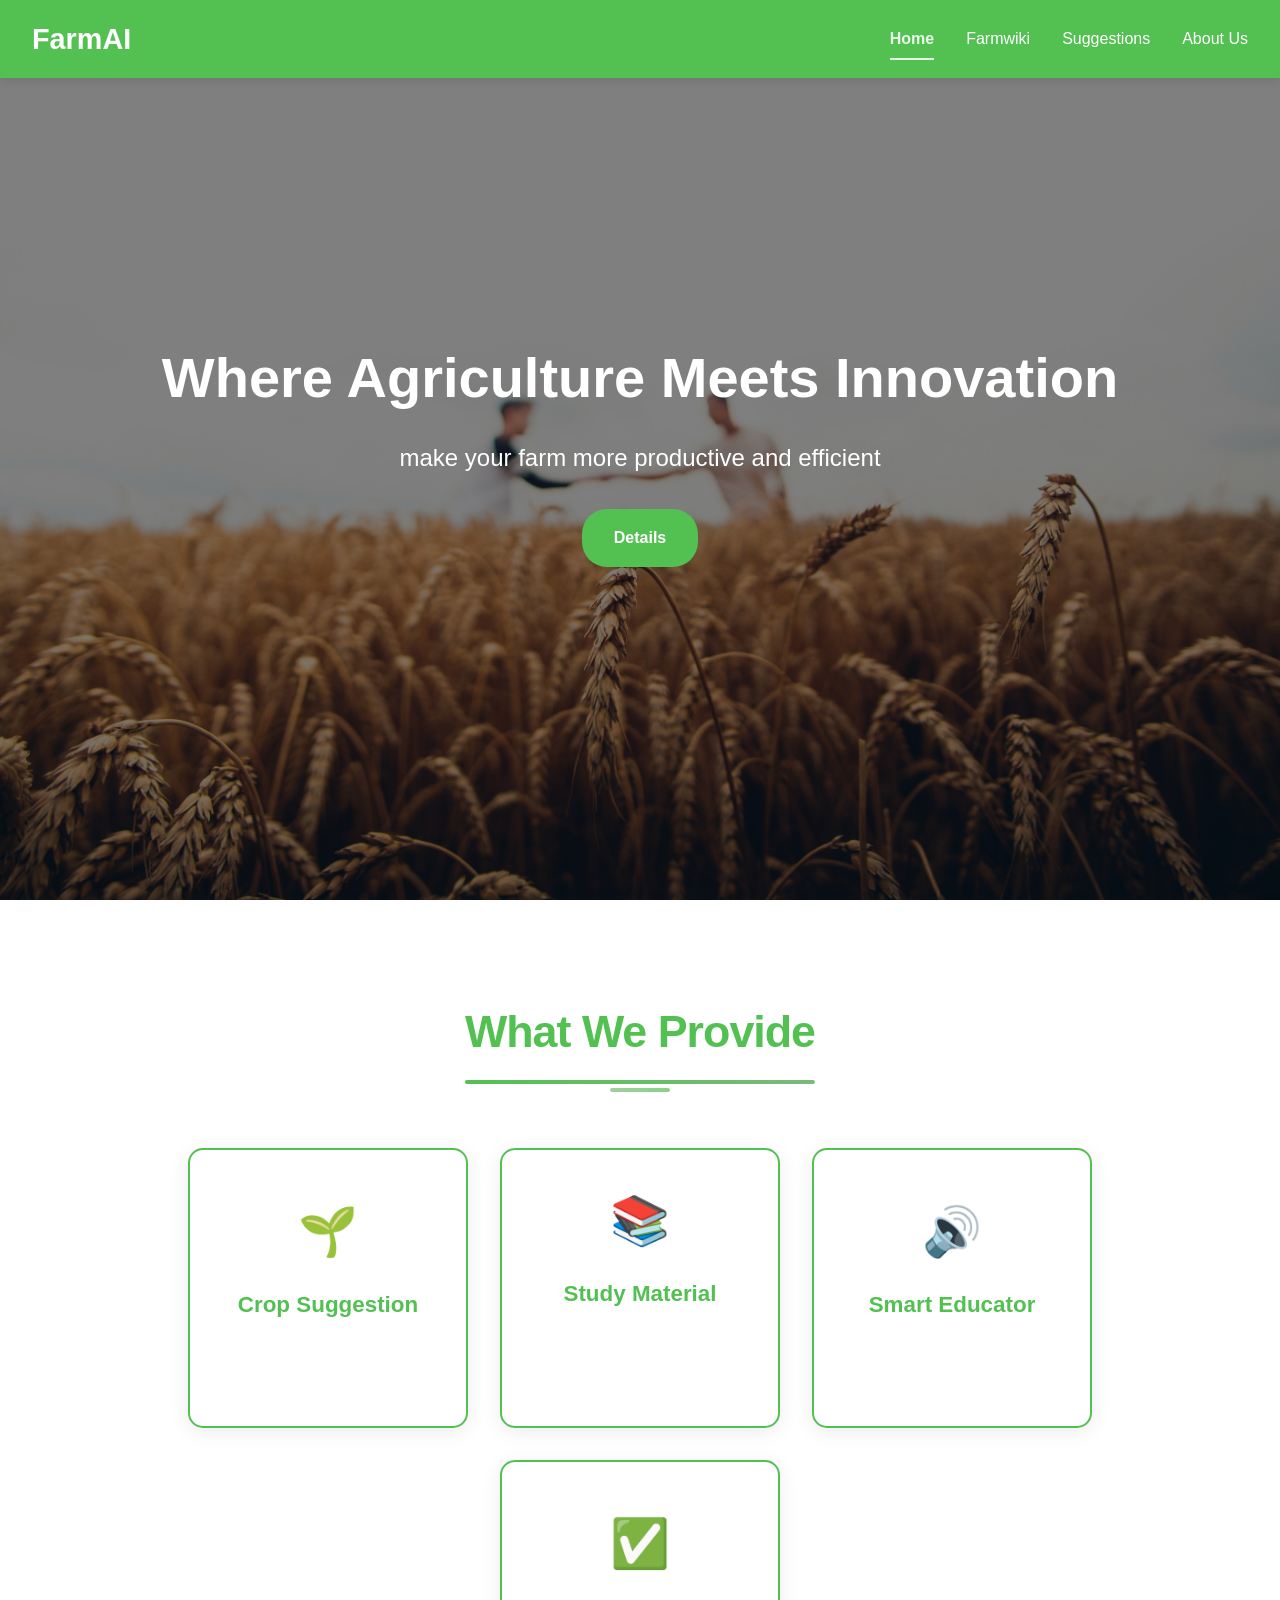
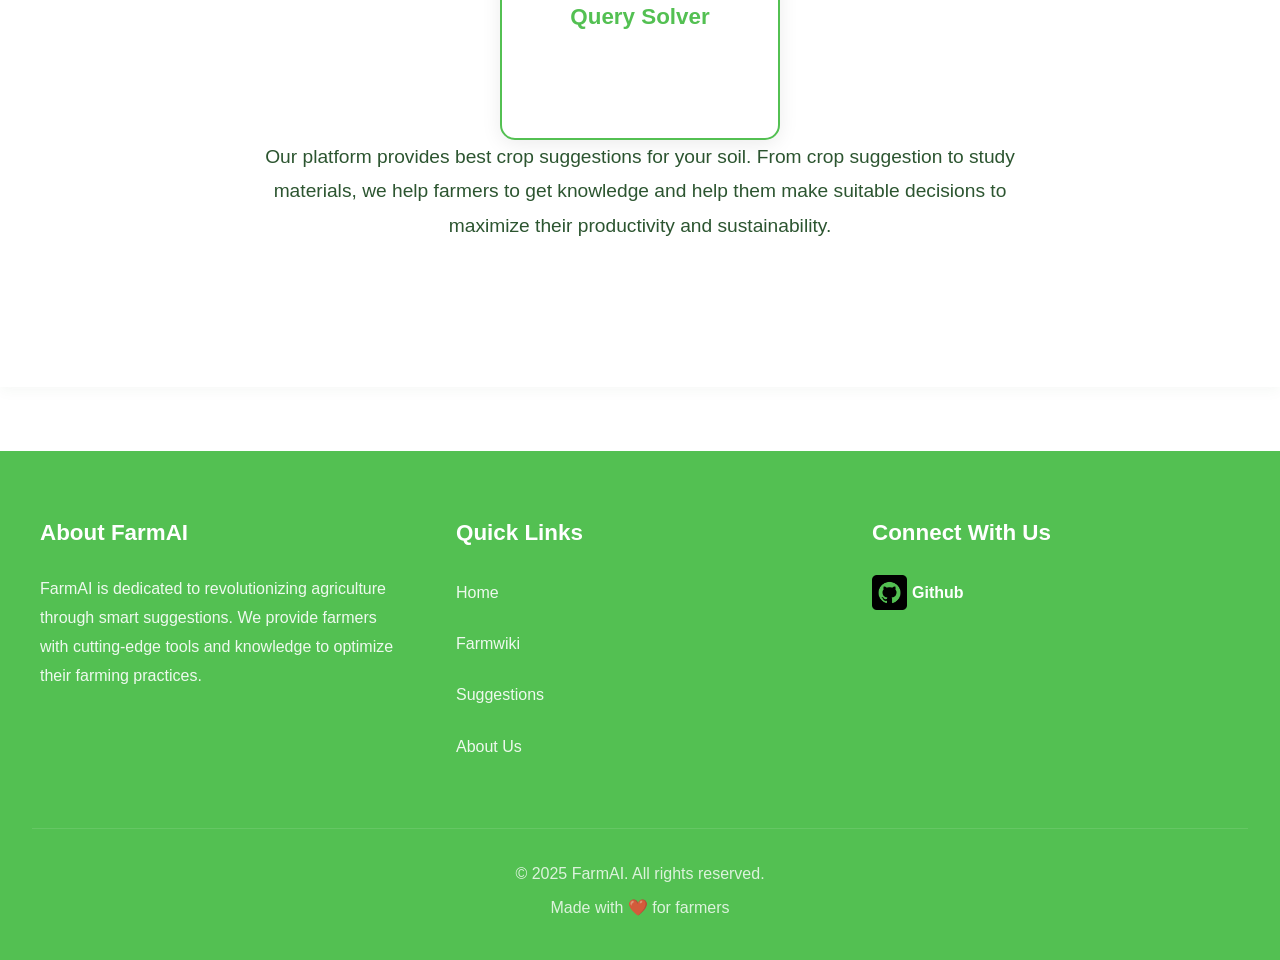
<file: index.html>
<!DOCTYPE html>
<html lang="en">
<head>
    <meta charset="UTF-8">
    <meta name="viewport" content="width=device-width, initial-scale=1.0">
    <title>FarmAI - for the Farmers</title>
    <link rel="stylesheet" href="styles.css">
</head>
<body>
    <nav class="navbar">
        <h1>FarmAI</h1>
        <div style="display: flex; align-items: center;">
            <ul class="nav-links">
                <li><a href="index.html" class="active">Home</a></li>
                <li><a href="farmwiki.html">Farmwiki</a></li>
                <li><a href="suggestions.html">Suggestions</a></li>
                <li><a href="aboutus.html">About Us</a></li>
            </ul>
            <button class="mobile-menu-btn">
                <span></span>
                <span></span>
                <span></span>
            </button>
        </div>
    </nav>

    <section class="hero">
        <h1>Where Agriculture Meets Innovation</h1>
        <p>make your farm more productive and efficient</p>
        <a href="#what-we-provide" class="cta-button">Details</a>
    </section>

    <section class="content-section" id="what-we-provide">
        <h2>What We Provide</h2>
        <div class="box-container">
            <div class="box-row">
                <div class="box">
                    <div class="box-content">
                        <div class="box-icon">🌱</div>
                        <h3>Crop Suggestion</h3>
                        <p>Best crop suggestion for your soil type</p>
                    </div>
                </div>
                <div class="box">
                    <div class="box-content">
                        <div class="box-icon">📚</div>
                        <h3>Study Material</h3>
                        <p>High quality brief study material to get you educated about your work</p>
                    </div>
                </div>
                <div class="box">
                    <div class="box-content">
                        <div class="box-icon">🔊</div>
                        <h3>Smart Educator</h3>
                        <p>Text to speech feature to make your study sessions interactive</p>
                    </div>
                </div>
                <div class="box">
                    <div class="box-content">
                        <div class="box-icon">✅</div>
                        <h3>Query Solver</h3>
                        <p>Interative chat bot to help solve your problems</p>
                    </div>
                </div>
            </div>
        </div>
        <div class="intro-text">
            <p>Our platform provides best crop suggestions for your soil. From crop suggestion to study materials, we help farmers to get knowledge and help them make suitable decisions to maximize their productivity and sustainability.</p>
        </div>
    </section>

    <script>
        // Mobile menu functionality
        const mobileMenuBtn = document.querySelector('.mobile-menu-btn');
        const navLinks = document.querySelector('.nav-links');
        
        mobileMenuBtn.addEventListener('click', () => {
            mobileMenuBtn.classList.toggle('active');
            navLinks.classList.toggle('active');
        });
    </script>

    <script src="script.js"></script>

    <footer class="footer">
        <div class="footer-content">
            <div class="footer-section">
                <h3>About FarmAI</h3>
                <p>FarmAI is dedicated to revolutionizing agriculture through smart suggestions. We provide farmers with cutting-edge tools and knowledge to optimize their farming practices.</p>
            </div>
            <div class="footer-section">
                <h3>Quick Links</h3>
                <ul class="footer-links">
                    <li><a href="index.html">Home</a></li>
                    <li><a href="farmwiki.html">Farmwiki</a></li>
                    <li><a href="suggestions.html">Suggestions</a></li>
                    <li><a href="aboutus.html">About Us</a></li>
                </ul>
            </div>
            <div class="footer-section">
                <h3>Connect With Us</h3>
                <a href="https://github.com/s8tn2546/Hackathon" target="_blank"><div class="social-links">
                    <img src="github.png" width="35px" height="35px" target="__blank">
                    <h4 id="gitHub">Github</h4>
                </div></a>
            </div>
        </div>
        <div class="footer-bottom">
            <p>&copy; 2025 FarmAI. All rights reserved.</p>
            <p>Made with ❤️ for farmers</p>
        </div>
    </footer>
</body>
</html>
</file>
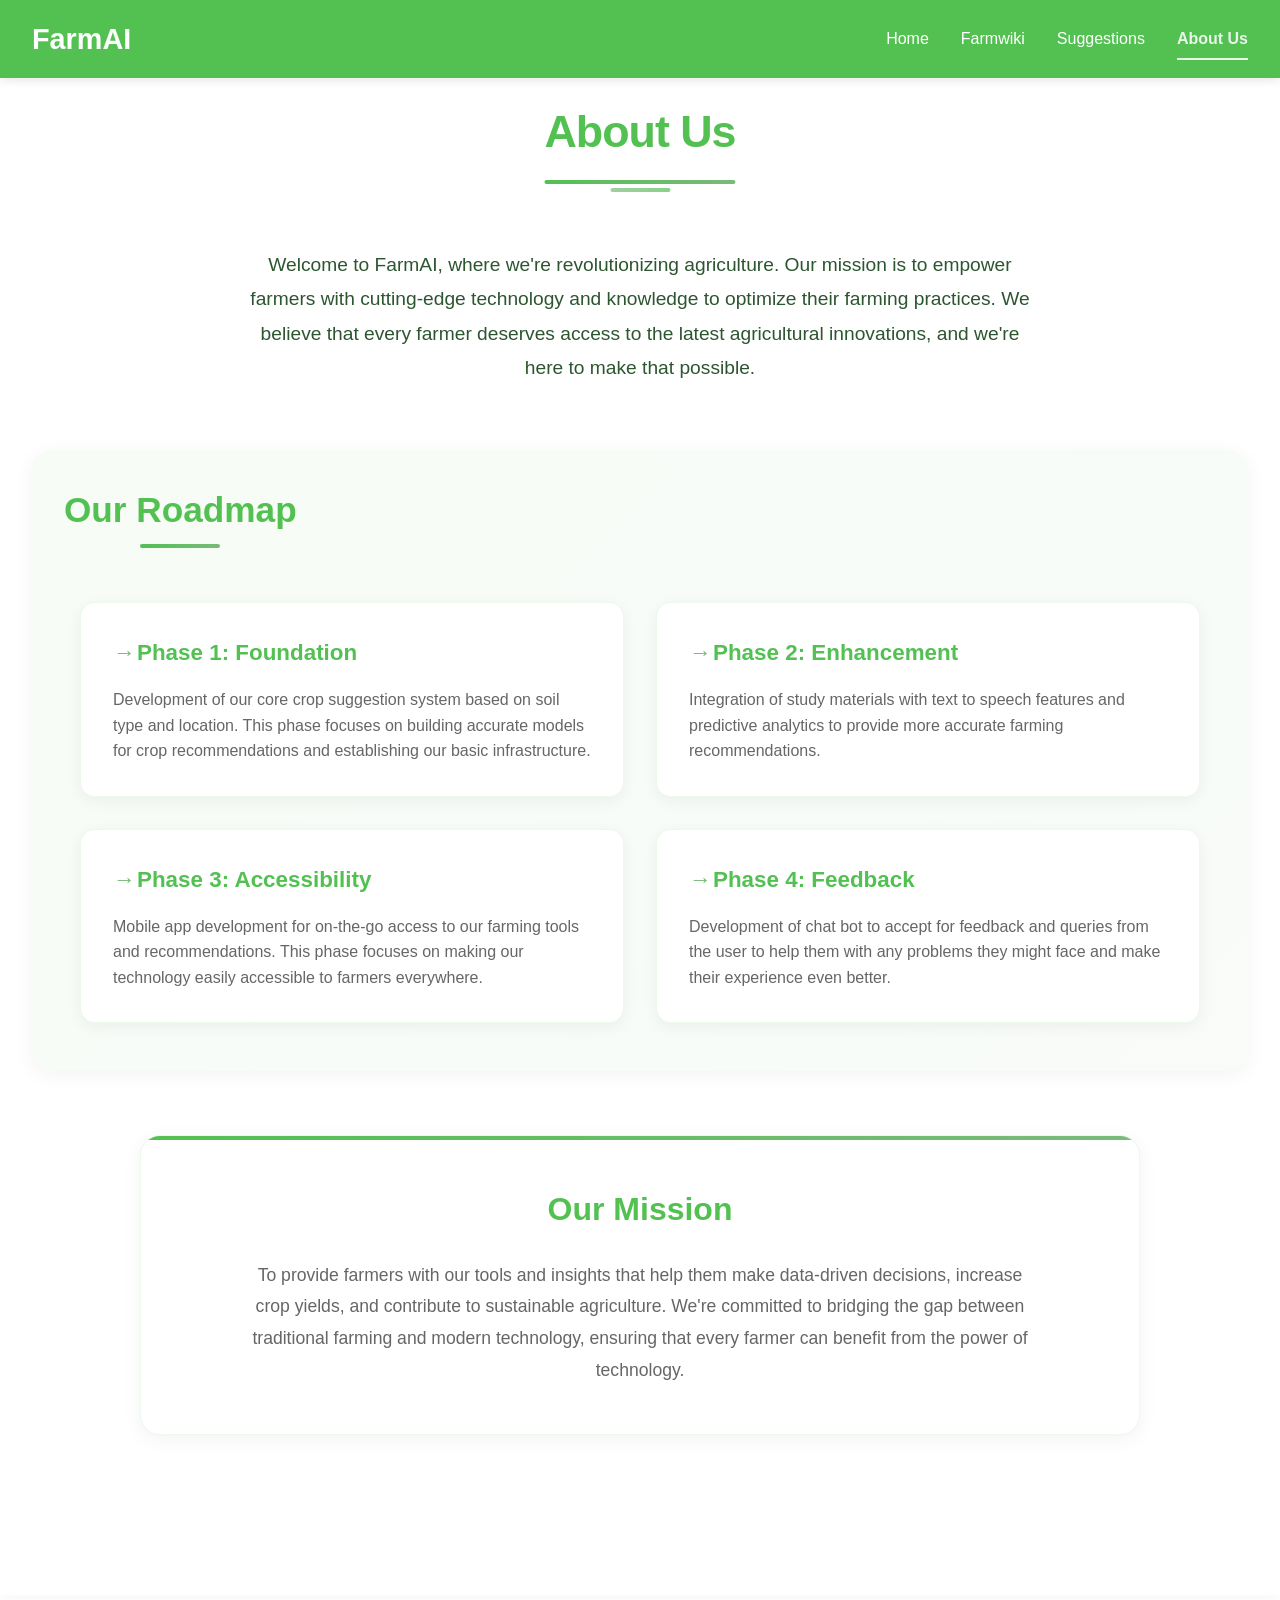
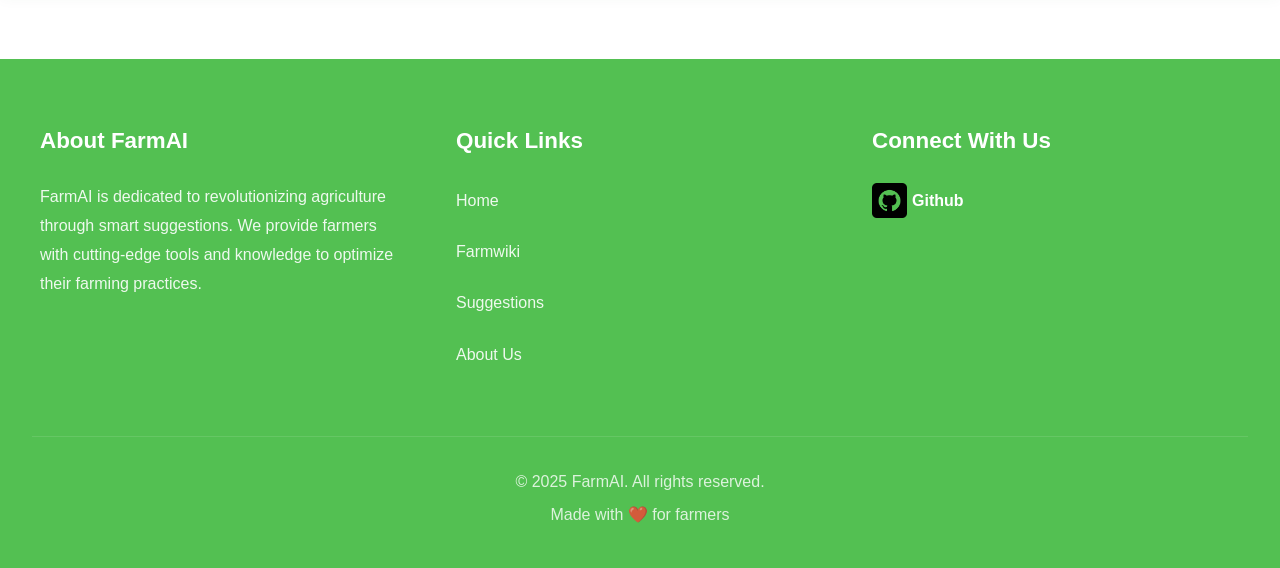
<file: aboutus.html>
<!DOCTYPE html>
<html lang="en">
<head>
    <meta charset="UTF-8">
    <meta name="viewport" content="width=device-width, initial-scale=1.0">
    <title>FarmAI - About Us</title>
    <link rel="stylesheet" href="styles.css">
</head>
<body>
    <nav class="navbar">
        <h1>FarmAI</h1>
        <div style="display: flex; align-items: center;">
            <ul class="nav-links">
                <li><a href="index.html">Home</a></li>
                <li><a href="farmwiki.html">Farmwiki</a></li>
                <li><a href="suggestions.html">Suggestions</a></li>
                <li><a href="aboutus.html" class="active">About Us</a></li>
            </ul>
            <button class="mobile-menu-btn">
                <span></span>
                <span></span>
                <span></span>
            </button>
        </div>
    </nav>

    <section class="content-section">
        <h2>About Us</h2>
        <div class="intro-text">
            <p>Welcome to FarmAI, where we're revolutionizing agriculture. Our mission is to empower farmers with cutting-edge technology and knowledge to optimize their farming practices. We believe that every farmer deserves access to the latest agricultural innovations, and we're here to make that possible.</p>
        </div>

        <div class="roadmap-section">
            <h3>Our Roadmap</h3>
            <div class="roadmap-container">
                <div class="roadmap-content">
                    <h4>Phase 1: Foundation</h4>
                    <p>Development of our core crop suggestion system based on soil type and location. This phase focuses on building accurate models for crop recommendations and establishing our basic infrastructure.</p>
                </div>
                <div class="roadmap-content">
                    <h4>Phase 2: Enhancement</h4>
                    <p>Integration of study materials with text to speech features and predictive analytics to provide more accurate farming recommendations.</p>
                </div>
                <div class="roadmap-content">
                    <h4>Phase 3: Accessibility</h4>
                    <p>Mobile app development for on-the-go access to our farming tools and recommendations. This phase focuses on making our technology easily accessible to farmers everywhere.</p>
                </div>
                <div class="roadmap-content">
                    <h4>Phase 4: Feedback</h4>
                    <p>Development of chat bot to accept for feedback and queries from the user to help them with any problems they might face and make their experience even better.</p>
                </div>
            </div>
        </div>

        <div class="mission-box">
            <h3>Our Mission</h3>
            <p>To provide farmers with our tools and insights that help them make data-driven decisions, increase crop yields, and contribute to sustainable agriculture. We're committed to bridging the gap between traditional farming and modern technology, ensuring that every farmer can benefit from the power of technology.</p>
        </div>
    </section>

    <script>
        // Mobile menu functionality
        const mobileMenuBtn = document.querySelector('.mobile-menu-btn');
        const navLinks = document.querySelector('.nav-links');
        
        mobileMenuBtn.addEventListener('click', () => {
            mobileMenuBtn.classList.toggle('active');
            navLinks.classList.toggle('active');
        });

        // Intersection Observer for roadmap animations
        const observer = new IntersectionObserver((entries) => {
            entries.forEach(entry => {
                if (entry.isIntersecting) {
                    entry.target.classList.add('visible');
                }
            });
        }, {
            threshold: 0.1
        });

        document.querySelectorAll('.roadmap-content').forEach((item) => {
            observer.observe(item);
        });
    </script>

    <!-- Footer -->
    <footer class="footer">
        <div class="footer-content">
            <div class="footer-section">
                <h3>About FarmAI</h3>
                <p>FarmAI is dedicated to revolutionizing agriculture through smart suggestions. We provide farmers with cutting-edge tools and knowledge to optimize their farming practices.</p>
            </div>
            <div class="footer-section">
                <h3>Quick Links</h3>
                <ul class="footer-links">
                    <li><a href="index.html">Home</a></li>
                    <li><a href="farmwiki.html">Farmwiki</a></li>
                    <li><a href="suggestions.html">Suggestions</a></li>
                    <li><a href="aboutus.html">About Us</a></li>
                </ul>
            </div>
            <div class="footer-section">
                <h3>Connect With Us</h3>
                <a href="https://github.com/s8tn2546/Hackathon" target="_blank"><div class="social-links">
                    <img src="github.png" width="35px" height="35px" target="__blank">
                    <h4 id="gitHub">Github</h4>
                </div></a>
            </div>
        </div>
        <div class="footer-bottom">
            <p>&copy; 2025 FarmAI. All rights reserved.</p>
            <p>Made with ❤️ for farmers</p>
        </div>
    </footer>
</body>
</html>
</file>
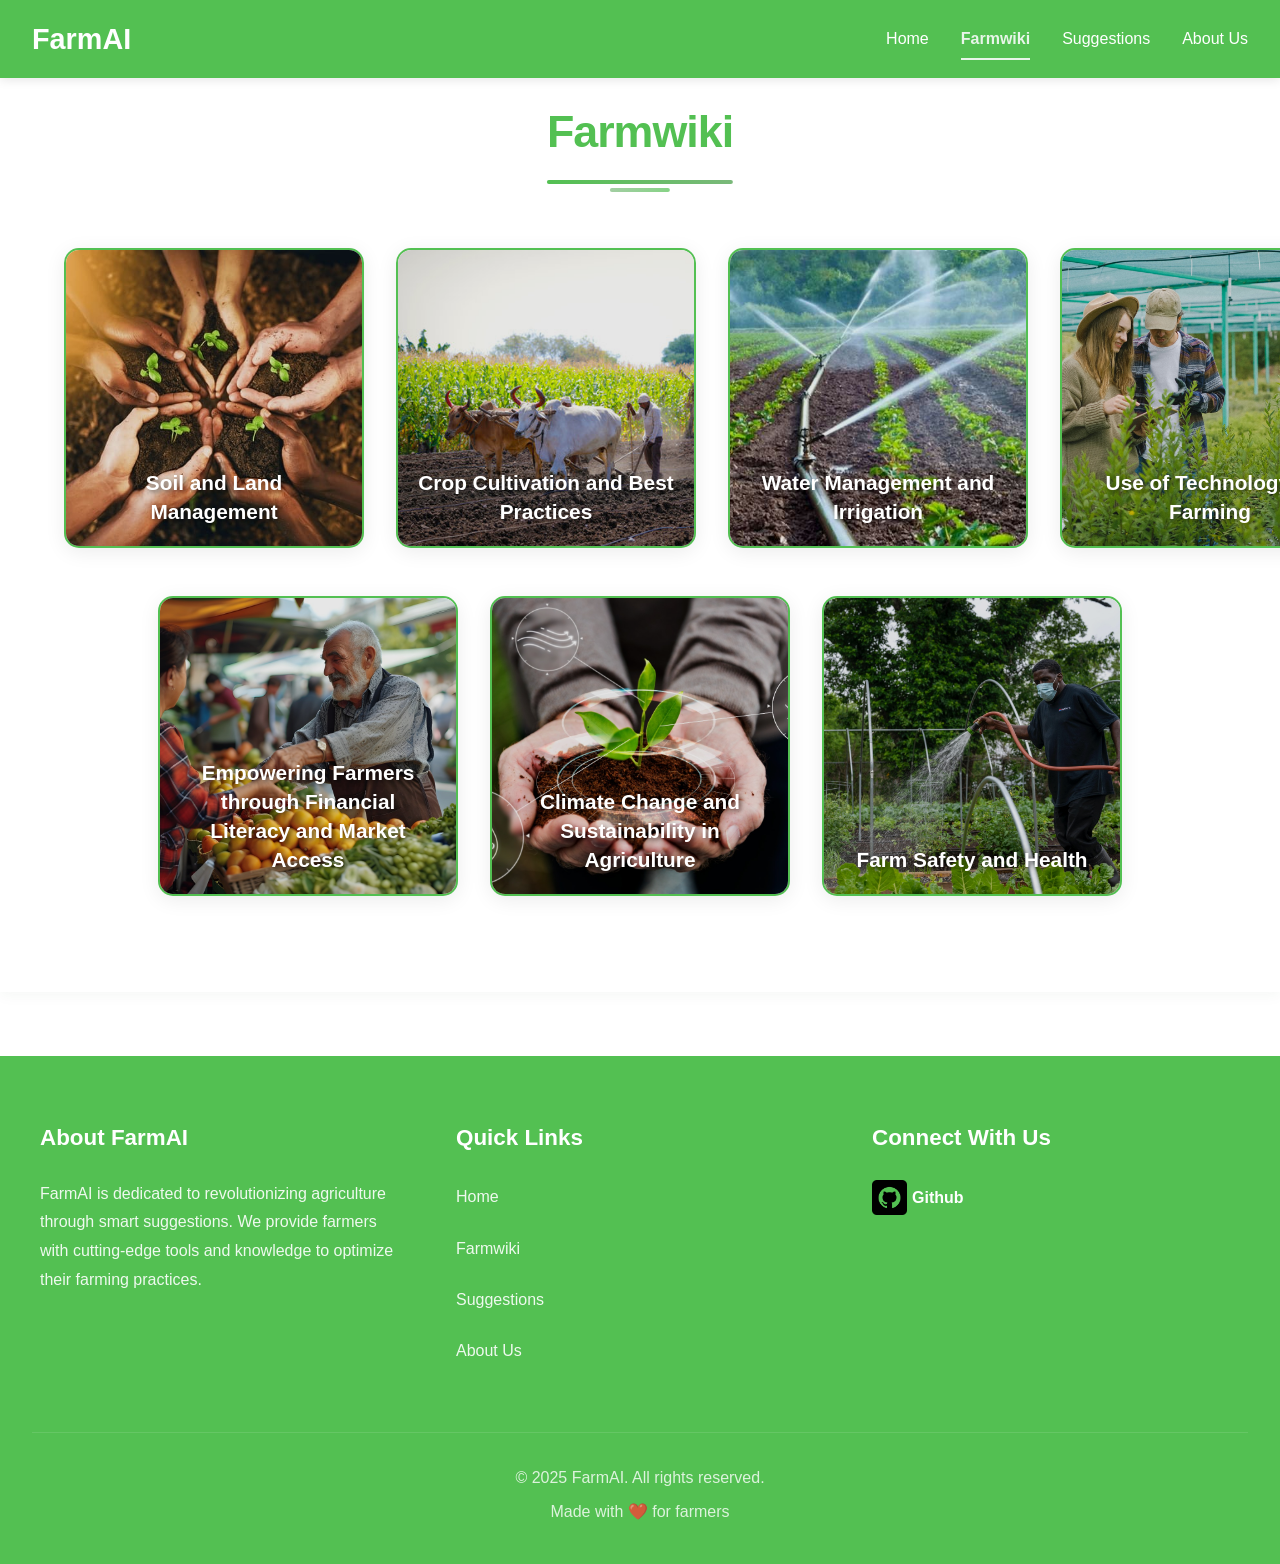
<file: farmwiki.html>
<!DOCTYPE html>
<html lang="en">
<head>
    <meta charset="UTF-8">
    <meta name="viewport" content="width=device-width, initial-scale=1.0">
    <title>FarmAI - Farmwiki</title>
    <link rel="stylesheet" href="styles.css">
</head>
<body>
    <nav class="navbar">
        <h1>FarmAI</h1>
        <div style="display: flex; align-items: center;">
            <ul class="nav-links">
                <li><a href="index.html">Home</a></li>
                <li><a href="farmwiki.html" class="active">Farmwiki</a></li>
                <li><a href="suggestions.html">Suggestions</a></li>
                <li><a href="aboutus.html">About Us</a></li>
            </ul>
            <button class="mobile-menu-btn">
                <span></span>
                <span></span>
                <span></span>
            </button>
        </div>
    </nav>

    <section class="content-section">
        <h2>Farmwiki</h2>
        <div class="wiki-container">
            <div class="wiki-row">
                <a href="wiki/soil-management.html" class="box">
                    <img src="Soil and land management.jpg" alt="Soil and Land Management">
                    <div class="box-overlay"></div>
                    <h3>Soil and Land Management</h3>
                </a>
                <a href="wiki/crop-cultivation.html" class="box">
                    <img src="Crop cultivation and best practices.jpg" alt="Crop Cultivation and Best Practices">
                    <div class="box-overlay"></div>
                    <h3>Crop Cultivation and Best Practices</h3>
                </a>
                <a href="wiki/water-management.html" class="box">
                    <img src="Water management and irrigation.jpg" alt="Water Management and Irrigation">
                    <div class="box-overlay"></div>
                    <h3>Water Management and Irrigation</h3>
                </a>
                <a href="wiki/farming-technology.html" class="box">
                    <img src="Use of technology in farming.jpg" alt="Use of Technology in Farming">
                    <div class="box-overlay"></div>
                    <h3>Use of Technology in Farming</h3>
                </a>
            </div>
            <div class="wiki-row">
                <a href="wiki/financial-literacy.html" class="box">
                    <img src="Empowering farmers through financial literacy and Market access.jpg" alt="Empowering Farmers through Financial Literacy and Market Access">
                    <div class="box-overlay"></div>
                    <h3>Empowering Farmers through Financial Literacy and Market Access</h3>
                </a>
                <a href="wiki/climate-sustainability.html" class="box">
                    <img src="Climate change and sustainability in agriculture.jpg" alt="Climate Change and Sustainability in Agriculture">
                    <div class="box-overlay"></div>
                    <h3>Climate Change and Sustainability in Agriculture</h3>
                </a>
                <a href="wiki/farm-safety.html" class="box">
                    <img src="Farm safety and health.jpg" alt="Farm Safety and Health">
                    <div class="box-overlay"></div>
                    <h3>Farm Safety and Health</h3>
                </a>
            </div>
        </div>
    </section>

    <script>
        // Mobile menu functionality
        const mobileMenuBtn = document.querySelector('.mobile-menu-btn');
        const navLinks = document.querySelector('.nav-links');
        
        mobileMenuBtn.addEventListener('click', () => {
            mobileMenuBtn.classList.toggle('active');
            navLinks.classList.toggle('active');
        });

        // Intersection Observer for box animations
        const observer = new IntersectionObserver((entries) => {
            entries.forEach(entry => {
                if (entry.isIntersecting) {
                    entry.target.classList.add('visible');
                }
            });
        }, {
            threshold: 0.1
        });

        document.querySelectorAll('.box').forEach((box) => {
            observer.observe(box);
        });
    </script>

    <!-- Footer -->
    <footer class="footer">
        <div class="footer-content">
            <div class="footer-section">
                <h3>About FarmAI</h3>
                <p>FarmAI is dedicated to revolutionizing agriculture through smart suggestions. We provide farmers with cutting-edge tools and knowledge to optimize their farming practices.</p>
            </div>
            <div class="footer-section">
                <h3>Quick Links</h3>
                <ul class="footer-links">
                    <li><a href="index.html">Home</a></li>
                    <li><a href="farmwiki.html">Farmwiki</a></li>
                    <li><a href="suggestions.html">Suggestions</a></li>
                    <li><a href="aboutus.html">About Us</a></li>
                </ul>
            </div>
            <div class="footer-section">
                <h3>Connect With Us</h3>
                <a href="https://github.com/s8tn2546/Hackathon" target="_blank"><div class="social-links">
                    <img src="github.png" width="35px" height="35px" target="__blank">
                    <h4 id="gitHub">Github</h4>
                </div></a>
            </div>
        </div>
        <div class="footer-bottom">
            <p>&copy; 2025 FarmAI. All rights reserved.</p>
            <p>Made with ❤️ for farmers</p>
        </div>
    </footer>
</body>
</html>
</file>
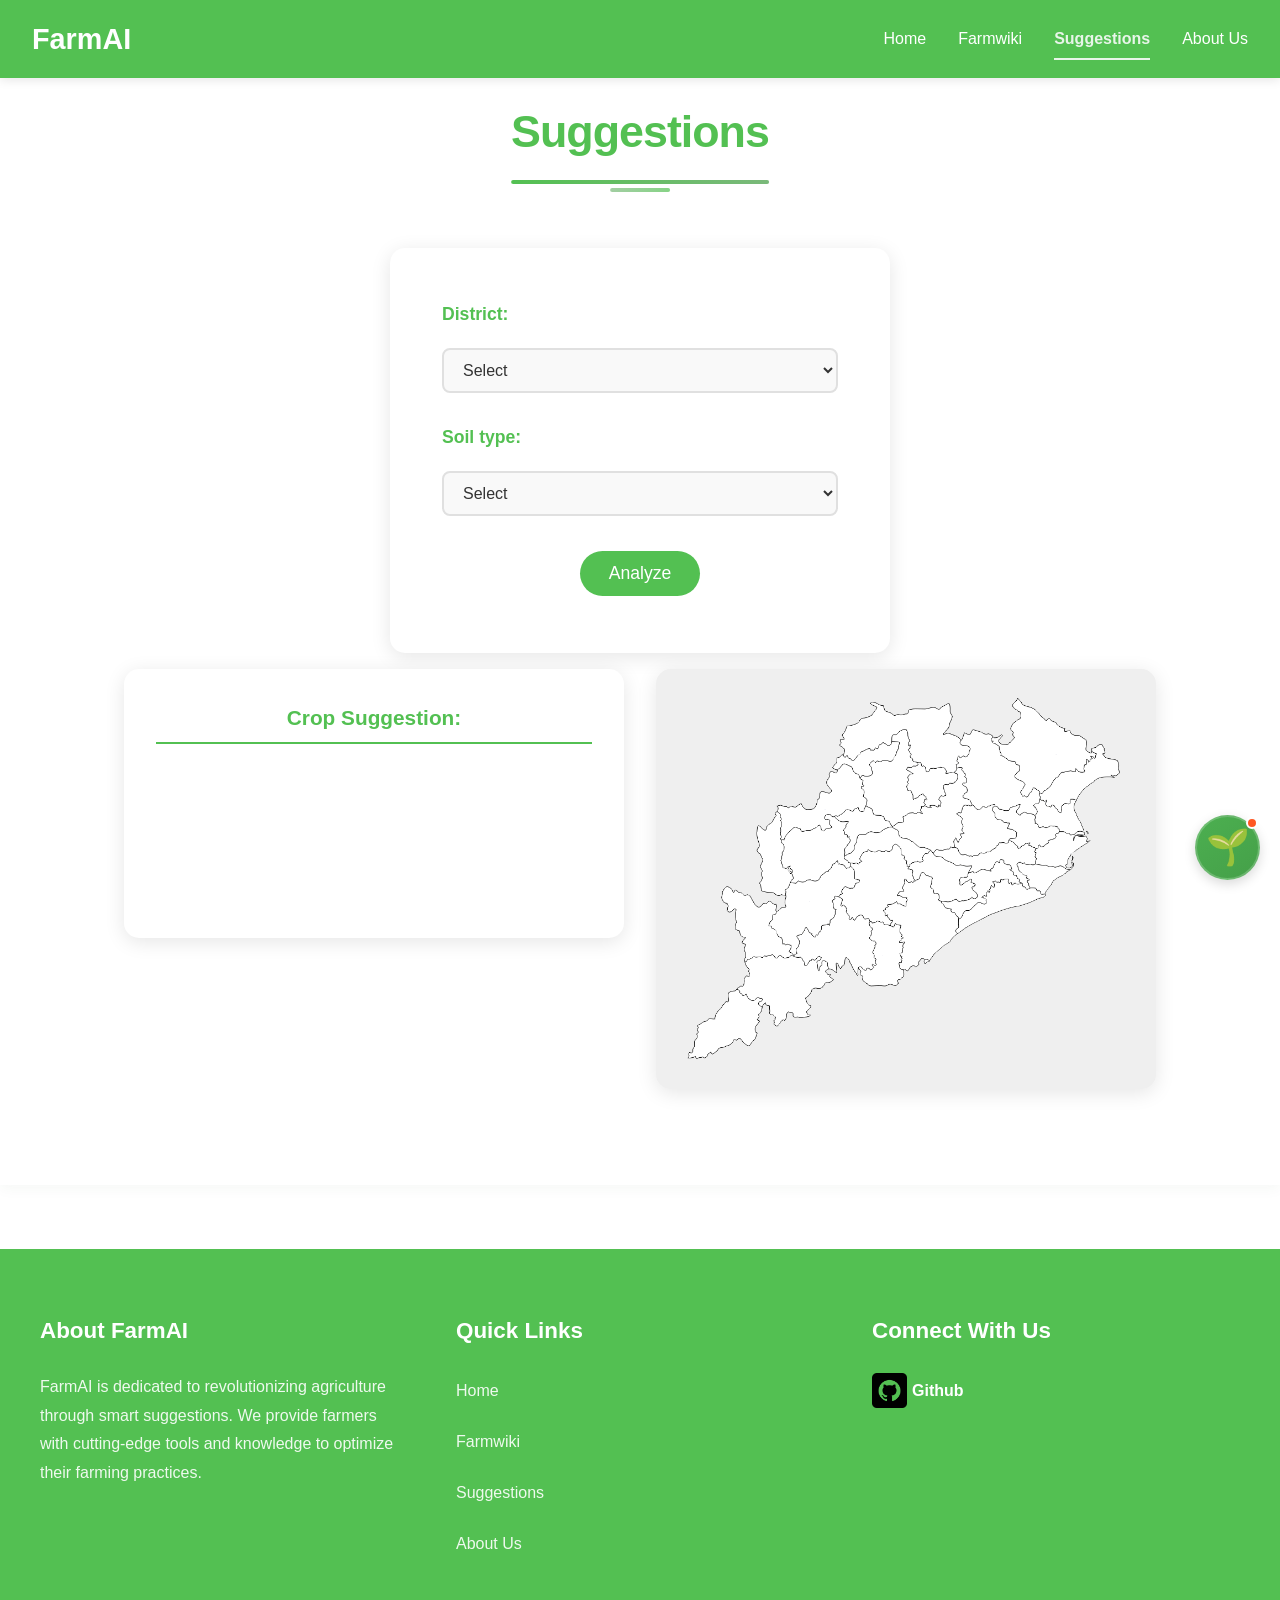
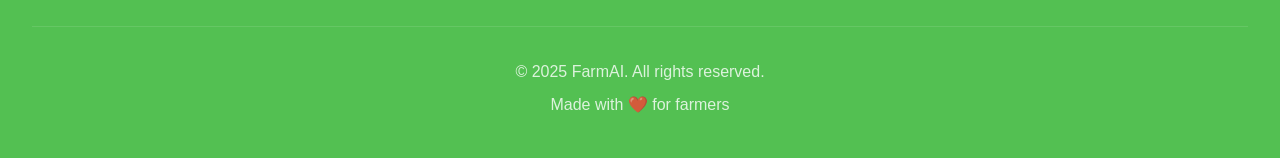
<file: suggestions.html>
<!DOCTYPE html>
<html lang="en">
<head>
    <meta charset="UTF-8">
    <meta name="viewport" content="width=device-width, initial-scale=1.0">
    <title>FarmAI - Suggestions</title>
    <link rel="stylesheet" href="styles.css">
</head>
<body>
    <nav class="navbar">
        <h1>FarmAI</h1>
        <div style="display: flex; align-items: center;">
            <ul class="nav-links">
                <li><a href="index.html">Home</a></li>
                <li><a href="farmwiki.html">Farmwiki</a></li>
                <li><a href="suggestions.html" class="active">Suggestions</a></li>
                <li><a href="aboutus.html">About Us</a></li>
            </ul>
            <button class="mobile-menu-btn">
                <span></span>
                <span></span>
                <span></span>
            </button>
        </div>
    </nav>

    <main>
        <section class="content-section" id="mainSuggestion">
            <h2>Suggestions</h2>
            <div id="inputBox">
    
                <label for="district" class="labels">District:</label>
                <select name="district" id="states" class="options">
    
                    <option value="select" disabled selected value>Select</option>
                    <option value="Angul">Angul</option>
                    <option value="Bargarh">Bargarh</option>
                    <option value="Bhadrak">Bhadrak</option>
                    <option value="Balasore">Balasore</option>
                    <option value="Balangir">Balangir</option>
                    <option value="Boudh">Boudh</option>
                    <option value="Cuttack">Cuttack</option>
                    <option value="Debagarh">Debagarh</option>
                    <option value="Dhenkanal">Dhenkanal</option>
                    <option value="Gajapati">Gajapati</option>
                    <option value="Ganjam">Ganjam</option>
                    <option value="Jagatsinghpur">Jagatsinghpur</option>
                    <option value="Jajpur">Jajpur</option>
                    <option value="Jharsuguda">Jharsuguda</option>
                    <option value="Kalahandi">Kalahandi</option>
                    <option value="Kandhamal">Kandhamal</option>
                    <option value="Kendrapara">Kendrapara</option>
                    <option value="Keonjhar">Keonjhar</option>
                    <option value="Khordha">Khordha</option>
                    <option value="Koraput">Koraput</option>
                    <option value="Malkangiri">Malkangiri</option>
                    <option value="Mayurbhanj">Mayurbhanj</option>
                    <option value="Nuapada">Nuapada</option>
                    <option value="Nabarangpur">Nabarangpur</option>
                    <option value="Nayagarh">Nayagarh</option>
                    <option value="Puri">Puri</option>
                    <option value="Rayagada">Rayagada</option>
                    <option value="Sambalpur">Sambalpur</option>
                    <option value="Subarnapur">Subarnapur</option>
                    <option value="Sundergarh">Sundergarh</option>
                    
                </select>
    
                <label for="soil" class="labels">Soil type:</label>
                <select name="soil" id="soils" class="options">
    
                    <option value="select" disabled selected value>Select</option>
                    <option value="Alluvial Soil">Alluvial Soil</option>
                    <option value="Black Cotton Soil">Black Cotton Soil</option>
                    <option value="Red & Yellow Soil">Red & Yellow Soil</option>
                    <option value="Laterite Soil">Laterite Soil</option>
                    <option value="Mountainous or Forest Soil">Mountainous or Forest Soil</option>
                    <option value="Arid or Desert Soil">Arid or Desert Soil</option>
                    <option value="Saline and Alkaline Soil">Saline and Alkaline Soil</option>
                    <option value="Peaty and Marshy Soil">Peaty and Marshy Soil</option>
    
                </select>
    
                <button onclick="typeSearch()" id="submitBtn">Analyze</button>
                 
            </div>
    
            
    
            <div id="dashboard">
    
                <div id="suggestion">
                    <p id="heading">Crop Suggestion:</p>
                    <hr>
    
                    <p id="Cereal Crops" class="descHead"></p>
                    <p id="sugCereal Crops" class="descPara"></p>
    
                    <p id="Pulses" class="descHead"></p>
                    <p id="sugPulses" class="descPara"></p>
    
                    <p id="Oil Seeds" class="descHead"></p>
                    <p id="sugOil Seeds" class="descPara"></p>
    
                    <p id="Plantation Crops" class="descHead"></p>
                    <p id="sugPlantation Crops" class="descPara"></p>
    
                    <p id="Sugar & Fiber Crops" class="descHead"></p>
                    <p id="sugSugar & Fiber Crops" class="descPara"></p>
    
                    <p id="Fodder Crops" class="descHead"></p>
                    <p id="sugFodder Crops" class="descPara"></p>
    
                    <p id="Fruits & Vegetables" class="descHead"></p>
                    <p id="sugFruits & Vegetables" class="descPara"></p>
    
                </div>
    
                <div id="map">
                    <img src="OdishaMap/Odisha.png" type="image/png" width="500px" id="districtMap">
                </div>
    
            </div>
    
            <div id="chatbot-container" class="collapsed">
                <div class="chat-toggle" onclick="toggleChat()">
                    <span class="chat-icon">🌱</span>
                    <div class="notification-dot"></div>
                    <span class="close-icon">✕</span>
                </div>
                <div class="chat-box">
                    <div class="chat-header">
                        <h3><span class="header-icon">🌱</span> FarmAI Assistant</h3>
                        <button class="minimize-btn" onclick="toggleChat()">−</button>
                    </div>
                    <div class="chat-messages" id="chat-messages">
                        <div class="message bot">
                            Hello! I'm your FarmAI assistant. How can I help you with farming today?
                        </div>
                    </div>
                    <div class="chat-input">
                        <input type="text" id="user-input" placeholder="Type your farming question...">
                        <button onclick="sendMessage()">Send</button>
                    </div>
                </div>

            </div>
        </section>
    </main>
    

    
    <script>
        // Mobile menu functionality
        const mobileMenuBtn = document.querySelector('.mobile-menu-btn');
        const navLinks = document.querySelector('.nav-links');
        
        mobileMenuBtn.addEventListener('click', () => {
            mobileMenuBtn.classList.toggle('active');
            navLinks.classList.toggle('active');
        });
    </script>

    <!-- Footer -->
    <footer class="footer">
        <div class="footer-content">
            <div class="footer-section">
                <h3>About FarmAI</h3>
                <p>FarmAI is dedicated to revolutionizing agriculture through smart suggestions. We provide farmers with cutting-edge tools and knowledge to optimize their farming practices.</p>
            </div>
            <div class="footer-section">
                <h3>Quick Links</h3>
                <ul class="footer-links">
                    <li><a href="index.html">Home</a></li>
                    <li><a href="farmwiki.html">Farmwiki</a></li>
                    <li><a href="suggestions.html">Suggestions</a></li>
                    <li><a href="aboutus.html">About Us</a></li>
                </ul>
            </div>
            <div class="footer-section">
                <h3>Connect With Us</h3>
                <a href="https://github.com/s8tn2546/Hackathon" target="_blank"><div class="social-links">
                    <img src="github.png" width="35px" height="35px" target="__blank">
                    <h4 id="gitHub">Github</h4>
                </div></a>
            </div>
        </div>
        <div class="footer-bottom">
            <p>&copy; 2025 FarmAI. All rights reserved.</p>
            <p>Made with ❤️ for farmers</p>
        </div>
    </footer>

    <script src="function.js"></script>
    <script src="https://ai.google.dev/api/js"></script>

</body>
</html>
</file>
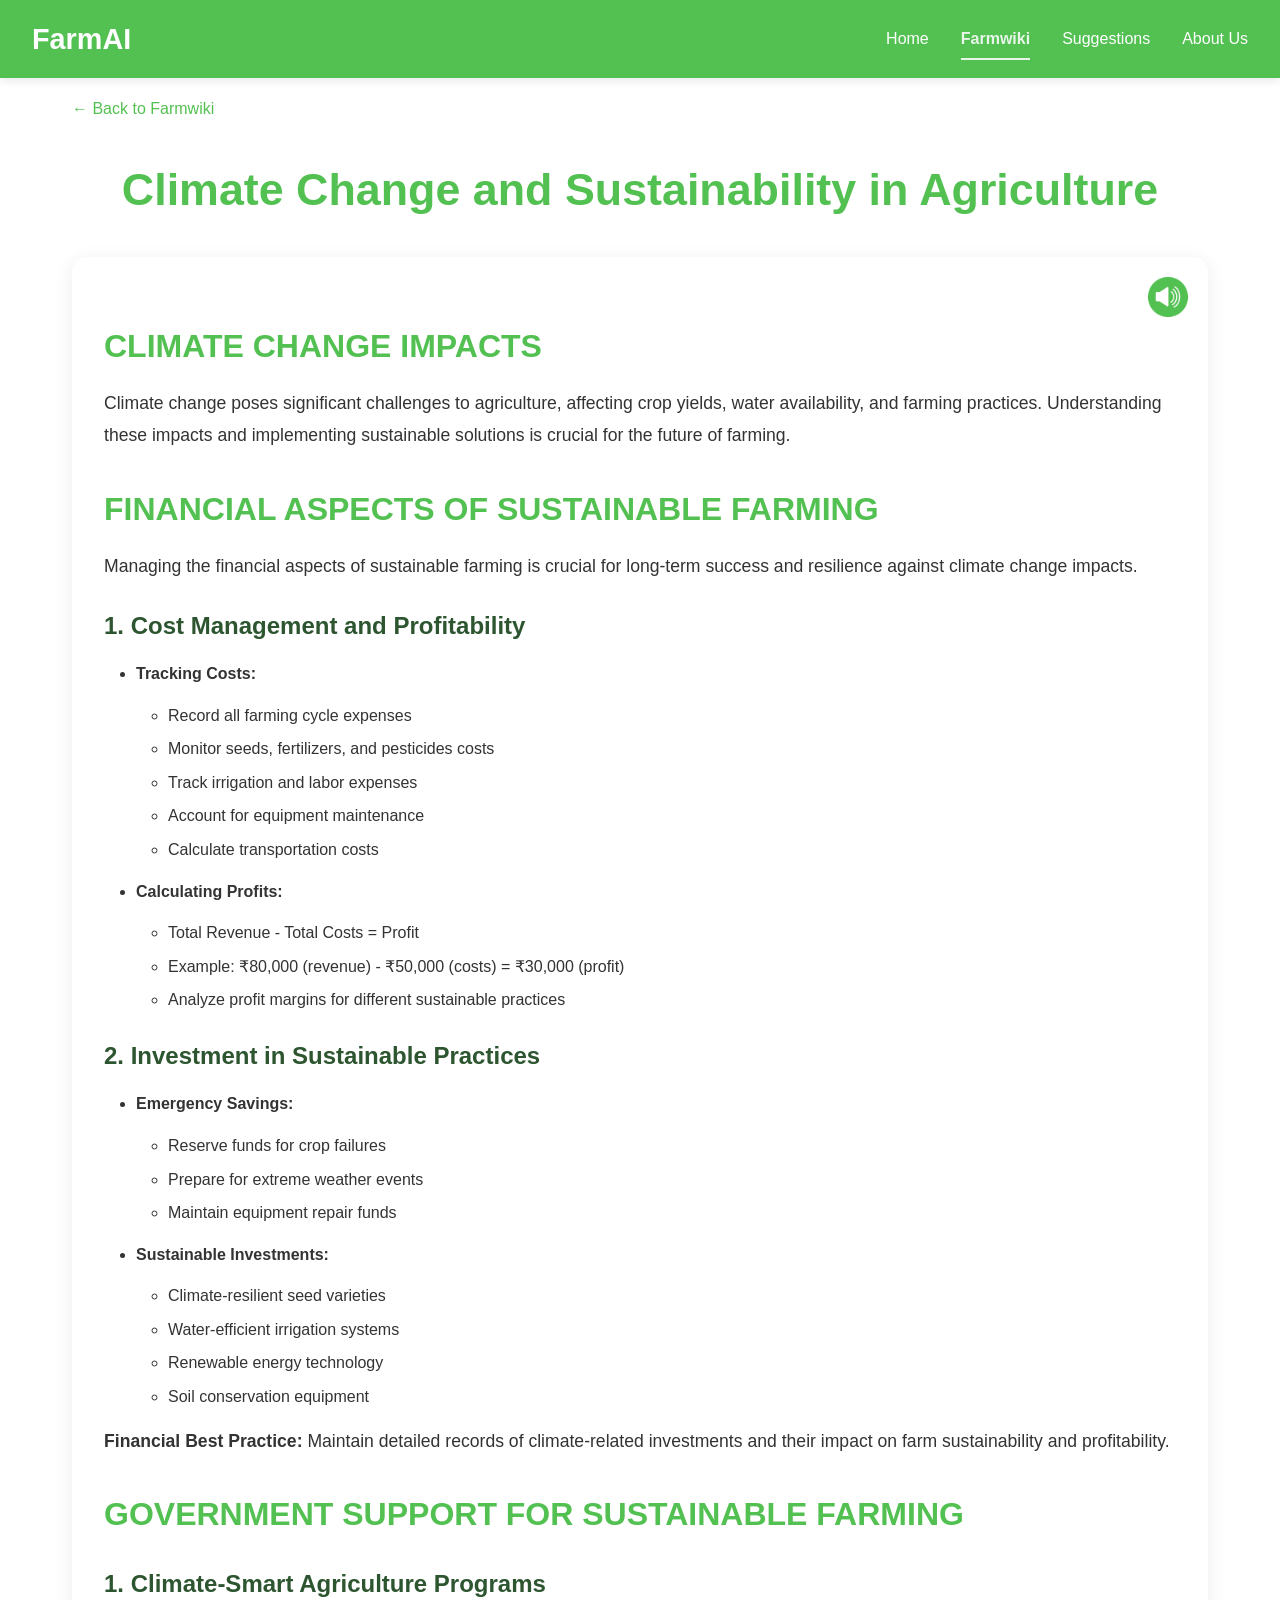
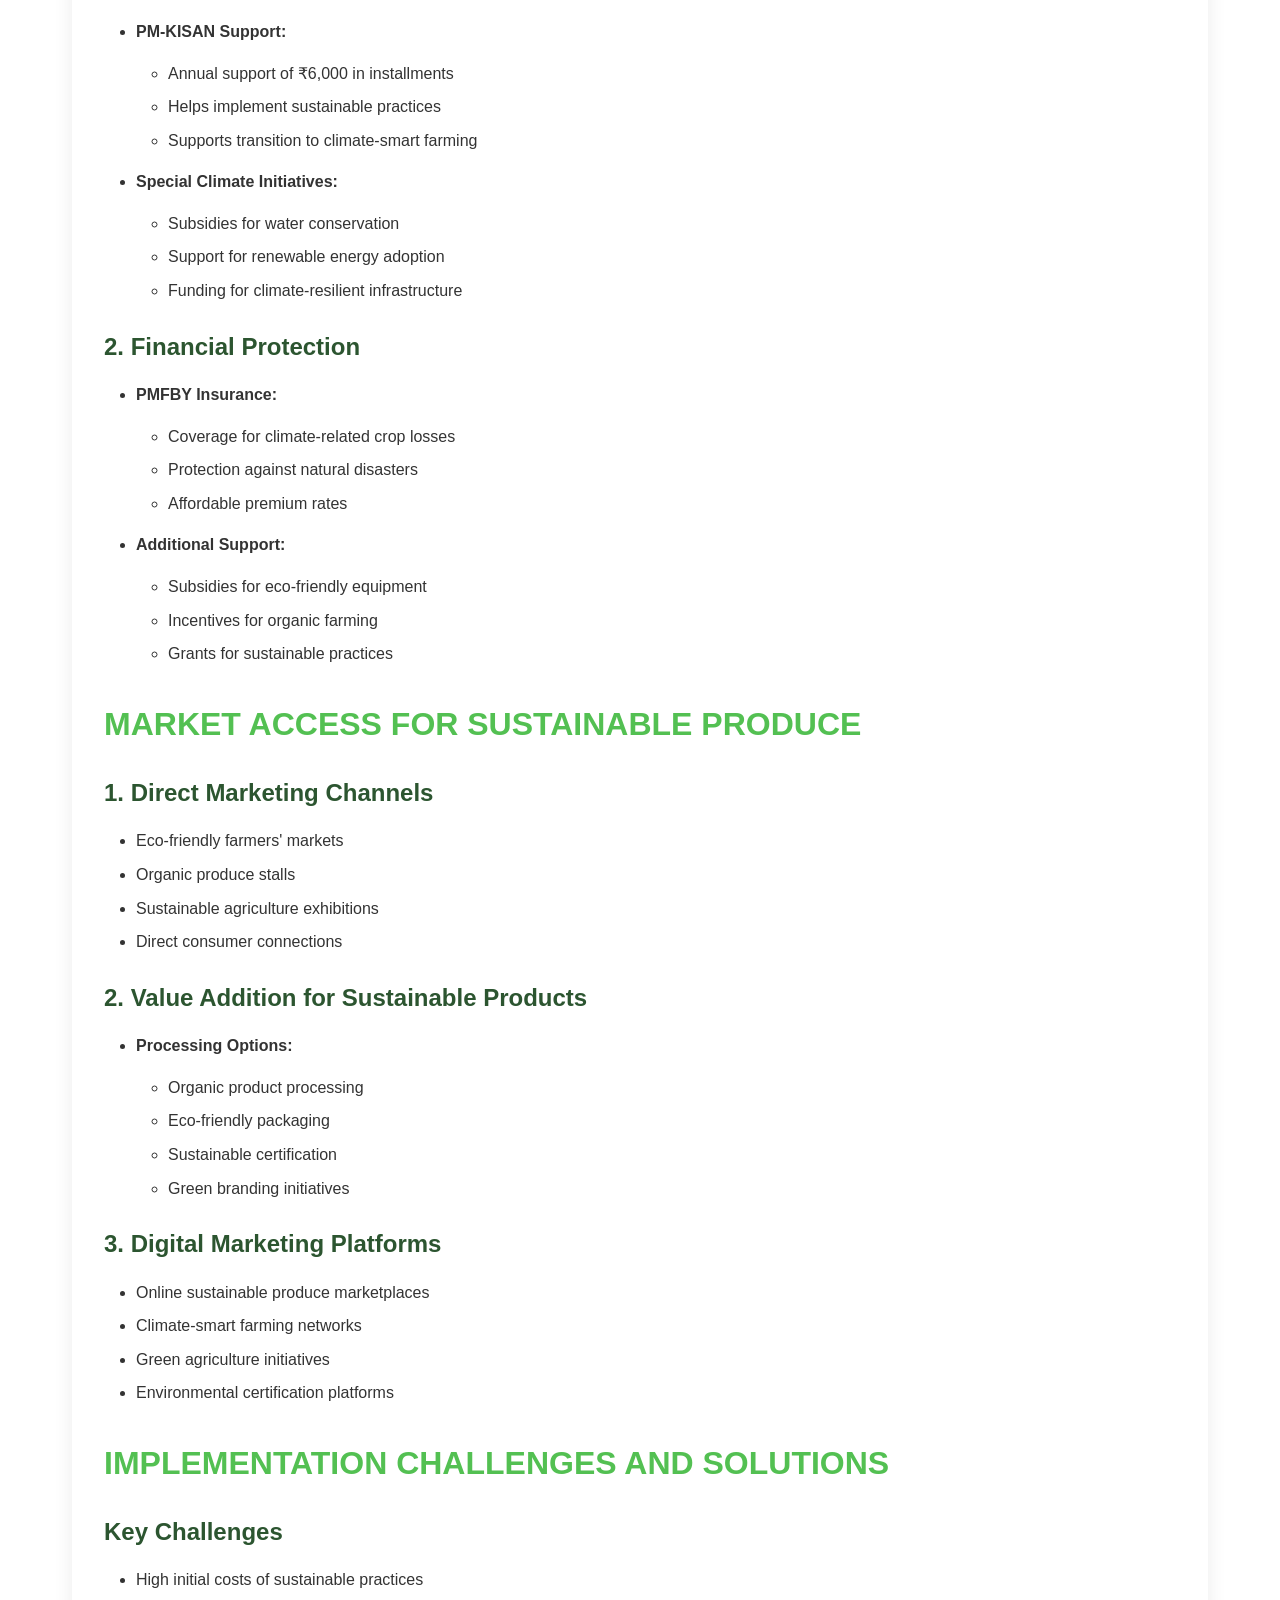
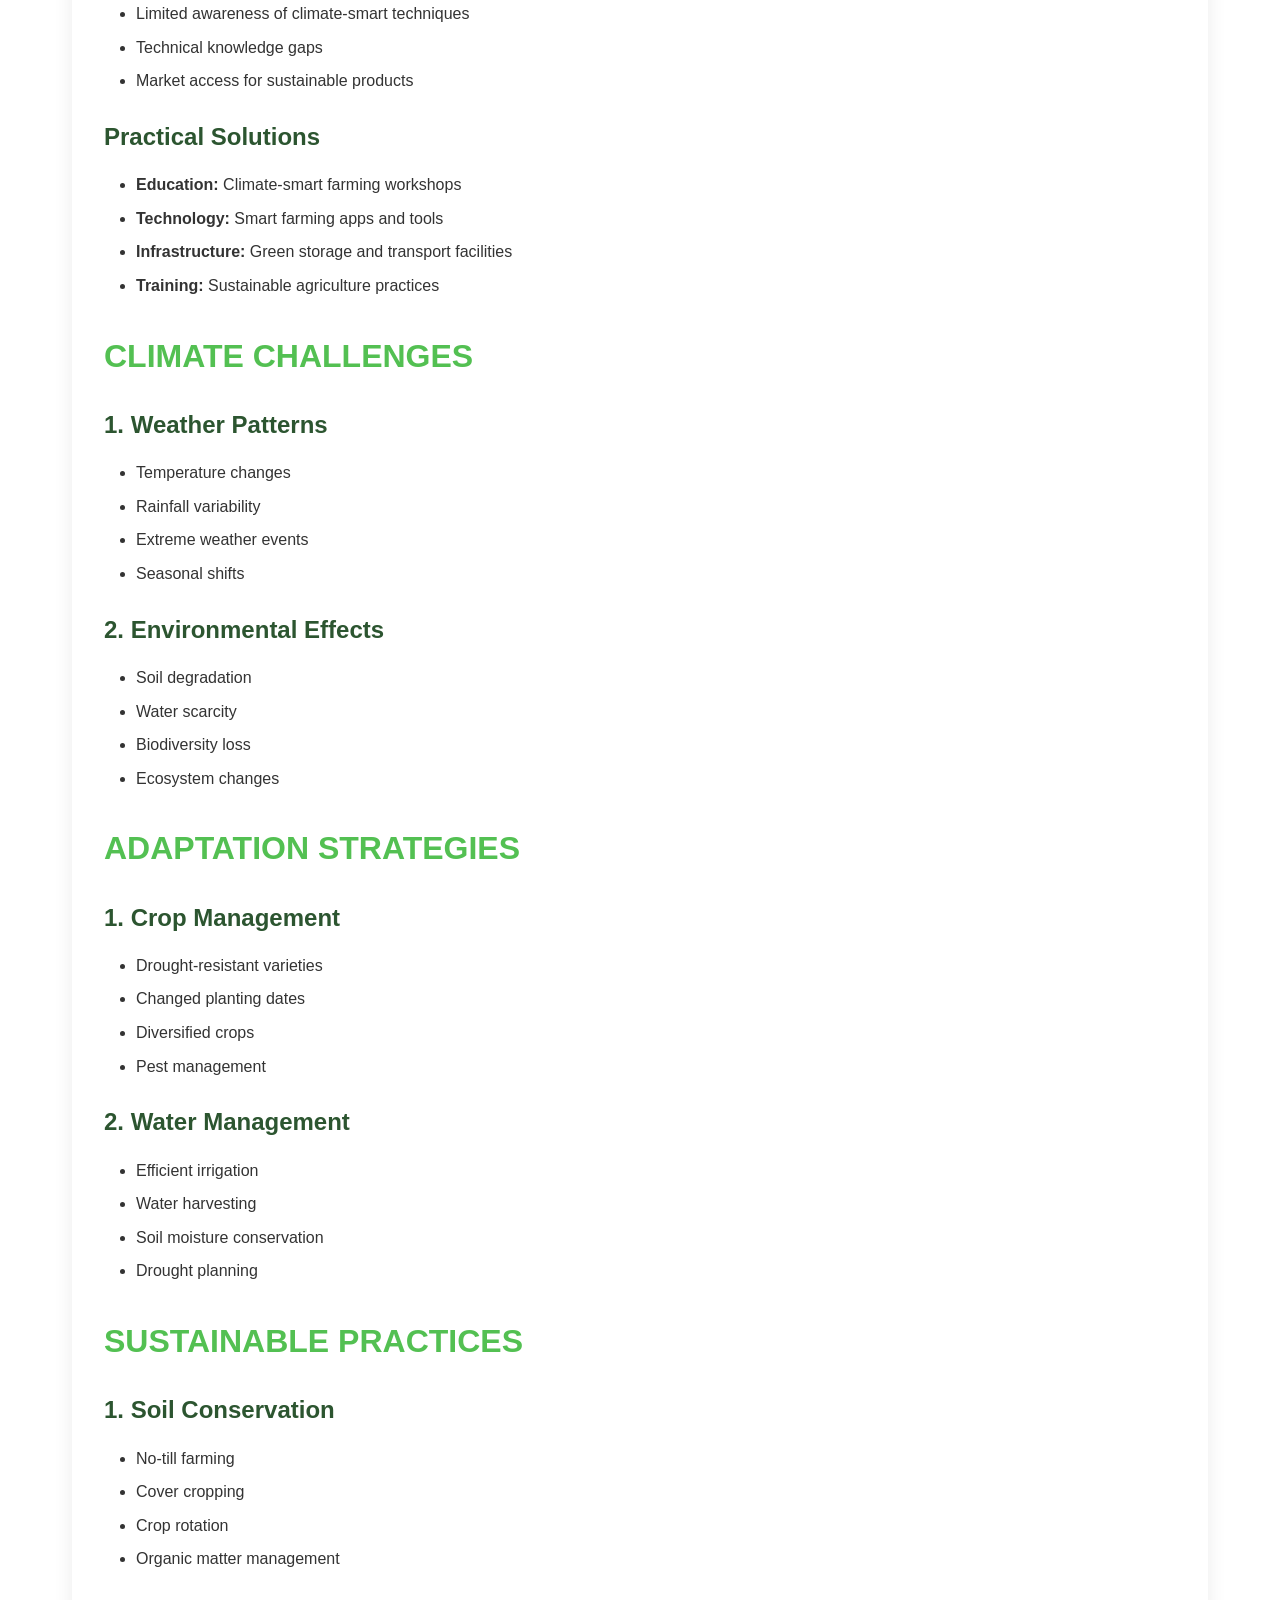
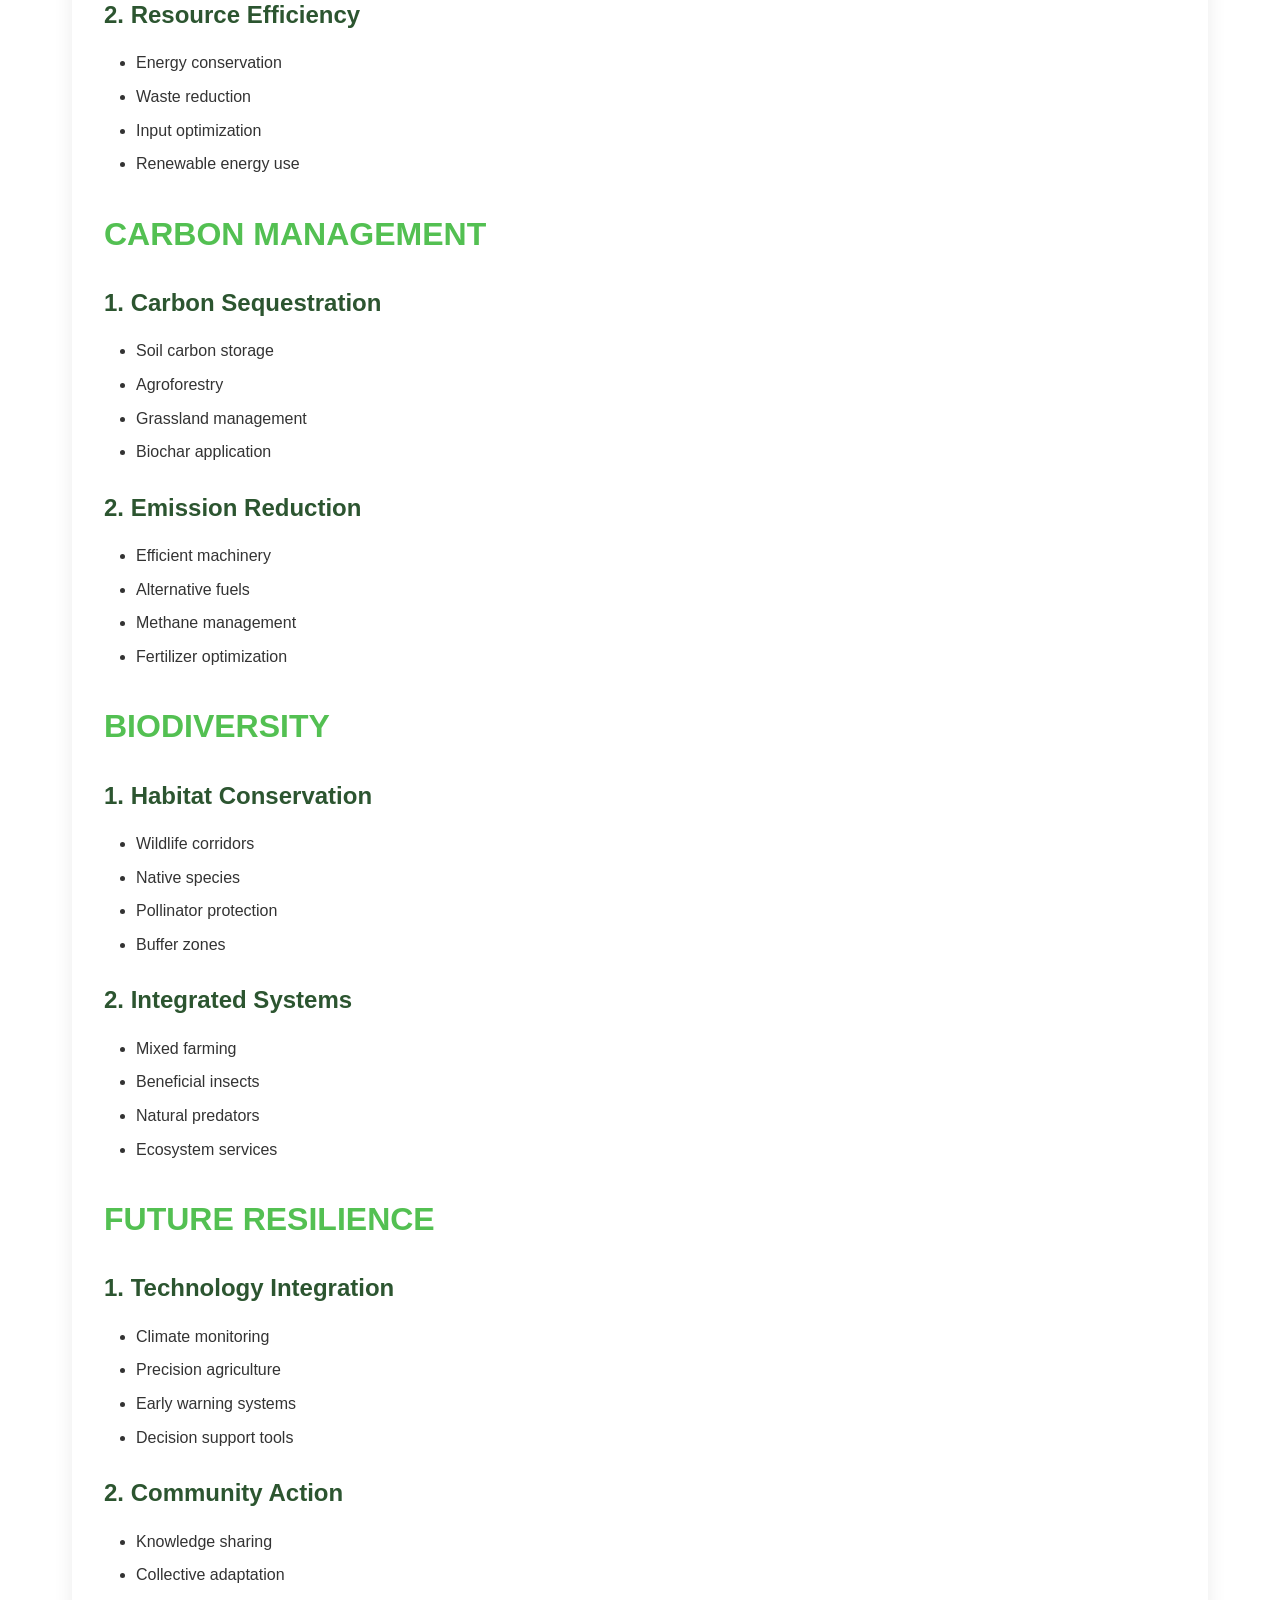
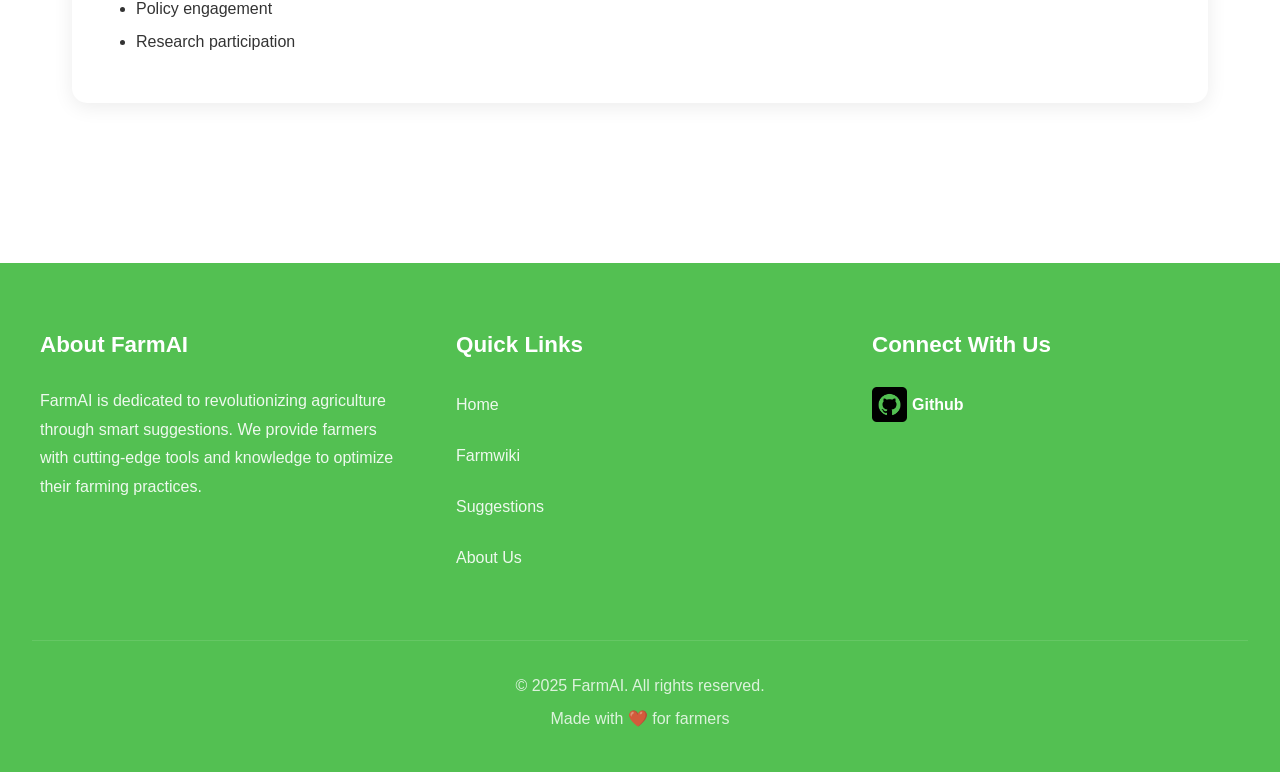
<file: wiki/climate-sustainability.html>
<!DOCTYPE html>
<html lang="en">
<head>
    <meta charset="UTF-8">
    <meta name="viewport" content="width=device-width, initial-scale=1.0">
    <title>Climate Change and Sustainability - FarmAI Wiki</title>
    <link rel="stylesheet" href="../styles.css">
</head>
<body>
    <nav class="navbar">
        <h1>FarmAI</h1>
        <div style="display: flex; align-items: center;">
            <ul class="nav-links">
                <li><a href="../index.html">Home</a></li>
                <li><a href="../farmwiki.html" class="active">Farmwiki</a></li>
                <li><a href="../suggestions.html">Suggestions</a></li>
                <li><a href="../aboutus.html">About Us</a></li>
            </ul>
            <button class="mobile-menu-btn">
                <span></span>
                <span></span>
                <span></span>
            </button>
        </div>
    </nav>

    <div class="wiki-page">
        <a href="../farmwiki.html" class="back-to-wiki">← Back to Farmwiki</a>
        
        <h1>Climate Change and Sustainability in Agriculture</h1>
        <div id="audio">
            <img src="speaker.png" type="image/png" width="40px" id="topic1" onclick="textToAudio('topic6')">
            <audio id="audioField"></audio>
        </div>
        <div class="title-decoration">
            <div class="line"></div>
            <div class="circle"></div>
            <div class="line"></div>
        </div>
        
        <div class="wiki-content">
            <h2>CLIMATE CHANGE IMPACTS</h2>
            <p>Climate change poses significant challenges to agriculture, affecting crop yields, water availability, and farming practices. Understanding these impacts and implementing sustainable solutions is crucial for the future of farming.</p>

            <h2>FINANCIAL ASPECTS OF SUSTAINABLE FARMING</h2>
            <p>Managing the financial aspects of sustainable farming is crucial for long-term success and resilience against climate change impacts.</p>

            <h3>1. Cost Management and Profitability</h3>
            <ul>
                <li><strong>Tracking Costs:</strong>
                    <ul>
                        <li>Record all farming cycle expenses</li>
                        <li>Monitor seeds, fertilizers, and pesticides costs</li>
                        <li>Track irrigation and labor expenses</li>
                        <li>Account for equipment maintenance</li>
                        <li>Calculate transportation costs</li>
                    </ul>
                </li>
                <li><strong>Calculating Profits:</strong>
                    <ul>
                        <li>Total Revenue - Total Costs = Profit</li>
                        <li>Example: ₹80,000 (revenue) - ₹50,000 (costs) = ₹30,000 (profit)</li>
                        <li>Analyze profit margins for different sustainable practices</li>
                    </ul>
                </li>
            </ul>

            <h3>2. Investment in Sustainable Practices</h3>
            <ul>
                <li><strong>Emergency Savings:</strong>
                    <ul>
                        <li>Reserve funds for crop failures</li>
                        <li>Prepare for extreme weather events</li>
                        <li>Maintain equipment repair funds</li>
                    </ul>
                </li>
                <li><strong>Sustainable Investments:</strong>
                    <ul>
                        <li>Climate-resilient seed varieties</li>
                        <li>Water-efficient irrigation systems</li>
                        <li>Renewable energy technology</li>
                        <li>Soil conservation equipment</li>
                    </ul>
                </li>
            </ul>

            <div class="info-box">
                <p><strong>Financial Best Practice:</strong> Maintain detailed records of climate-related investments and their impact on farm sustainability and profitability.</p>
            </div>

            <h2>GOVERNMENT SUPPORT FOR SUSTAINABLE FARMING</h2>
            <h3>1. Climate-Smart Agriculture Programs</h3>
            <ul>
                <li><strong>PM-KISAN Support:</strong>
                    <ul>
                        <li>Annual support of ₹6,000 in installments</li>
                        <li>Helps implement sustainable practices</li>
                        <li>Supports transition to climate-smart farming</li>
                    </ul>
                </li>
                <li><strong>Special Climate Initiatives:</strong>
                    <ul>
                        <li>Subsidies for water conservation</li>
                        <li>Support for renewable energy adoption</li>
                        <li>Funding for climate-resilient infrastructure</li>
                    </ul>
                </li>
            </ul>

            <h3>2. Financial Protection</h3>
            <ul>
                <li><strong>PMFBY Insurance:</strong>
                    <ul>
                        <li>Coverage for climate-related crop losses</li>
                        <li>Protection against natural disasters</li>
                        <li>Affordable premium rates</li>
                    </ul>
                </li>
                <li><strong>Additional Support:</strong>
                    <ul>
                        <li>Subsidies for eco-friendly equipment</li>
                        <li>Incentives for organic farming</li>
                        <li>Grants for sustainable practices</li>
                    </ul>
                </li>
            </ul>

            <h2>MARKET ACCESS FOR SUSTAINABLE PRODUCE</h2>
            <h3>1. Direct Marketing Channels</h3>
            <ul>
                <li>Eco-friendly farmers' markets</li>
                <li>Organic produce stalls</li>
                <li>Sustainable agriculture exhibitions</li>
                <li>Direct consumer connections</li>
            </ul>

            <h3>2. Value Addition for Sustainable Products</h3>
            <ul>
                <li><strong>Processing Options:</strong>
                    <ul>
                        <li>Organic product processing</li>
                        <li>Eco-friendly packaging</li>
                        <li>Sustainable certification</li>
                        <li>Green branding initiatives</li>
                    </ul>
                </li>
            </ul>

            <h3>3. Digital Marketing Platforms</h3>
            <ul>
                <li>Online sustainable produce marketplaces</li>
                <li>Climate-smart farming networks</li>
                <li>Green agriculture initiatives</li>
                <li>Environmental certification platforms</li>
            </ul>

            <h2>IMPLEMENTATION CHALLENGES AND SOLUTIONS</h2>
            <div class="challenges-box">
                <h3>Key Challenges</h3>
                <ul>
                    <li>High initial costs of sustainable practices</li>
                    <li>Limited awareness of climate-smart techniques</li>
                    <li>Technical knowledge gaps</li>
                    <li>Market access for sustainable products</li>
                </ul>

                <h3>Practical Solutions</h3>
                <ul>
                    <li><strong>Education:</strong> Climate-smart farming workshops</li>
                    <li><strong>Technology:</strong> Smart farming apps and tools</li>
                    <li><strong>Infrastructure:</strong> Green storage and transport facilities</li>
                    <li><strong>Training:</strong> Sustainable agriculture practices</li>
                </ul>
            </div>

            <h2>CLIMATE CHALLENGES</h2>
            <h3>1. Weather Patterns</h3>
            <ul>
                <li>Temperature changes</li>
                <li>Rainfall variability</li>
                <li>Extreme weather events</li>
                <li>Seasonal shifts</li>
            </ul>

            <h3>2. Environmental Effects</h3>
            <ul>
                <li>Soil degradation</li>
                <li>Water scarcity</li>
                <li>Biodiversity loss</li>
                <li>Ecosystem changes</li>
            </ul>

            <h2>ADAPTATION STRATEGIES</h2>
            <h3>1. Crop Management</h3>
            <ul>
                <li>Drought-resistant varieties</li>
                <li>Changed planting dates</li>
                <li>Diversified crops</li>
                <li>Pest management</li>
            </ul>

            <h3>2. Water Management</h3>
            <ul>
                <li>Efficient irrigation</li>
                <li>Water harvesting</li>
                <li>Soil moisture conservation</li>
                <li>Drought planning</li>
            </ul>

            <h2>SUSTAINABLE PRACTICES</h2>
            <h3>1. Soil Conservation</h3>
            <ul>
                <li>No-till farming</li>
                <li>Cover cropping</li>
                <li>Crop rotation</li>
                <li>Organic matter management</li>
            </ul>

            <h3>2. Resource Efficiency</h3>
            <ul>
                <li>Energy conservation</li>
                <li>Waste reduction</li>
                <li>Input optimization</li>
                <li>Renewable energy use</li>
            </ul>

            <h2>CARBON MANAGEMENT</h2>
            <h3>1. Carbon Sequestration</h3>
            <ul>
                <li>Soil carbon storage</li>
                <li>Agroforestry</li>
                <li>Grassland management</li>
                <li>Biochar application</li>
            </ul>

            <h3>2. Emission Reduction</h3>
            <ul>
                <li>Efficient machinery</li>
                <li>Alternative fuels</li>
                <li>Methane management</li>
                <li>Fertilizer optimization</li>
            </ul>

            <h2>BIODIVERSITY</h2>
            <h3>1. Habitat Conservation</h3>
            <ul>
                <li>Wildlife corridors</li>
                <li>Native species</li>
                <li>Pollinator protection</li>
                <li>Buffer zones</li>
            </ul>

            <h3>2. Integrated Systems</h3>
            <ul>
                <li>Mixed farming</li>
                <li>Beneficial insects</li>
                <li>Natural predators</li>
                <li>Ecosystem services</li>
            </ul>

            <h2>FUTURE RESILIENCE</h2>
            <h3>1. Technology Integration</h3>
            <ul>
                <li>Climate monitoring</li>
                <li>Precision agriculture</li>
                <li>Early warning systems</li>
                <li>Decision support tools</li>
            </ul>

            <h3>2. Community Action</h3>
            <ul>
                <li>Knowledge sharing</li>
                <li>Collective adaptation</li>
                <li>Policy engagement</li>
                <li>Research participation</li>
            </ul>
        </div>
    </div>


    <script src="/function.js"></script>

    <footer class="footer">
        <div class="footer-content">
            <div class="footer-section">
                <h3>About FarmAI</h3>
                <p>FarmAI is dedicated to revolutionizing agriculture through smart suggestions. We provide farmers with cutting-edge tools and knowledge to optimize their farming practices.</p>
            </div>
            <div class="footer-section">
                <h3>Quick Links</h3>
                <ul class="footer-links">
                    <li><a href="../index.html">Home</a></li>
                    <li><a href="../farmwiki.html">Farmwiki</a></li>
                    <li><a href="../suggestions.html">Suggestions</a></li>
                    <li><a href="../aboutus.html">About Us</a></li>
                </ul>
            </div>
            <div class="footer-section">
                <h3>Connect With Us</h3>
                <a href="https://github.com/s8tn2546/Hackathon" target="_blank"><div class="social-links">
                    <img src="/github.png" width="35px" height="35px" target="__blank">
                    <h4 id="gitHub">Github</h4>
                </div></a>
            </div>
        </div>
        <div class="footer-bottom">
            <p>&copy; 2025 FarmAI. All rights reserved.</p>
            <p>Made with ❤️ for farmers</p>
        </div>
    </footer>

    <script>
        // Mobile menu functionality
        const mobileMenuBtn = document.querySelector('.mobile-menu-btn');
        const navLinks = document.querySelector('.nav-links');
        
        mobileMenuBtn.addEventListener('click', () => {
            mobileMenuBtn.classList.toggle('active');
            navLinks.classList.toggle('active');
        });
    </script>
    <script>
        var audioField = document.getElementById("audioField");
        var isPlaying = false;
        var currentTopic = "";

        function textToAudio(topic) {
            // If it's the same topic as currently playing
            if (currentTopic === topic) {
                // Toggle play/pause without changing source
                if (isPlaying) {
                    audioField.pause();
                } else {
                    audioField.play();
                }
            } else {
                // It's a different topic, so change the source
                currentTopic = topic;
                
                // Set the appropriate source based on topic
                if (topic === 'topic1') {
                    audioField.src = "HackathonAudio/1.mp3";
                }
                else if (topic === 'topic2') {
                    audioField.src = "HackathonAudio/2.mp3";
                }
                else if (topic === 'topic3') {
                    audioField.src = "HackathonAudio/3.mp3";
                }
                else if (topic === 'topic4') {
                    audioField.src = "HackathonAudio/4.mp3";
                }
                else if (topic === 'topic5') {
                    audioField.src = "HackathonAudio/5.mp3";
                }
                else if (topic === 'topic6') {
                    audioField.src = "HackathonAudio/6.mp3";
                }
                else if (topic === 'topic7') {
                    audioField.src = "HackathonAudio/7.mp3";
                }
                
                // Start playing the new audio
                audioField.play();
            }
        }

        audioField.onplaying = function() {
            isPlaying = true;
        };
        audioField.onpause = function() {
            isPlaying = false;
        };
    </script>
    
</body>
</html>
</file>
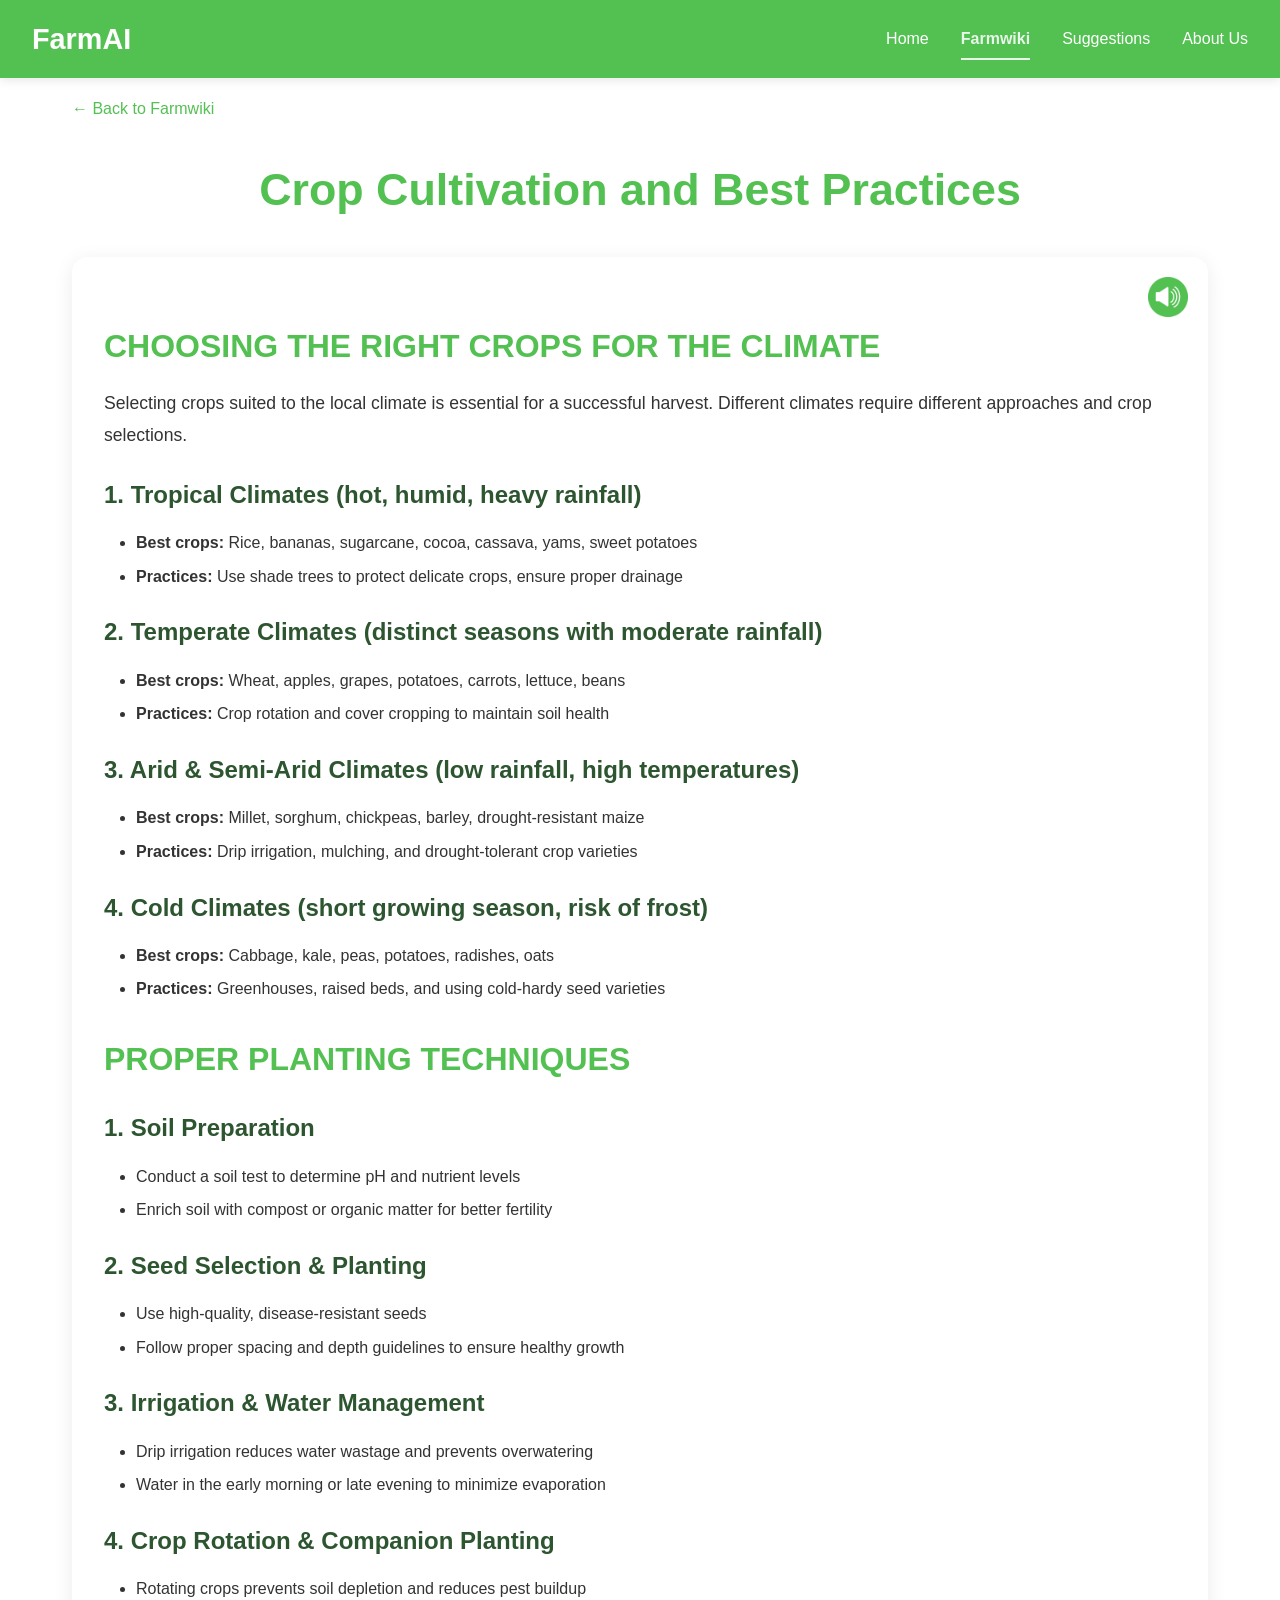
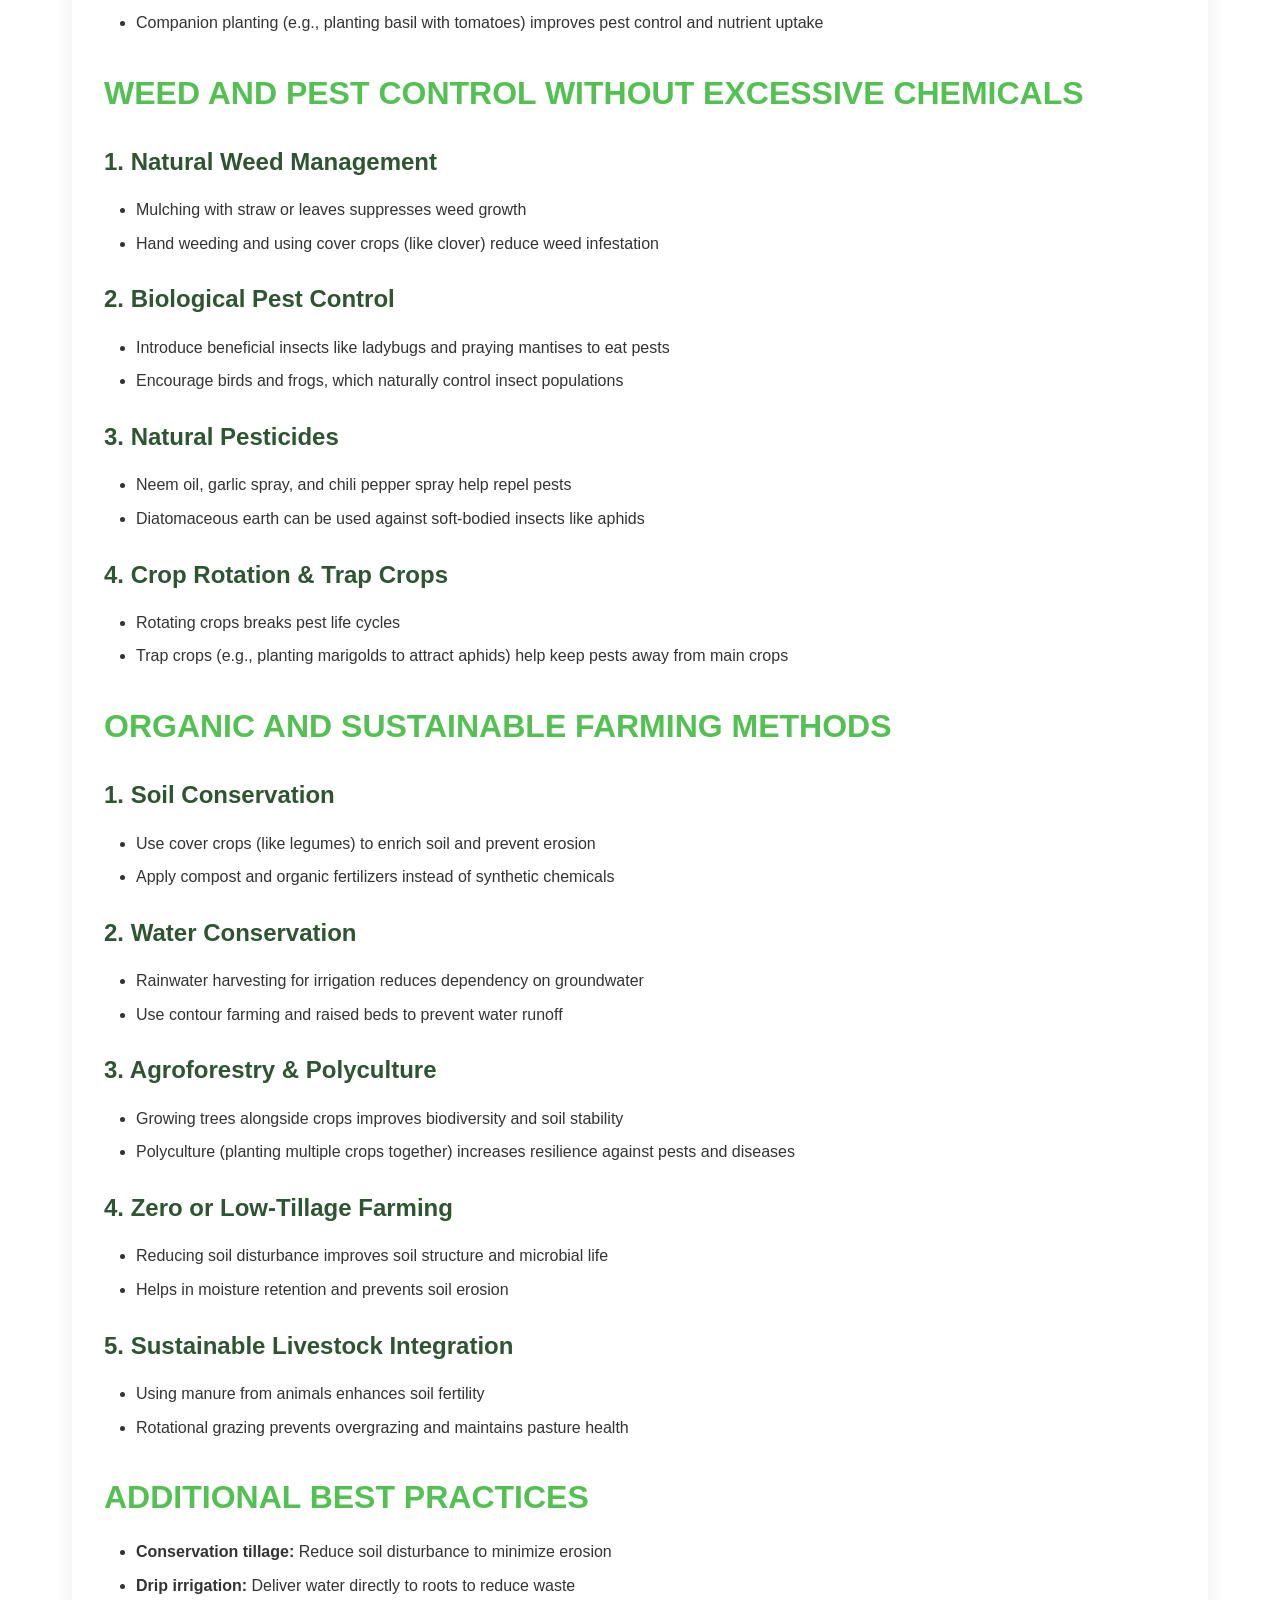
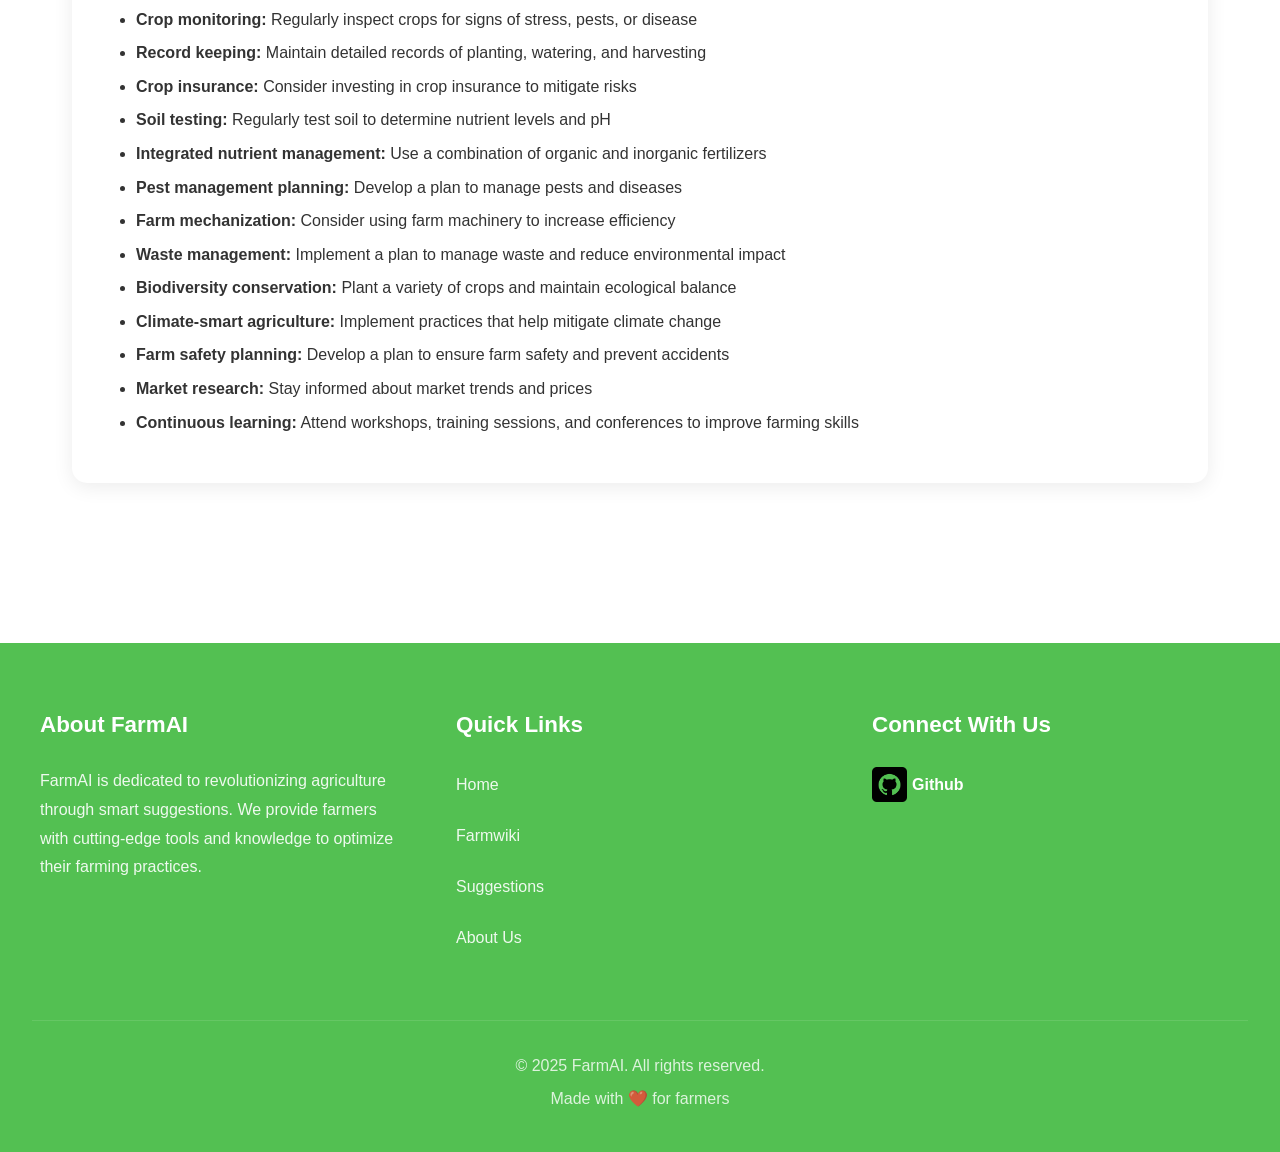
<file: wiki/crop-cultivation.html>
<!DOCTYPE html>
<html lang="en">
<head>
    <meta charset="UTF-8">
    <meta name="viewport" content="width=device-width, initial-scale=1.0">
    <title>Crop Cultivation and Best Practices - FarmAI Wiki</title>
    <link rel="stylesheet" href="../styles.css">
</head>
<body>
    <nav class="navbar">
        <h1>FarmAI</h1>
        <div style="display: flex; align-items: center;">
            <ul class="nav-links">
                <li><a href="../index.html">Home</a></li>
                <li><a href="../farmwiki.html" class="active">Farmwiki</a></li>
                <li><a href="../suggestions.html">Suggestions</a></li>
                <li><a href="../aboutus.html">About Us</a></li>
            </ul>
            <button class="mobile-menu-btn">
                <span></span>
                <span></span>
                <span></span>
            </button>
        </div>
    </nav>

    <div class="wiki-page">
        <a href="../farmwiki.html" class="back-to-wiki">← Back to Farmwiki</a>
        
        <h1>Crop Cultivation and Best Practices</h1>
        <div id="audio">
            <img src="speaker.png" type="image/png" width="40px" id="topic1" onclick="textToAudio('topic2')">
            <audio id="audioField"></audio>
        </div>
        <div class="title-decoration">
            <div class="line"></div>
            <div class="circle"></div>
            <div class="line"></div>
        </div>
        
        <div class="wiki-content">
            <h2>CHOOSING THE RIGHT CROPS FOR THE CLIMATE</h2>
            <p>Selecting crops suited to the local climate is essential for a successful harvest. Different climates require different approaches and crop selections.</p>

            <h3>1. Tropical Climates (hot, humid, heavy rainfall)</h3>
            <ul>
                <li><strong>Best crops:</strong> Rice, bananas, sugarcane, cocoa, cassava, yams, sweet potatoes</li>
                <li><strong>Practices:</strong> Use shade trees to protect delicate crops, ensure proper drainage</li>
            </ul>

            <h3>2. Temperate Climates (distinct seasons with moderate rainfall)</h3>
            <ul>
                <li><strong>Best crops:</strong> Wheat, apples, grapes, potatoes, carrots, lettuce, beans</li>
                <li><strong>Practices:</strong> Crop rotation and cover cropping to maintain soil health</li>
            </ul>

            <h3>3. Arid & Semi-Arid Climates (low rainfall, high temperatures)</h3>
            <ul>
                <li><strong>Best crops:</strong> Millet, sorghum, chickpeas, barley, drought-resistant maize</li>
                <li><strong>Practices:</strong> Drip irrigation, mulching, and drought-tolerant crop varieties</li>
            </ul>

            <h3>4. Cold Climates (short growing season, risk of frost)</h3>
            <ul>
                <li><strong>Best crops:</strong> Cabbage, kale, peas, potatoes, radishes, oats</li>
                <li><strong>Practices:</strong> Greenhouses, raised beds, and using cold-hardy seed varieties</li>
            </ul>

            <h2>PROPER PLANTING TECHNIQUES</h2>
            
            <h3>1. Soil Preparation</h3>
            <ul>
                <li>Conduct a soil test to determine pH and nutrient levels</li>
                <li>Enrich soil with compost or organic matter for better fertility</li>
            </ul>

            <h3>2. Seed Selection & Planting</h3>
            <ul>
                <li>Use high-quality, disease-resistant seeds</li>
                <li>Follow proper spacing and depth guidelines to ensure healthy growth</li>
            </ul>

            <h3>3. Irrigation & Water Management</h3>
            <ul>
                <li>Drip irrigation reduces water wastage and prevents overwatering</li>
                <li>Water in the early morning or late evening to minimize evaporation</li>
            </ul>

            <h3>4. Crop Rotation & Companion Planting</h3>
            <ul>
                <li>Rotating crops prevents soil depletion and reduces pest buildup</li>
                <li>Companion planting (e.g., planting basil with tomatoes) improves pest control and nutrient uptake</li>
            </ul>

            <h2>WEED AND PEST CONTROL WITHOUT EXCESSIVE CHEMICALS</h2>
            
            <h3>1. Natural Weed Management</h3>
            <ul>
                <li>Mulching with straw or leaves suppresses weed growth</li>
                <li>Hand weeding and using cover crops (like clover) reduce weed infestation</li>
            </ul>

            <h3>2. Biological Pest Control</h3>
            <ul>
                <li>Introduce beneficial insects like ladybugs and praying mantises to eat pests</li>
                <li>Encourage birds and frogs, which naturally control insect populations</li>
            </ul>

            <h3>3. Natural Pesticides</h3>
            <ul>
                <li>Neem oil, garlic spray, and chili pepper spray help repel pests</li>
                <li>Diatomaceous earth can be used against soft-bodied insects like aphids</li>
            </ul>

            <h3>4. Crop Rotation & Trap Crops</h3>
            <ul>
                <li>Rotating crops breaks pest life cycles</li>
                <li>Trap crops (e.g., planting marigolds to attract aphids) help keep pests away from main crops</li>
            </ul>

            <h2>ORGANIC AND SUSTAINABLE FARMING METHODS</h2>
            
            <h3>1. Soil Conservation</h3>
            <ul>
                <li>Use cover crops (like legumes) to enrich soil and prevent erosion</li>
                <li>Apply compost and organic fertilizers instead of synthetic chemicals</li>
            </ul>

            <h3>2. Water Conservation</h3>
            <ul>
                <li>Rainwater harvesting for irrigation reduces dependency on groundwater</li>
                <li>Use contour farming and raised beds to prevent water runoff</li>
            </ul>

            <h3>3. Agroforestry & Polyculture</h3>
            <ul>
                <li>Growing trees alongside crops improves biodiversity and soil stability</li>
                <li>Polyculture (planting multiple crops together) increases resilience against pests and diseases</li>
            </ul>

            <h3>4. Zero or Low-Tillage Farming</h3>
            <ul>
                <li>Reducing soil disturbance improves soil structure and microbial life</li>
                <li>Helps in moisture retention and prevents soil erosion</li>
            </ul>

            <h3>5. Sustainable Livestock Integration</h3>
            <ul>
                <li>Using manure from animals enhances soil fertility</li>
                <li>Rotational grazing prevents overgrazing and maintains pasture health</li>
            </ul>

            <h2>ADDITIONAL BEST PRACTICES</h2>
            <ul>
                <li><strong>Conservation tillage:</strong> Reduce soil disturbance to minimize erosion</li>
                <li><strong>Drip irrigation:</strong> Deliver water directly to roots to reduce waste</li>
                <li><strong>Crop monitoring:</strong> Regularly inspect crops for signs of stress, pests, or disease</li>
                <li><strong>Record keeping:</strong> Maintain detailed records of planting, watering, and harvesting</li>
                <li><strong>Crop insurance:</strong> Consider investing in crop insurance to mitigate risks</li>
                <li><strong>Soil testing:</strong> Regularly test soil to determine nutrient levels and pH</li>
                <li><strong>Integrated nutrient management:</strong> Use a combination of organic and inorganic fertilizers</li>
                <li><strong>Pest management planning:</strong> Develop a plan to manage pests and diseases</li>
                <li><strong>Farm mechanization:</strong> Consider using farm machinery to increase efficiency</li>
                <li><strong>Waste management:</strong> Implement a plan to manage waste and reduce environmental impact</li>
                <li><strong>Biodiversity conservation:</strong> Plant a variety of crops and maintain ecological balance</li>
                <li><strong>Climate-smart agriculture:</strong> Implement practices that help mitigate climate change</li>
                <li><strong>Farm safety planning:</strong> Develop a plan to ensure farm safety and prevent accidents</li>
                <li><strong>Market research:</strong> Stay informed about market trends and prices</li>
                <li><strong>Continuous learning:</strong> Attend workshops, training sessions, and conferences to improve farming skills</li>
            </ul>
        </div>
    </div>

    <script src="function.js"></script>


    <footer class="footer">
        <div class="footer-content">
            <div class="footer-section">
                <h3>About FarmAI</h3>
                <p>FarmAI is dedicated to revolutionizing agriculture through smart suggestions. We provide farmers with cutting-edge tools and knowledge to optimize their farming practices.</p>
            </div>
            <div class="footer-section">
                <h3>Quick Links</h3>
                <ul class="footer-links">
                    <li><a href="../index.html">Home</a></li>
                    <li><a href="../farmwiki.html">Farmwiki</a></li>
                    <li><a href="../suggestions.html">Suggestions</a></li>
                    <li><a href="../aboutus.html">About Us</a></li>
                </ul>
            </div>
            <div class="footer-section">
                <h3>Connect With Us</h3>
                <a href="https://github.com/s8tn2546/Hackathon" target="_blank"><div class="social-links">
                    <img src="/github.png" width="35px" height="35px" target="__blank">
                    <h4 id="gitHub">Github</h4>
                </div></a>
            </div>
        </div>
        <div class="footer-bottom">
            <p>&copy; 2025 FarmAI. All rights reserved.</p>
            <p>Made with ❤️ for farmers</p>
        </div>
    </footer>

    <script>
        // Mobile menu functionality
        const mobileMenuBtn = document.querySelector('.mobile-menu-btn');
        const navLinks = document.querySelector('.nav-links');
        
        mobileMenuBtn.addEventListener('click', () => {
            mobileMenuBtn.classList.toggle('active');
            navLinks.classList.toggle('active');
        });
    </script>

    <script>
        var audioField = document.getElementById("audioField");
        var isPlaying = false;
        var currentTopic = "";

        function textToAudio(topic) {
            // If it's the same topic as currently playing
            if (currentTopic === topic) {
                // Toggle play/pause without changing source
                if (isPlaying) {
                    audioField.pause();
                } else {
                    audioField.play();
                }
            } else {
                // It's a different topic, so change the source
                currentTopic = topic;
                
                // Set the appropriate source based on topic
                if (topic === 'topic1') {
                    audioField.src = "HackathonAudio/1.mp3";
                }
                else if (topic === 'topic2') {
                    audioField.src = "HackathonAudio/2.mp3";
                }
                else if (topic === 'topic3') {
                    audioField.src = "HackathonAudio/3.mp3";
                }
                else if (topic === 'topic4') {
                    audioField.src = "HackathonAudio/4.mp3";
                }
                else if (topic === 'topic5') {
                    audioField.src = "HackathonAudio/5.mp3";
                }
                else if (topic === 'topic6') {
                    audioField.src = "HackathonAudio/6.mp3";
                }
                else if (topic === 'topic7') {
                    audioField.src = "HackathonAudio/7.mp3";
                }
                
                // Start playing the new audio
                audioField.play();
            }
        }

        audioField.onplaying = function() {
            isPlaying = true;
        };
        audioField.onpause = function() {
            isPlaying = false;
        };
    </script>
    
</body>
</html>
</file>
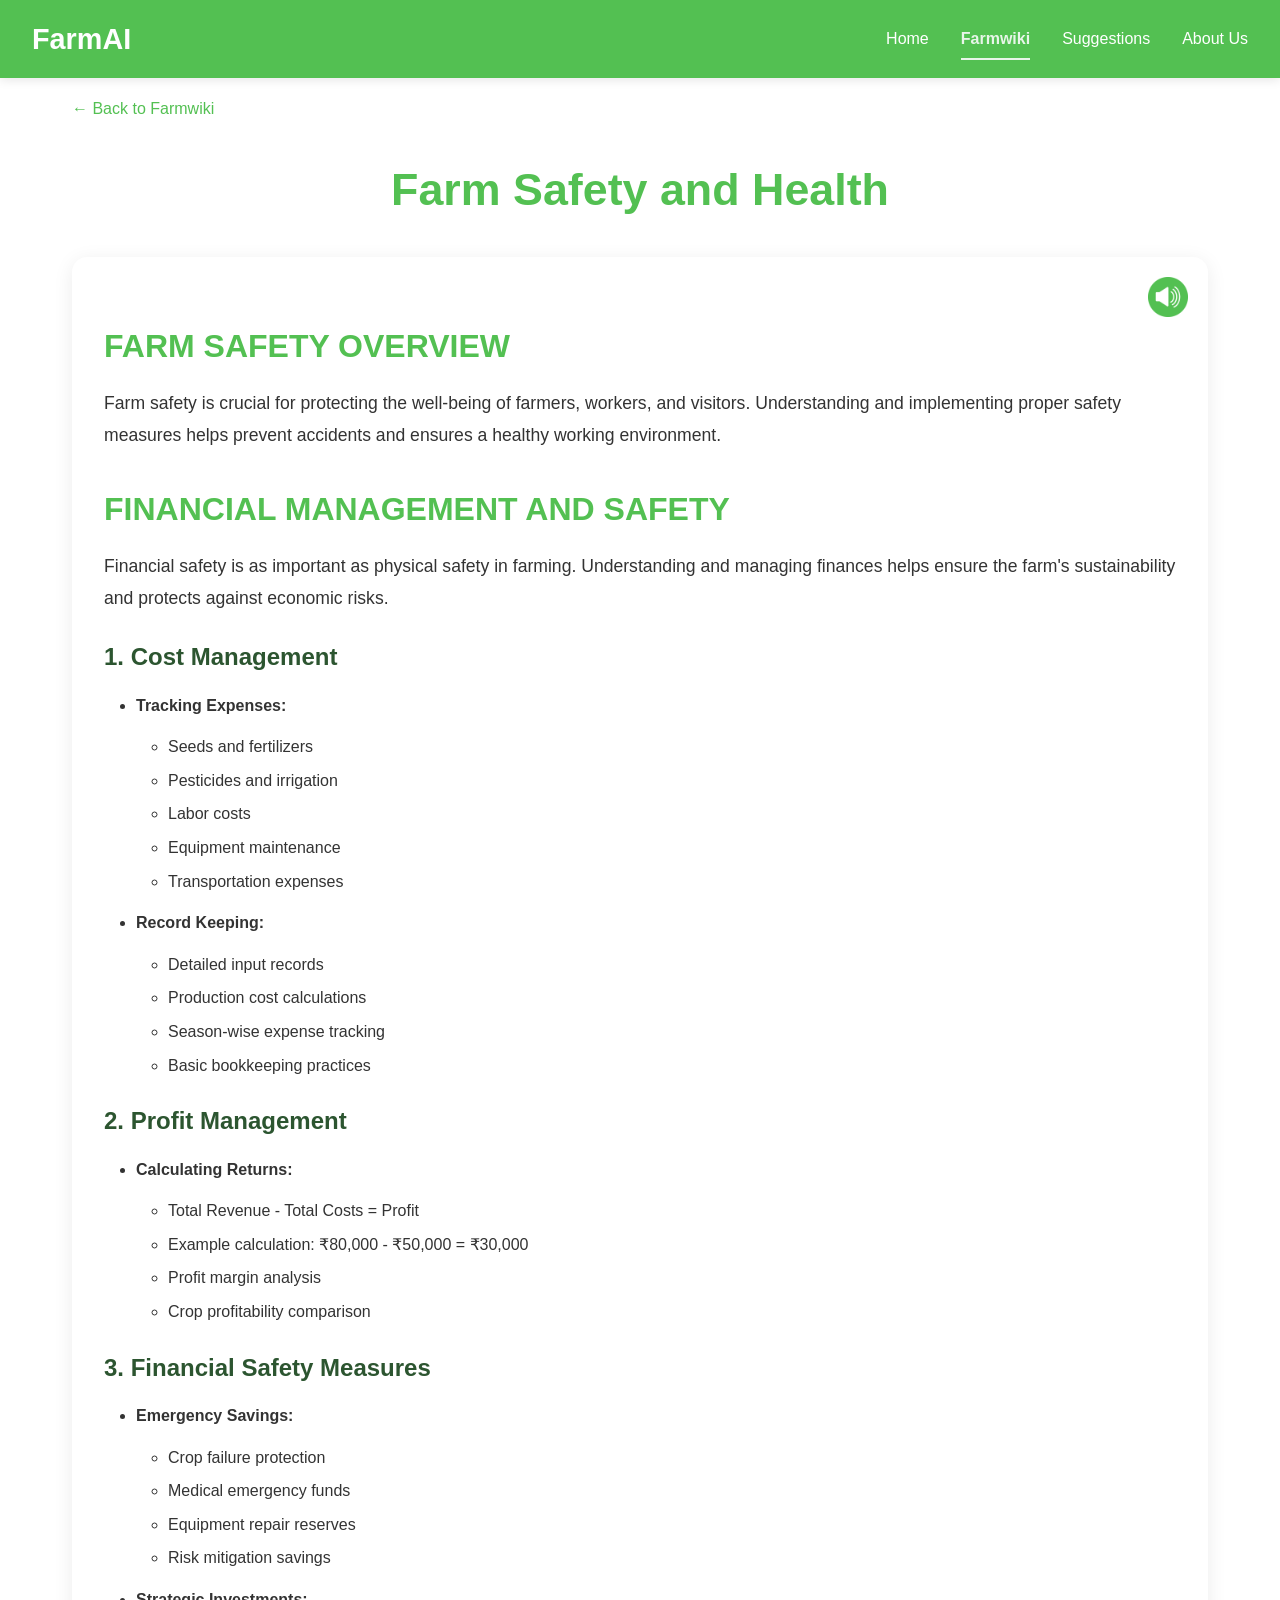
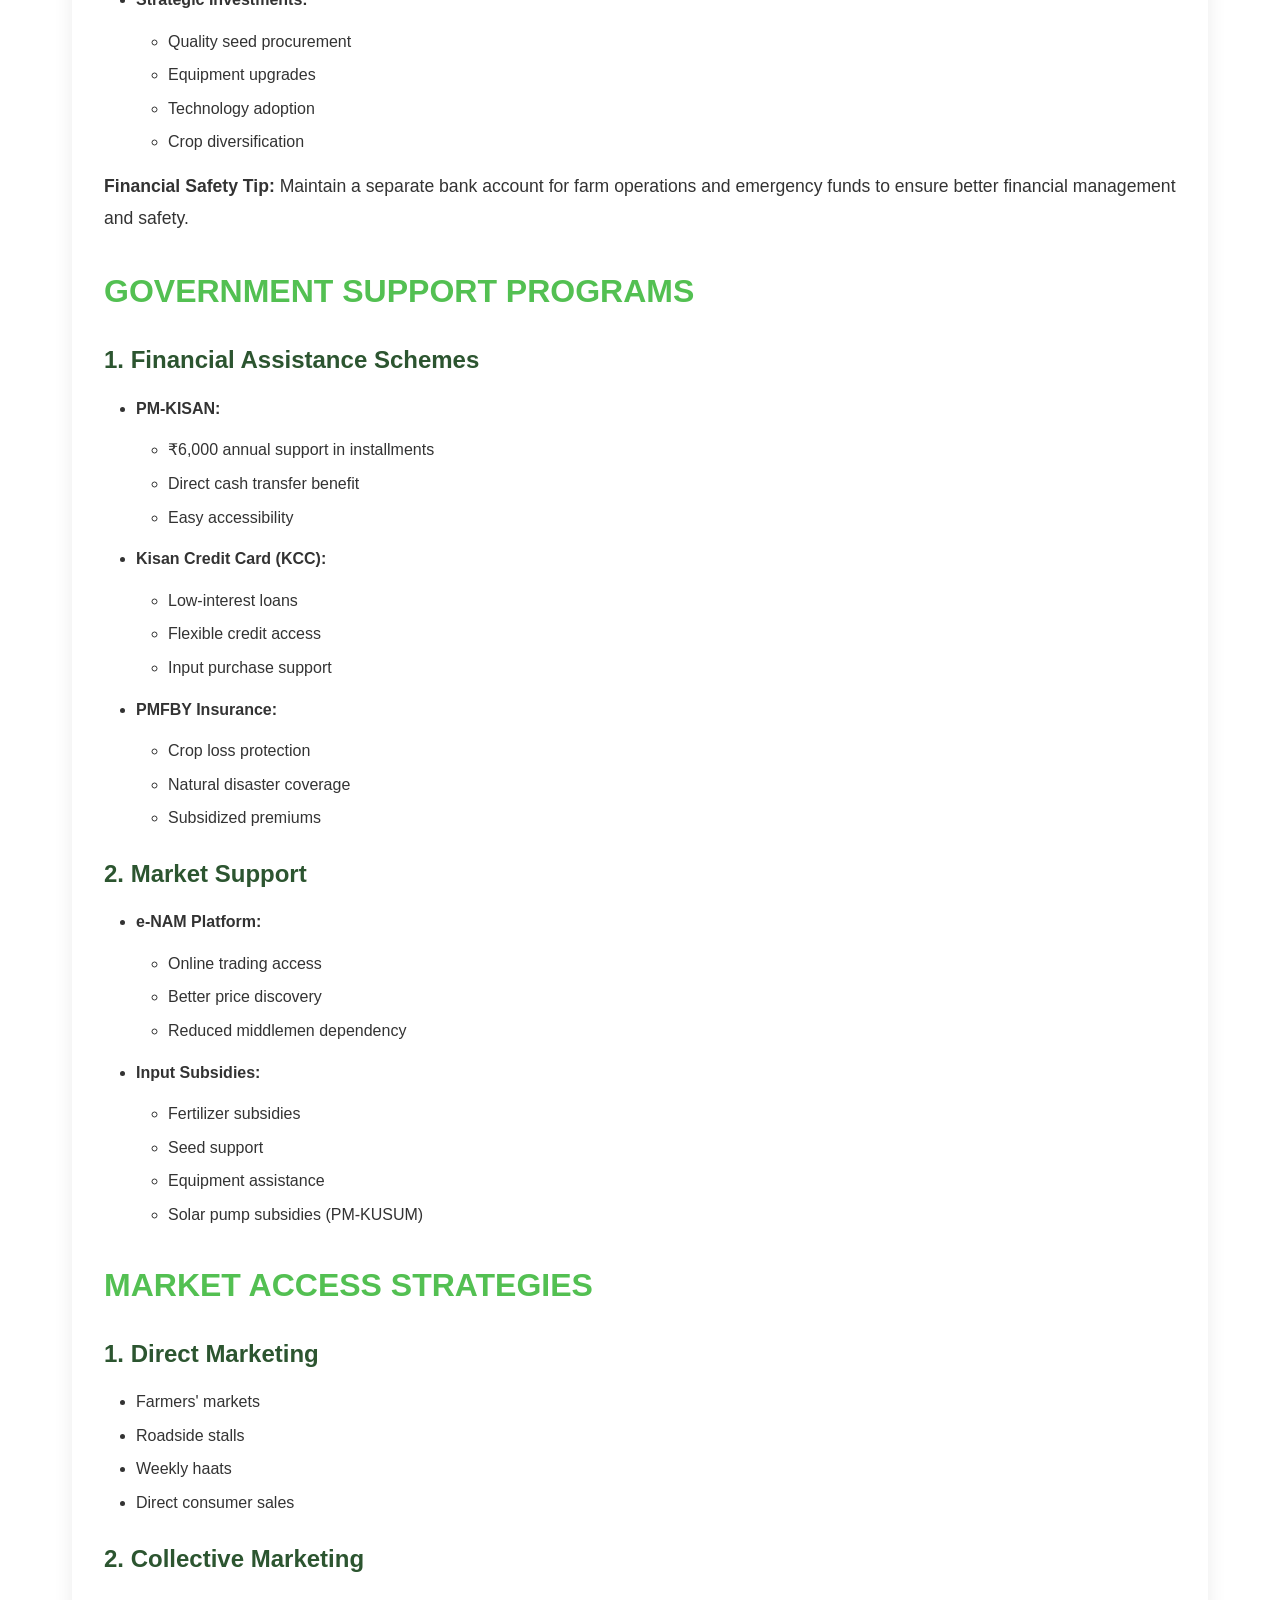
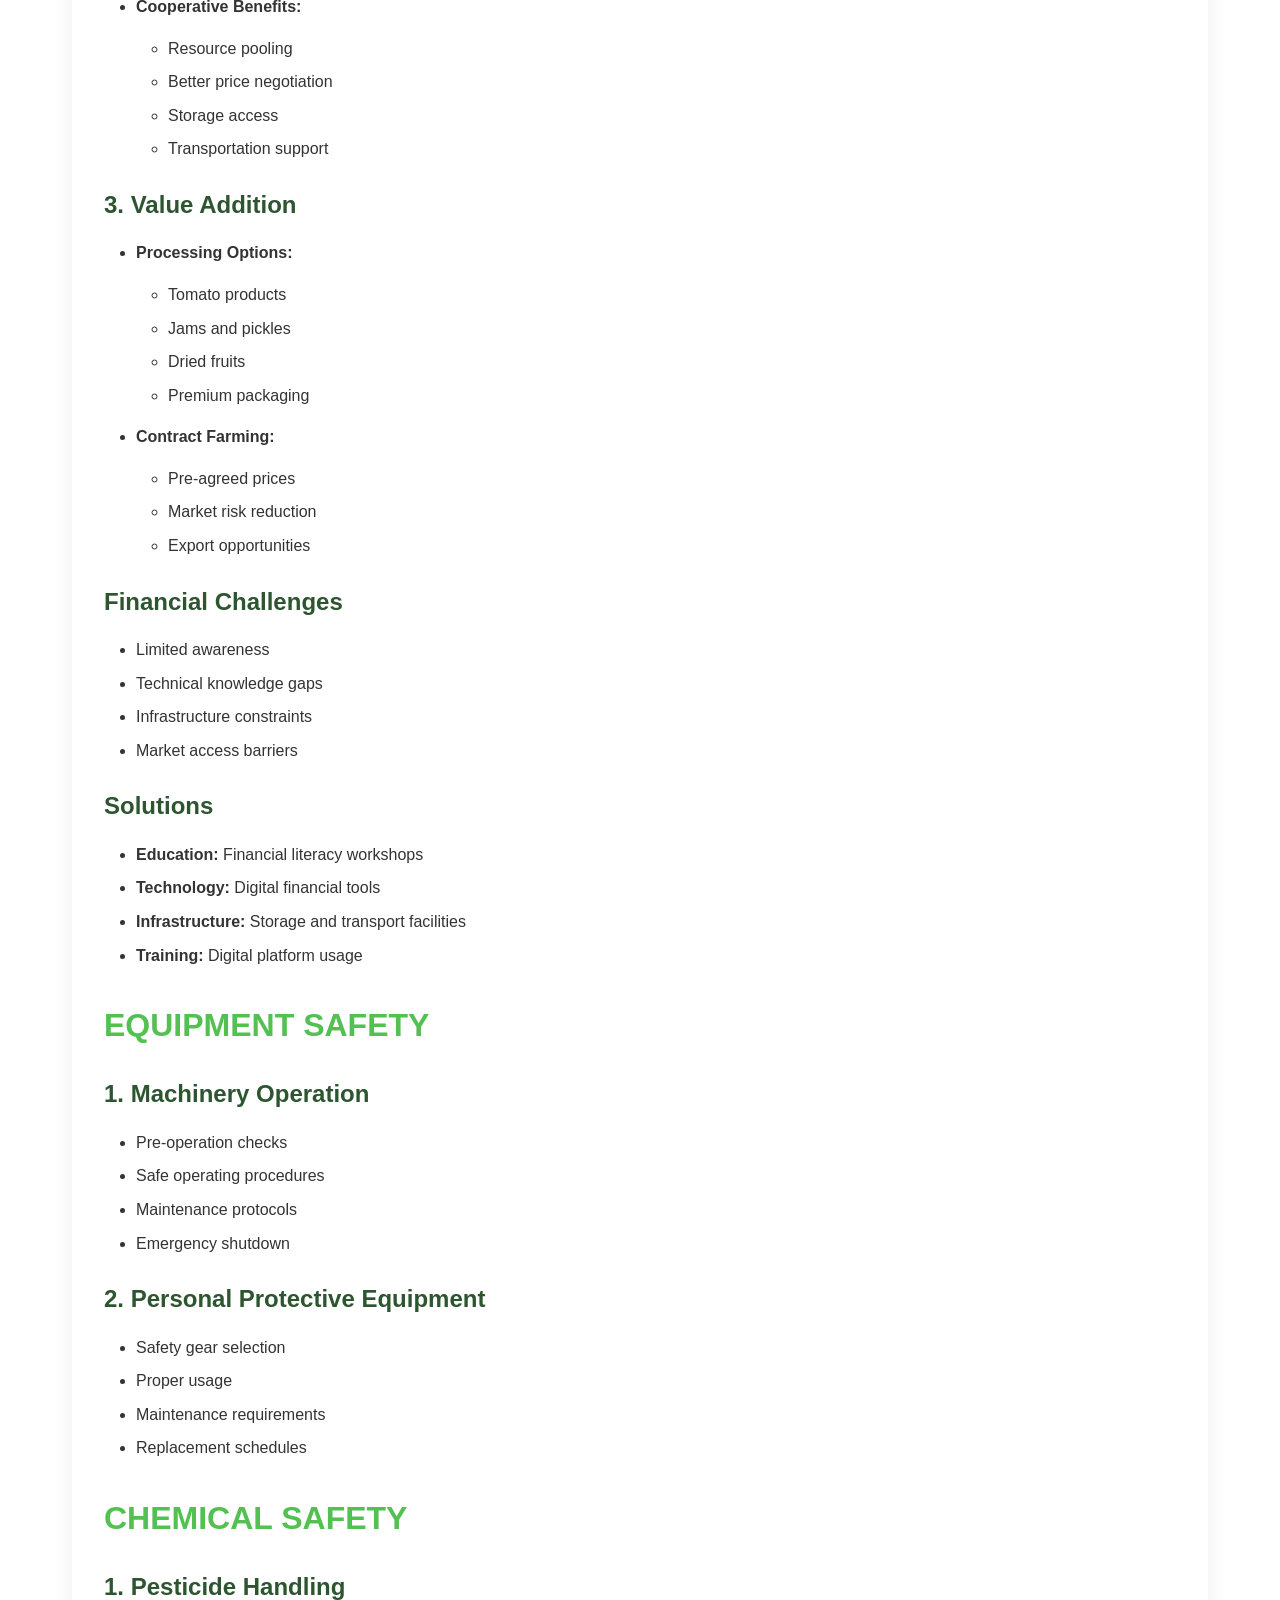
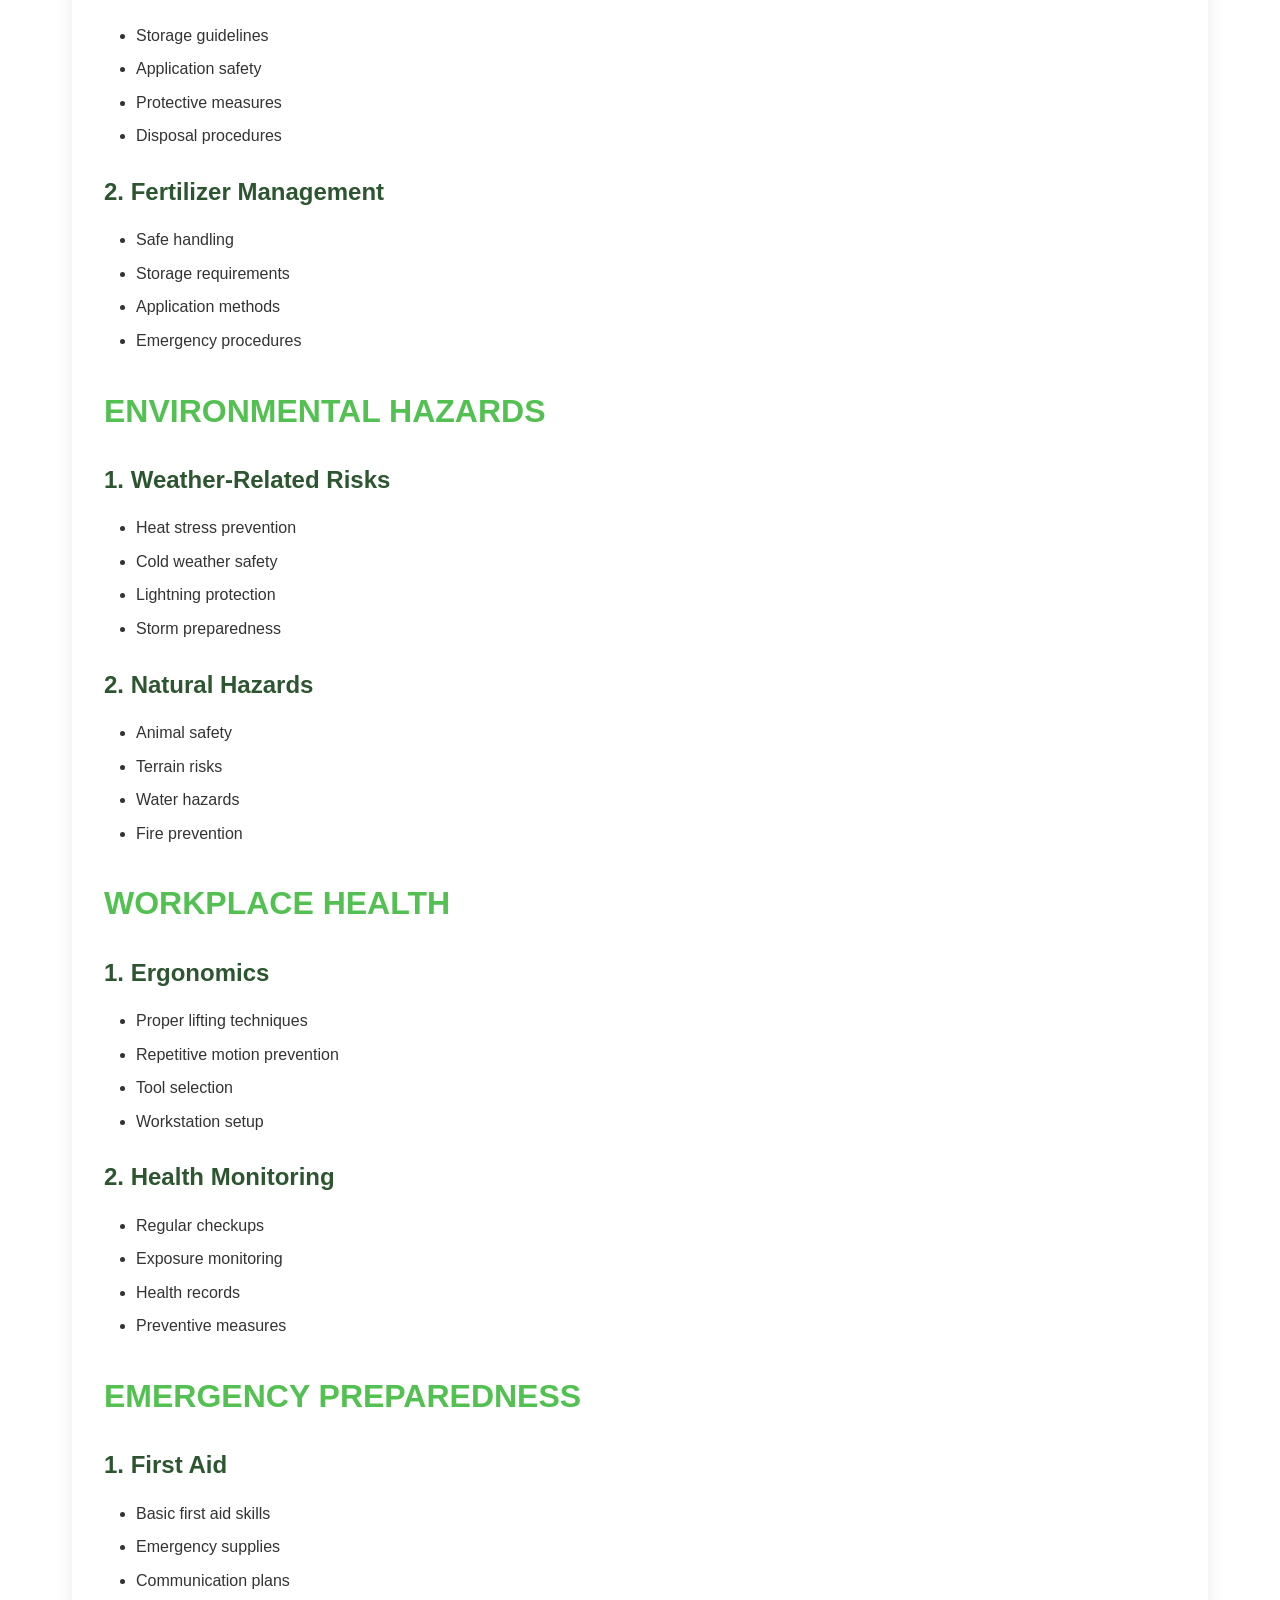
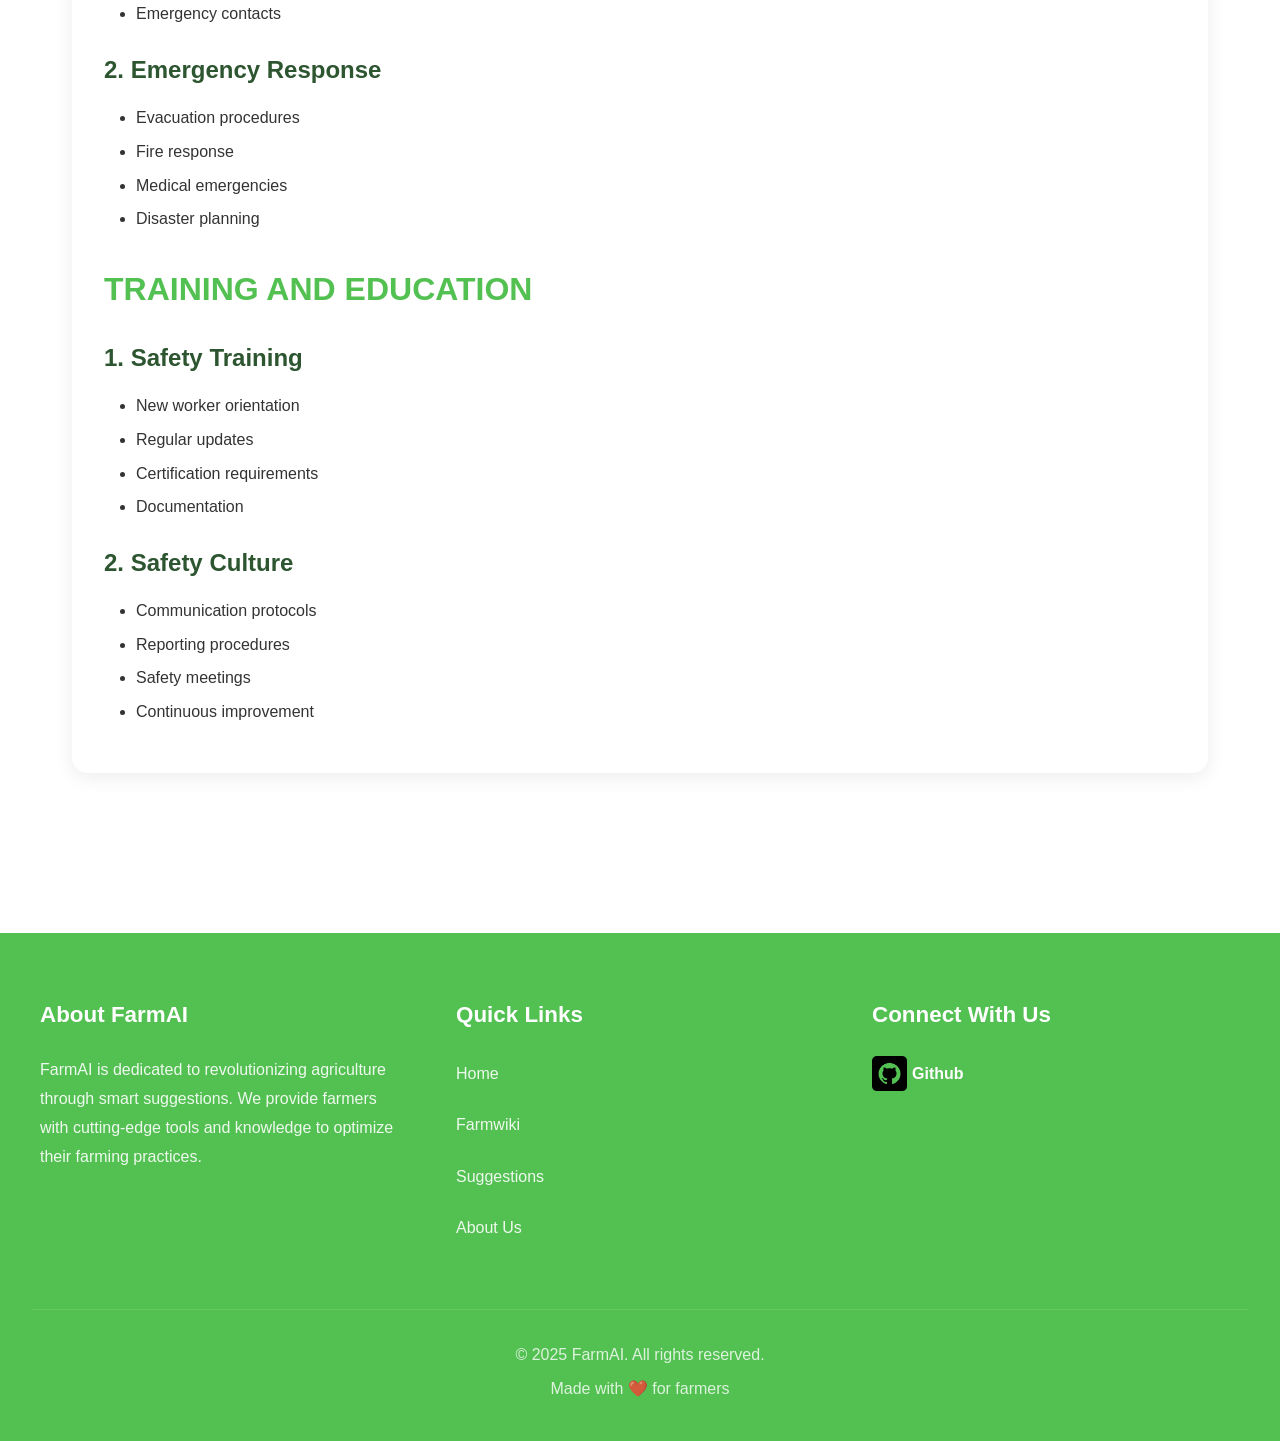
<file: wiki/farm-safety.html>
<!DOCTYPE html>
<html lang="en">
<head>
    <meta charset="UTF-8">
    <meta name="viewport" content="width=device-width, initial-scale=1.0">
    <title>Farm Safety and Health - FarmAI Wiki</title>
    <link rel="stylesheet" href="../styles.css">
</head>
<body>
    <nav class="navbar">
        <h1>FarmAI</h1>
        <div style="display: flex; align-items: center;">
            <ul class="nav-links">
                <li><a href="../index.html">Home</a></li>
                <li><a href="../farmwiki.html" class="active">Farmwiki</a></li>
                <li><a href="../suggestions.html">Suggestions</a></li>
                <li><a href="../aboutus.html">About Us</a></li>
            </ul>
            <button class="mobile-menu-btn">
                <span></span>
                <span></span>
                <span></span>
            </button>
        </div>
    </nav>

    <div class="wiki-page">
        <a href="../farmwiki.html" class="back-to-wiki">← Back to Farmwiki</a>
        
        <h1>Farm Safety and Health</h1>
        <div id="audio">
            <img src="speaker.png" type="image/png" width="40px" id="topic1" onclick="textToAudio('topic7')">
            <audio id="audioField"></audio>
        </div>
        <div class="title-decoration">
            <div class="line"></div>
            <div class="circle"></div>
            <div class="line"></div>
        </div>
        
        <div class="wiki-content">
            <h2>FARM SAFETY OVERVIEW</h2>
            <p>Farm safety is crucial for protecting the well-being of farmers, workers, and visitors. Understanding and implementing proper safety measures helps prevent accidents and ensures a healthy working environment.</p>

            <h2>FINANCIAL MANAGEMENT AND SAFETY</h2>
            <p>Financial safety is as important as physical safety in farming. Understanding and managing finances helps ensure the farm's sustainability and protects against economic risks.</p>

            <h3>1. Cost Management</h3>
            <ul>
                <li><strong>Tracking Expenses:</strong>
                    <ul>
                        <li>Seeds and fertilizers</li>
                        <li>Pesticides and irrigation</li>
                        <li>Labor costs</li>
                        <li>Equipment maintenance</li>
                        <li>Transportation expenses</li>
                    </ul>
                </li>
                <li><strong>Record Keeping:</strong>
                    <ul>
                        <li>Detailed input records</li>
                        <li>Production cost calculations</li>
                        <li>Season-wise expense tracking</li>
                        <li>Basic bookkeeping practices</li>
                    </ul>
                </li>
            </ul>

            <h3>2. Profit Management</h3>
            <ul>
                <li><strong>Calculating Returns:</strong>
                    <ul>
                        <li>Total Revenue - Total Costs = Profit</li>
                        <li>Example calculation: ₹80,000 - ₹50,000 = ₹30,000</li>
                        <li>Profit margin analysis</li>
                        <li>Crop profitability comparison</li>
                    </ul>
                </li>
            </ul>

            <h3>3. Financial Safety Measures</h3>
            <ul>
                <li><strong>Emergency Savings:</strong>
                    <ul>
                        <li>Crop failure protection</li>
                        <li>Medical emergency funds</li>
                        <li>Equipment repair reserves</li>
                        <li>Risk mitigation savings</li>
                    </ul>
                </li>
                <li><strong>Strategic Investments:</strong>
                    <ul>
                        <li>Quality seed procurement</li>
                        <li>Equipment upgrades</li>
                        <li>Technology adoption</li>
                        <li>Crop diversification</li>
                    </ul>
                </li>
            </ul>

            <div class="info-box">
                <p><strong>Financial Safety Tip:</strong> Maintain a separate bank account for farm operations and emergency funds to ensure better financial management and safety.</p>
            </div>

            <h2>GOVERNMENT SUPPORT PROGRAMS</h2>
            <h3>1. Financial Assistance Schemes</h3>
            <ul>
                <li><strong>PM-KISAN:</strong>
                    <ul>
                        <li>₹6,000 annual support in installments</li>
                        <li>Direct cash transfer benefit</li>
                        <li>Easy accessibility</li>
                    </ul>
                </li>
                <li><strong>Kisan Credit Card (KCC):</strong>
                    <ul>
                        <li>Low-interest loans</li>
                        <li>Flexible credit access</li>
                        <li>Input purchase support</li>
                    </ul>
                </li>
                <li><strong>PMFBY Insurance:</strong>
                    <ul>
                        <li>Crop loss protection</li>
                        <li>Natural disaster coverage</li>
                        <li>Subsidized premiums</li>
                    </ul>
                </li>
            </ul>

            <h3>2. Market Support</h3>
            <ul>
                <li><strong>e-NAM Platform:</strong>
                    <ul>
                        <li>Online trading access</li>
                        <li>Better price discovery</li>
                        <li>Reduced middlemen dependency</li>
                    </ul>
                </li>
                <li><strong>Input Subsidies:</strong>
                    <ul>
                        <li>Fertilizer subsidies</li>
                        <li>Seed support</li>
                        <li>Equipment assistance</li>
                        <li>Solar pump subsidies (PM-KUSUM)</li>
                    </ul>
                </li>
            </ul>

            <h2>MARKET ACCESS STRATEGIES</h2>
            <h3>1. Direct Marketing</h3>
            <ul>
                <li>Farmers' markets</li>
                <li>Roadside stalls</li>
                <li>Weekly haats</li>
                <li>Direct consumer sales</li>
            </ul>

            <h3>2. Collective Marketing</h3>
            <ul>
                <li><strong>Cooperative Benefits:</strong>
                    <ul>
                        <li>Resource pooling</li>
                        <li>Better price negotiation</li>
                        <li>Storage access</li>
                        <li>Transportation support</li>
                    </ul>
                </li>
            </ul>

            <h3>3. Value Addition</h3>
            <ul>
                <li><strong>Processing Options:</strong>
                    <ul>
                        <li>Tomato products</li>
                        <li>Jams and pickles</li>
                        <li>Dried fruits</li>
                        <li>Premium packaging</li>
                    </ul>
                </li>
                <li><strong>Contract Farming:</strong>
                    <ul>
                        <li>Pre-agreed prices</li>
                        <li>Market risk reduction</li>
                        <li>Export opportunities</li>
                    </ul>
                </li>
            </ul>

            <div class="challenges-box">
                <h3>Financial Challenges</h3>
                <ul>
                    <li>Limited awareness</li>
                    <li>Technical knowledge gaps</li>
                    <li>Infrastructure constraints</li>
                    <li>Market access barriers</li>
                </ul>

                <h3>Solutions</h3>
                <ul>
                    <li><strong>Education:</strong> Financial literacy workshops</li>
                    <li><strong>Technology:</strong> Digital financial tools</li>
                    <li><strong>Infrastructure:</strong> Storage and transport facilities</li>
                    <li><strong>Training:</strong> Digital platform usage</li>
                </ul>
            </div>

            <h2>EQUIPMENT SAFETY</h2>
            <h3>1. Machinery Operation</h3>
            <ul>
                <li>Pre-operation checks</li>
                <li>Safe operating procedures</li>
                <li>Maintenance protocols</li>
                <li>Emergency shutdown</li>
            </ul>

            <h3>2. Personal Protective Equipment</h3>
            <ul>
                <li>Safety gear selection</li>
                <li>Proper usage</li>
                <li>Maintenance requirements</li>
                <li>Replacement schedules</li>
            </ul>

            <h2>CHEMICAL SAFETY</h2>
            <h3>1. Pesticide Handling</h3>
            <ul>
                <li>Storage guidelines</li>
                <li>Application safety</li>
                <li>Protective measures</li>
                <li>Disposal procedures</li>
            </ul>

            <h3>2. Fertilizer Management</h3>
            <ul>
                <li>Safe handling</li>
                <li>Storage requirements</li>
                <li>Application methods</li>
                <li>Emergency procedures</li>
            </ul>

            <h2>ENVIRONMENTAL HAZARDS</h2>
            <h3>1. Weather-Related Risks</h3>
            <ul>
                <li>Heat stress prevention</li>
                <li>Cold weather safety</li>
                <li>Lightning protection</li>
                <li>Storm preparedness</li>
            </ul>

            <h3>2. Natural Hazards</h3>
            <ul>
                <li>Animal safety</li>
                <li>Terrain risks</li>
                <li>Water hazards</li>
                <li>Fire prevention</li>
            </ul>

            <h2>WORKPLACE HEALTH</h2>
            <h3>1. Ergonomics</h3>
            <ul>
                <li>Proper lifting techniques</li>
                <li>Repetitive motion prevention</li>
                <li>Tool selection</li>
                <li>Workstation setup</li>
            </ul>

            <h3>2. Health Monitoring</h3>
            <ul>
                <li>Regular checkups</li>
                <li>Exposure monitoring</li>
                <li>Health records</li>
                <li>Preventive measures</li>
            </ul>

            <h2>EMERGENCY PREPAREDNESS</h2>
            <h3>1. First Aid</h3>
            <ul>
                <li>Basic first aid skills</li>
                <li>Emergency supplies</li>
                <li>Communication plans</li>
                <li>Emergency contacts</li>
            </ul>

            <h3>2. Emergency Response</h3>
            <ul>
                <li>Evacuation procedures</li>
                <li>Fire response</li>
                <li>Medical emergencies</li>
                <li>Disaster planning</li>
            </ul>

            <h2>TRAINING AND EDUCATION</h2>
            <h3>1. Safety Training</h3>
            <ul>
                <li>New worker orientation</li>
                <li>Regular updates</li>
                <li>Certification requirements</li>
                <li>Documentation</li>
            </ul>

            <h3>2. Safety Culture</h3>
            <ul>
                <li>Communication protocols</li>
                <li>Reporting procedures</li>
                <li>Safety meetings</li>
                <li>Continuous improvement</li>
            </ul>
        </div>
    </div>


    <script src="function.js"></script>

    <footer class="footer">
        <div class="footer-content">
            <div class="footer-section">
                <h3>About FarmAI</h3>
                <p>FarmAI is dedicated to revolutionizing agriculture through smart suggestions. We provide farmers with cutting-edge tools and knowledge to optimize their farming practices.</p>
            </div>
            <div class="footer-section">
                <h3>Quick Links</h3>
                <ul class="footer-links">
                    <li><a href="../index.html">Home</a></li>
                    <li><a href="../farmwiki.html">Farmwiki</a></li>
                    <li><a href="../suggestions.html">Suggestions</a></li>
                    <li><a href="../aboutus.html">About Us</a></li>
                </ul>
            </div>
            <div class="footer-section">
                <h3>Connect With Us</h3>
                <a href="https://github.com/s8tn2546/Hackathon" target="_blank"><div class="social-links">
                    <img src="/github.png" width="35px" height="35px" target="__blank">
                    <h4 id="gitHub">Github</h4>
                </div></a>
            </div>
        </div>
        <div class="footer-bottom">
            <p>&copy; 2025 FarmAI. All rights reserved.</p>
            <p>Made with ❤️ for farmers</p>
        </div>
    </footer>

    <script>
        // Mobile menu functionality
        const mobileMenuBtn = document.querySelector('.mobile-menu-btn');
        const navLinks = document.querySelector('.nav-links');
        
        mobileMenuBtn.addEventListener('click', () => {
            mobileMenuBtn.classList.toggle('active');
            navLinks.classList.toggle('active');
        });
    </script>

    <script>
        var audioField = document.getElementById("audioField");
        var isPlaying = false;
        var currentTopic = "";

        function textToAudio(topic) {
            // If it's the same topic as currently playing
            if (currentTopic === topic) {
                // Toggle play/pause without changing source
                if (isPlaying) {
                    audioField.pause();
                } else {
                    audioField.play();
                }
            } else {
                // It's a different topic, so change the source
                currentTopic = topic;
                
                // Set the appropriate source based on topic
                if (topic === 'topic1') {
                    audioField.src = "HackathonAudio/1.mp3";
                }
                else if (topic === 'topic2') {
                    audioField.src = "HackathonAudio/2.mp3";
                }
                else if (topic === 'topic3') {
                    audioField.src = "HackathonAudio/3.mp3";
                }
                else if (topic === 'topic4') {
                    audioField.src = "HackathonAudio/4.mp3";
                }
                else if (topic === 'topic5') {
                    audioField.src = "HackathonAudio/5.mp3";
                }
                else if (topic === 'topic6') {
                    audioField.src = "HackathonAudio/6.mp3";
                }
                else if (topic === 'topic7') {
                    audioField.src = "HackathonAudio/7.mp3";
                }
                
                // Start playing the new audio
                audioField.play();
            }
        }

        audioField.onplaying = function() {
            isPlaying = true;
        };
        audioField.onpause = function() {
            isPlaying = false;
        };
    </script>
    
</body>
</html>
</file>
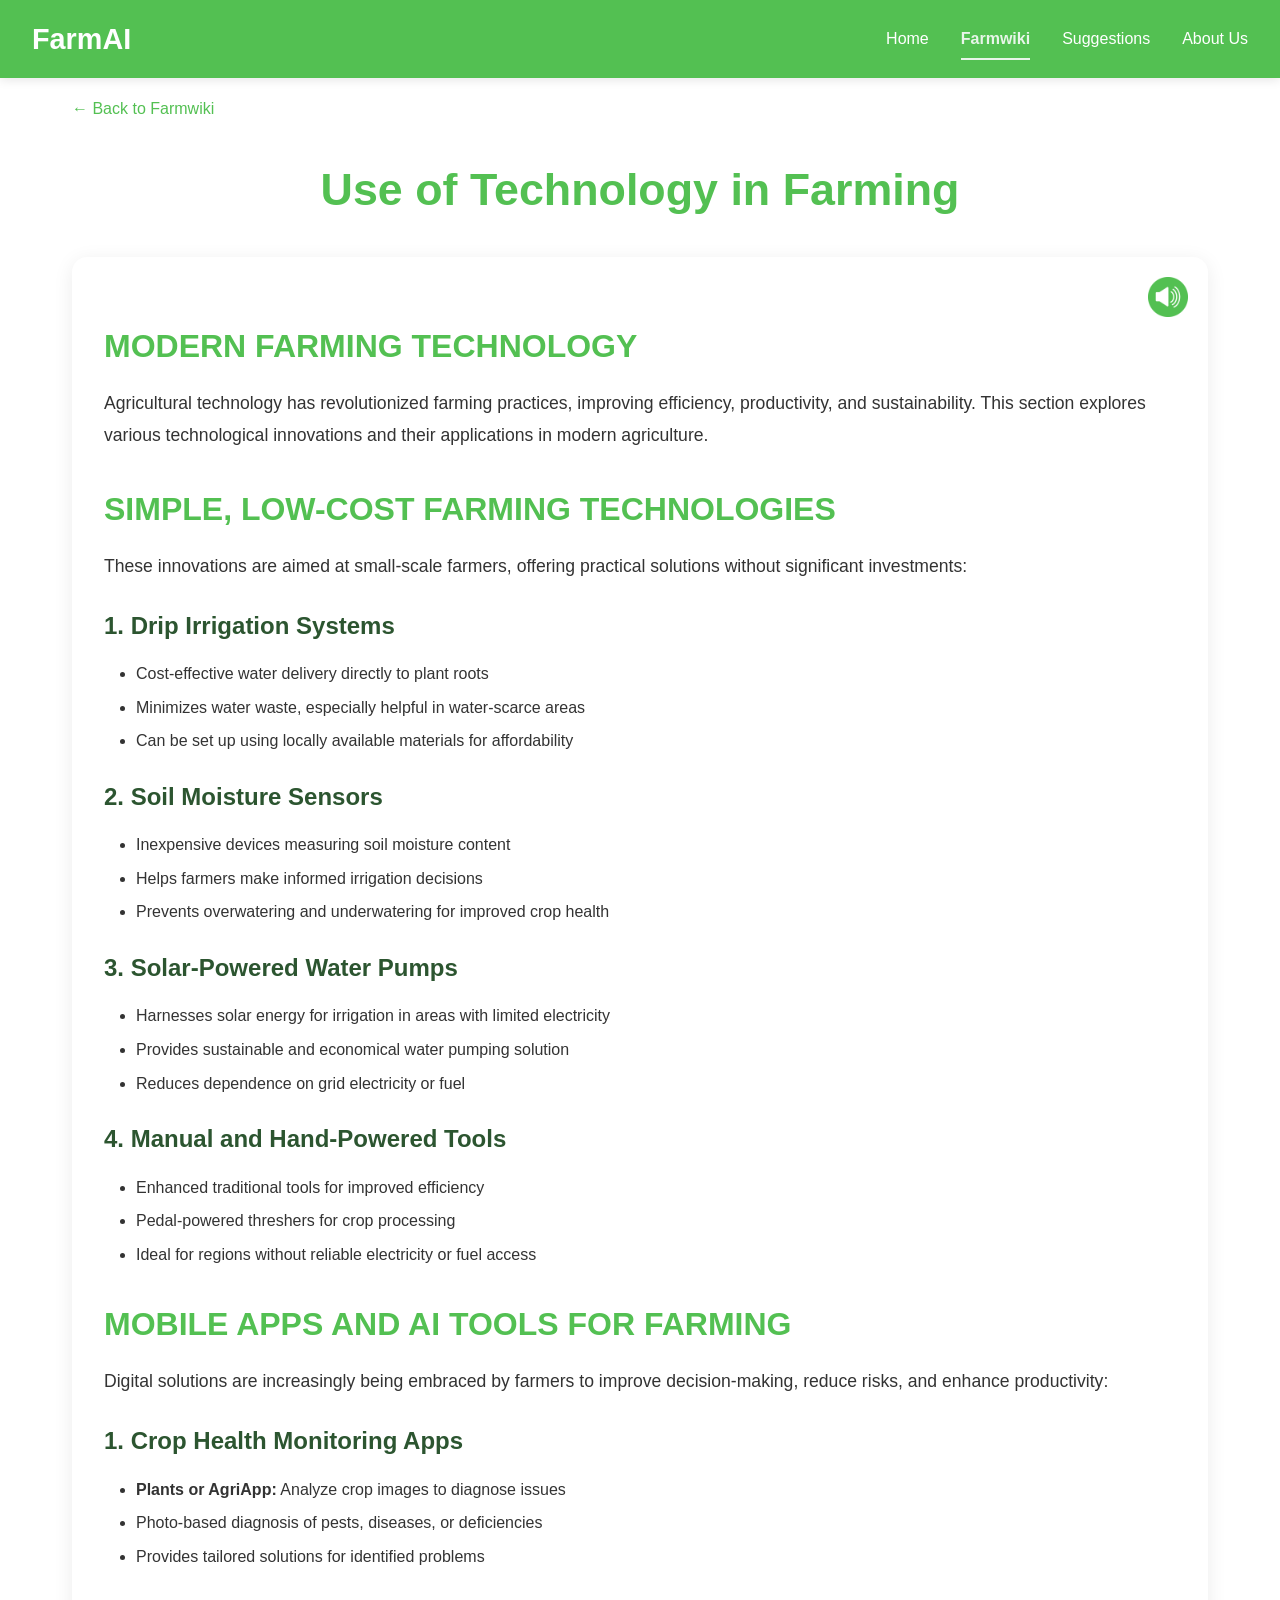
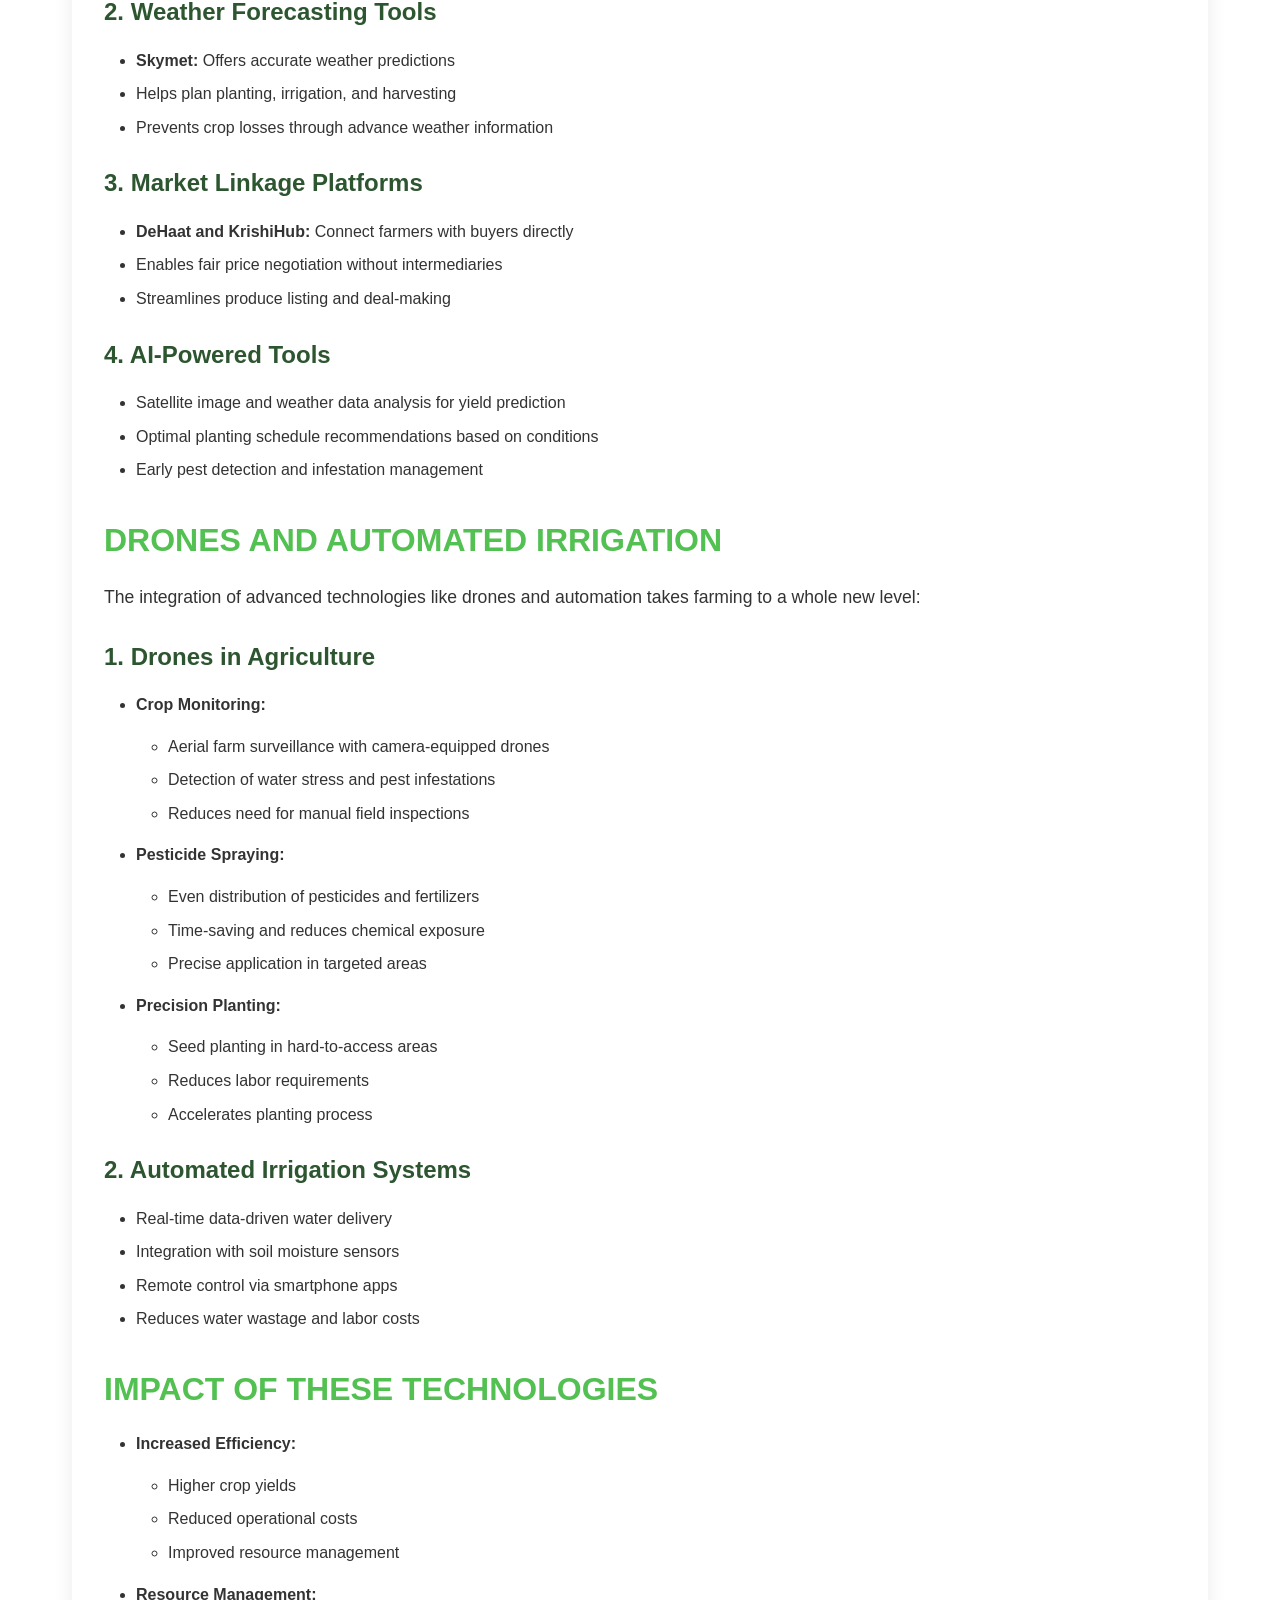
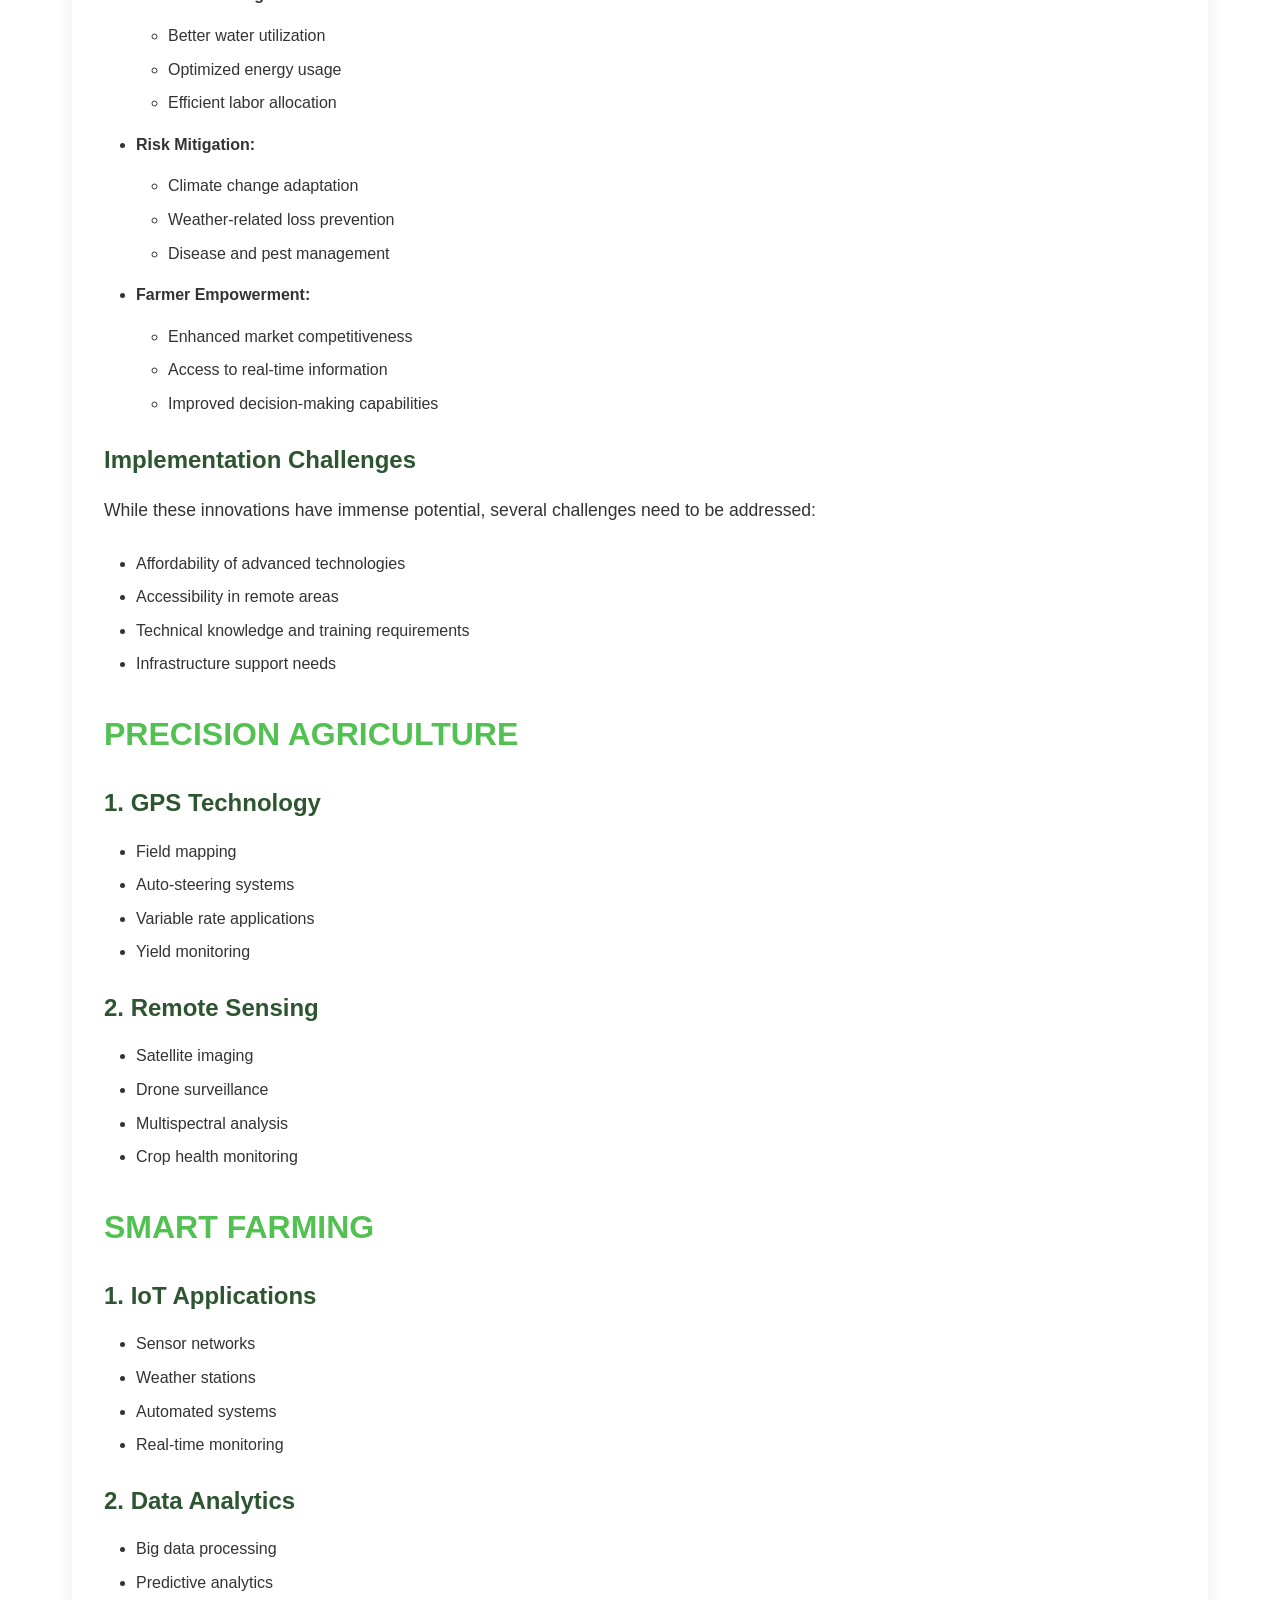
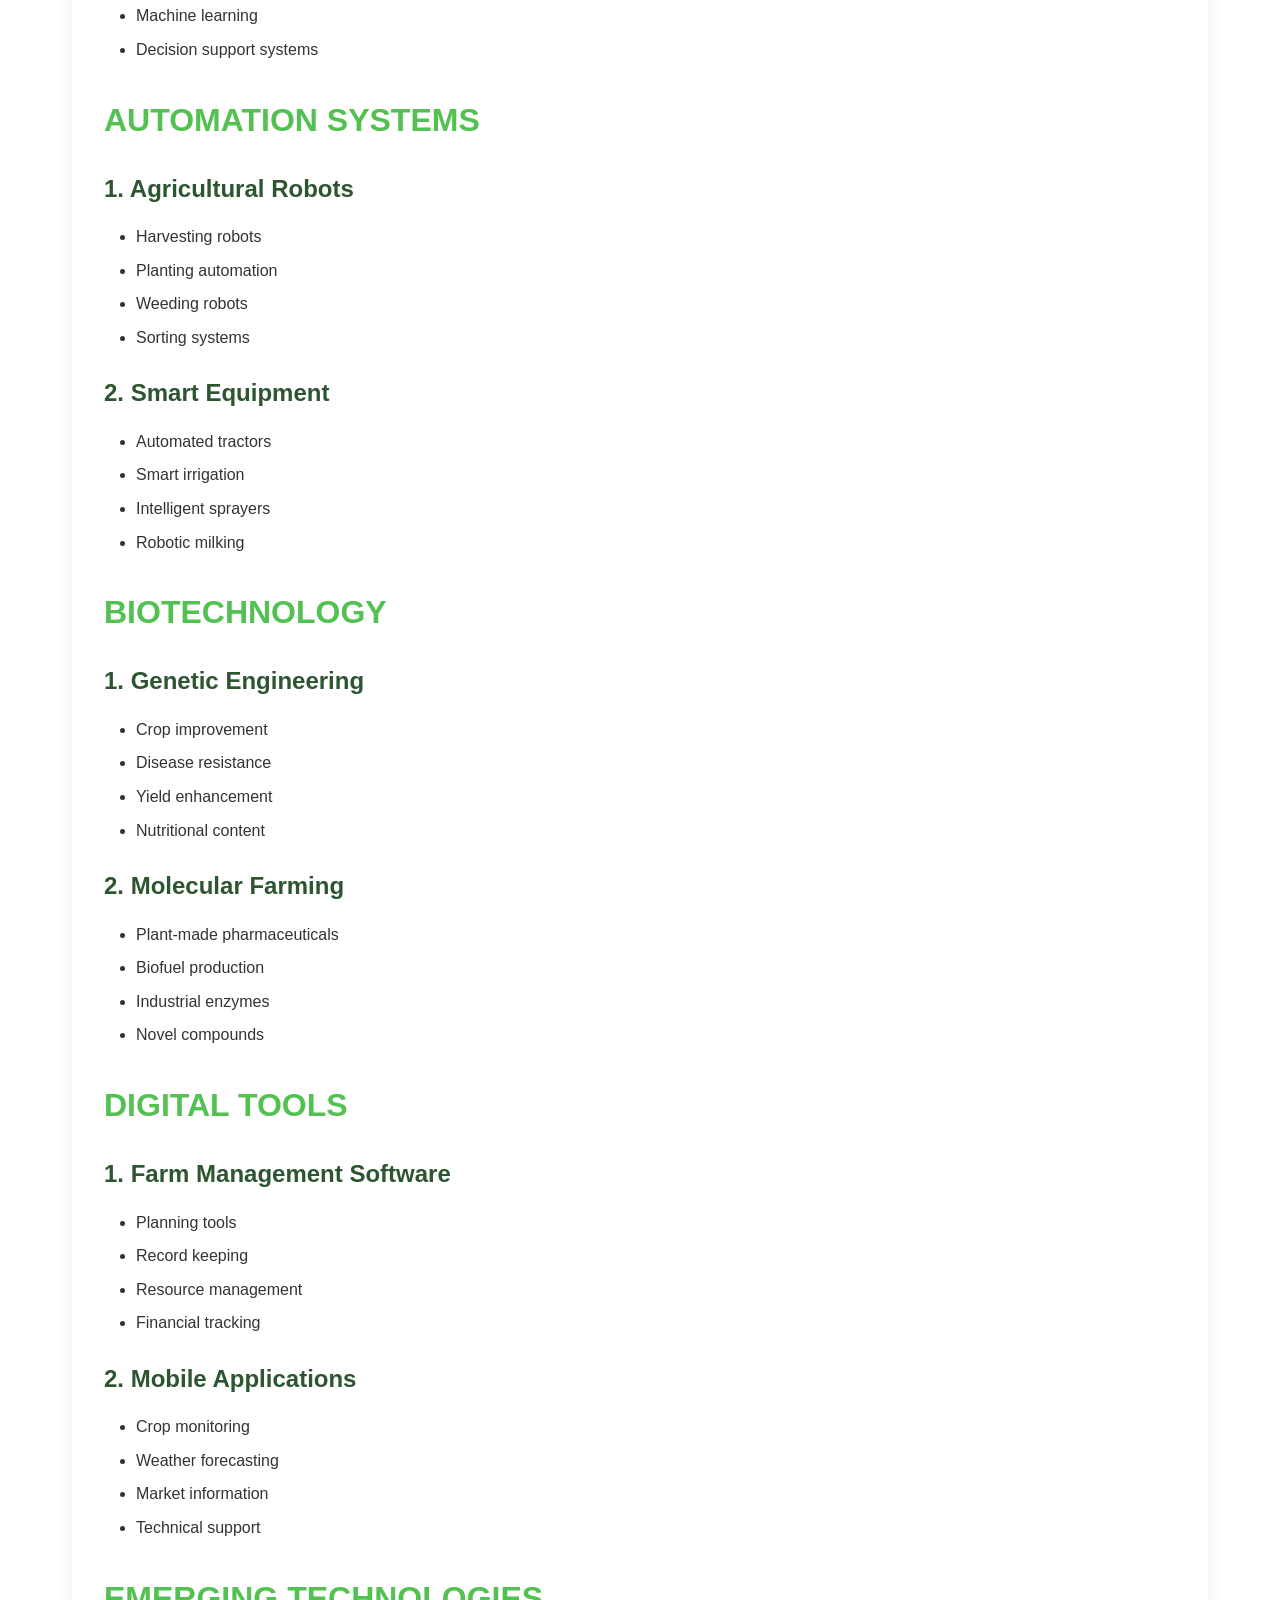
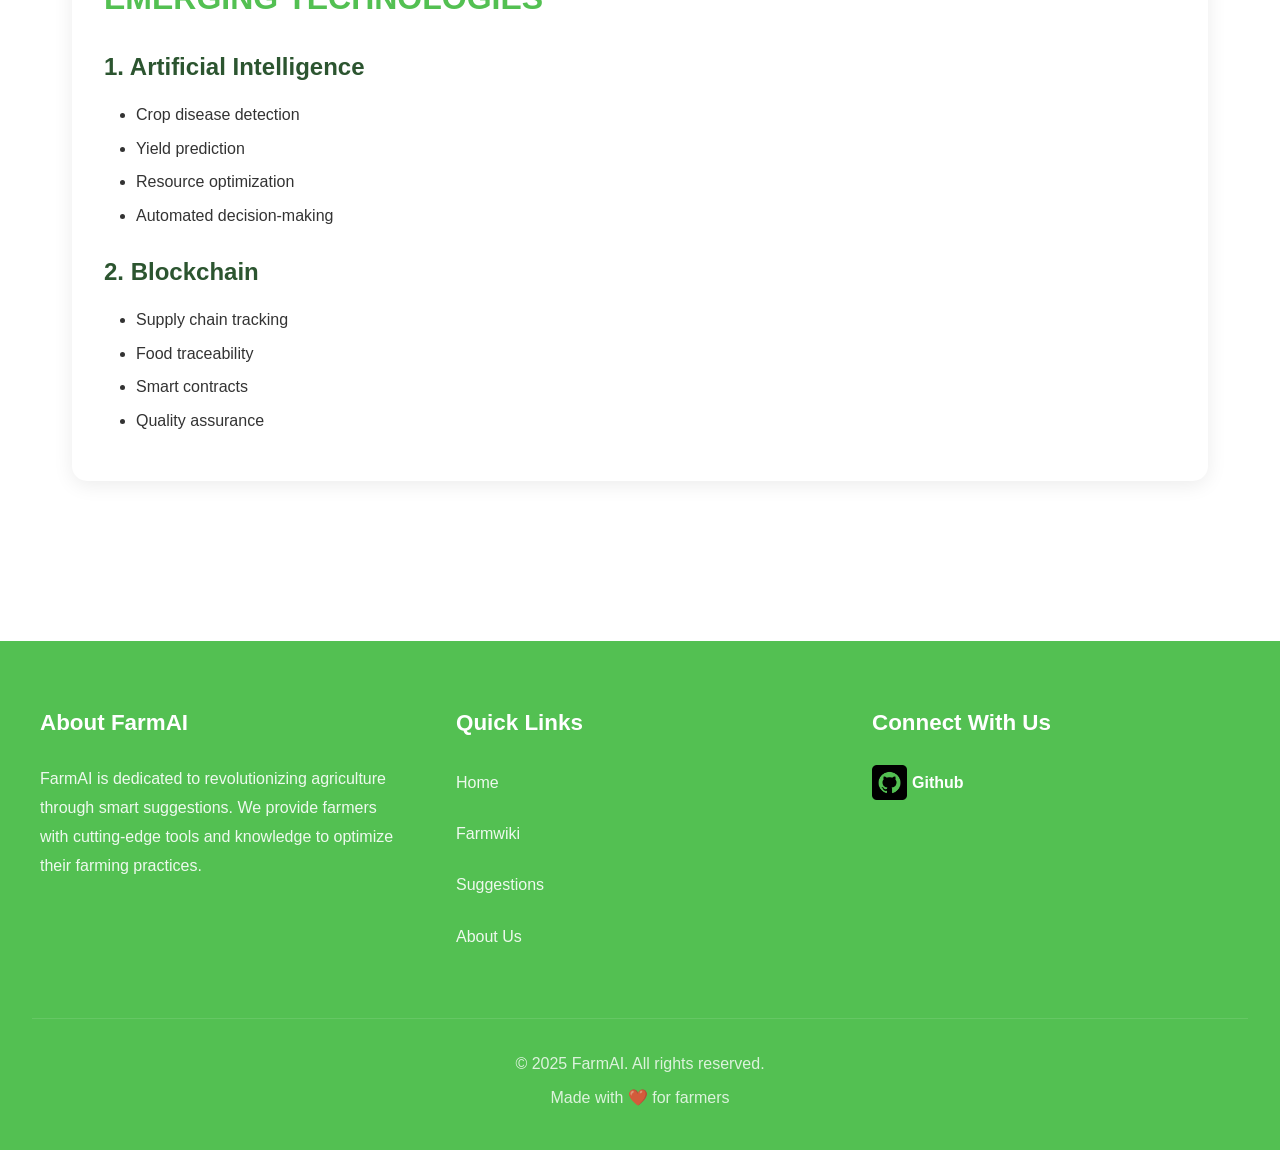
<file: wiki/farming-technology.html>
<!DOCTYPE html>
<html lang="en">
<head>
    <meta charset="UTF-8">
    <meta name="viewport" content="width=device-width, initial-scale=1.0">
    <title>Use of Technology in Farming - FarmAI Wiki</title>
    <link rel="stylesheet" href="../styles.css">
</head>
<body>
    <nav class="navbar">
        <h1>FarmAI</h1>
        <div style="display: flex; align-items: center;">
            <ul class="nav-links">
                <li><a href="../index.html">Home</a></li>
                <li><a href="../farmwiki.html" class="active">Farmwiki</a></li>
                <li><a href="../suggestions.html">Suggestions</a></li>
                <li><a href="../aboutus.html">About Us</a></li>
            </ul>
            <button class="mobile-menu-btn">
                <span></span>
                <span></span>
                <span></span>
            </button>
        </div>
    </nav>

    <div class="wiki-page">
        <a href="../farmwiki.html" class="back-to-wiki">← Back to Farmwiki</a>
        
        <h1>Use of Technology in Farming</h1>
        <div id="audio">
            <img src="speaker.png" type="image/png" width="40px" id="topic1" onclick="textToAudio('topic4')">
            <audio id="audioField"></audio>
        </div>
        <div class="title-decoration">
            <div class="line"></div>
            <div class="circle"></div>
            <div class="line"></div>
        </div>
        
        <div class="wiki-content">
            <h2>MODERN FARMING TECHNOLOGY</h2>
            <p>Agricultural technology has revolutionized farming practices, improving efficiency, productivity, and sustainability. This section explores various technological innovations and their applications in modern agriculture.</p>

            <h2>SIMPLE, LOW-COST FARMING TECHNOLOGIES</h2>
            <p>These innovations are aimed at small-scale farmers, offering practical solutions without significant investments:</p>

            <h3>1. Drip Irrigation Systems</h3>
            <ul>
                <li>Cost-effective water delivery directly to plant roots</li>
                <li>Minimizes water waste, especially helpful in water-scarce areas</li>
                <li>Can be set up using locally available materials for affordability</li>
            </ul>

            <h3>2. Soil Moisture Sensors</h3>
            <ul>
                <li>Inexpensive devices measuring soil moisture content</li>
                <li>Helps farmers make informed irrigation decisions</li>
                <li>Prevents overwatering and underwatering for improved crop health</li>
            </ul>

            <h3>3. Solar-Powered Water Pumps</h3>
            <ul>
                <li>Harnesses solar energy for irrigation in areas with limited electricity</li>
                <li>Provides sustainable and economical water pumping solution</li>
                <li>Reduces dependence on grid electricity or fuel</li>
            </ul>

            <h3>4. Manual and Hand-Powered Tools</h3>
            <ul>
                <li>Enhanced traditional tools for improved efficiency</li>
                <li>Pedal-powered threshers for crop processing</li>
                <li>Ideal for regions without reliable electricity or fuel access</li>
            </ul>

            <h2>MOBILE APPS AND AI TOOLS FOR FARMING</h2>
            <p>Digital solutions are increasingly being embraced by farmers to improve decision-making, reduce risks, and enhance productivity:</p>

            <h3>1. Crop Health Monitoring Apps</h3>
            <ul>
                <li><strong>Plants or AgriApp:</strong> Analyze crop images to diagnose issues</li>
                <li>Photo-based diagnosis of pests, diseases, or deficiencies</li>
                <li>Provides tailored solutions for identified problems</li>
            </ul>

            <h3>2. Weather Forecasting Tools</h3>
            <ul>
                <li><strong>Skymet:</strong> Offers accurate weather predictions</li>
                <li>Helps plan planting, irrigation, and harvesting</li>
                <li>Prevents crop losses through advance weather information</li>
            </ul>

            <h3>3. Market Linkage Platforms</h3>
            <ul>
                <li><strong>DeHaat and KrishiHub:</strong> Connect farmers with buyers directly</li>
                <li>Enables fair price negotiation without intermediaries</li>
                <li>Streamlines produce listing and deal-making</li>
            </ul>

            <h3>4. AI-Powered Tools</h3>
            <ul>
                <li>Satellite image and weather data analysis for yield prediction</li>
                <li>Optimal planting schedule recommendations based on conditions</li>
                <li>Early pest detection and infestation management</li>
            </ul>

            <h2>DRONES AND AUTOMATED IRRIGATION</h2>
            <p>The integration of advanced technologies like drones and automation takes farming to a whole new level:</p>

            <h3>1. Drones in Agriculture</h3>
            <ul>
                <li><strong>Crop Monitoring:</strong>
                    <ul>
                        <li>Aerial farm surveillance with camera-equipped drones</li>
                        <li>Detection of water stress and pest infestations</li>
                        <li>Reduces need for manual field inspections</li>
                    </ul>
                </li>
                <li><strong>Pesticide Spraying:</strong>
                    <ul>
                        <li>Even distribution of pesticides and fertilizers</li>
                        <li>Time-saving and reduces chemical exposure</li>
                        <li>Precise application in targeted areas</li>
                    </ul>
                </li>
                <li><strong>Precision Planting:</strong>
                    <ul>
                        <li>Seed planting in hard-to-access areas</li>
                        <li>Reduces labor requirements</li>
                        <li>Accelerates planting process</li>
                    </ul>
                </li>
            </ul>

            <h3>2. Automated Irrigation Systems</h3>
            <ul>
                <li>Real-time data-driven water delivery</li>
                <li>Integration with soil moisture sensors</li>
                <li>Remote control via smartphone apps</li>
                <li>Reduces water wastage and labor costs</li>
            </ul>

            <h2>IMPACT OF THESE TECHNOLOGIES</h2>
            <ul>
                <li><strong>Increased Efficiency:</strong>
                    <ul>
                        <li>Higher crop yields</li>
                        <li>Reduced operational costs</li>
                        <li>Improved resource management</li>
                    </ul>
                </li>
                <li><strong>Resource Management:</strong>
                    <ul>
                        <li>Better water utilization</li>
                        <li>Optimized energy usage</li>
                        <li>Efficient labor allocation</li>
                    </ul>
                </li>
                <li><strong>Risk Mitigation:</strong>
                    <ul>
                        <li>Climate change adaptation</li>
                        <li>Weather-related loss prevention</li>
                        <li>Disease and pest management</li>
                    </ul>
                </li>
                <li><strong>Farmer Empowerment:</strong>
                    <ul>
                        <li>Enhanced market competitiveness</li>
                        <li>Access to real-time information</li>
                        <li>Improved decision-making capabilities</li>
                    </ul>
                </li>
            </ul>

            <div class="note-box">
                <h3>Implementation Challenges</h3>
                <p>While these innovations have immense potential, several challenges need to be addressed:</p>
                <ul>
                    <li>Affordability of advanced technologies</li>
                    <li>Accessibility in remote areas</li>
                    <li>Technical knowledge and training requirements</li>
                    <li>Infrastructure support needs</li>
                </ul>
            </div>

            <h2>PRECISION AGRICULTURE</h2>
            <h3>1. GPS Technology</h3>
            <ul>
                <li>Field mapping</li>
                <li>Auto-steering systems</li>
                <li>Variable rate applications</li>
                <li>Yield monitoring</li>
            </ul>

            <h3>2. Remote Sensing</h3>
            <ul>
                <li>Satellite imaging</li>
                <li>Drone surveillance</li>
                <li>Multispectral analysis</li>
                <li>Crop health monitoring</li>
            </ul>

            <h2>SMART FARMING</h2>
            <h3>1. IoT Applications</h3>
            <ul>
                <li>Sensor networks</li>
                <li>Weather stations</li>
                <li>Automated systems</li>
                <li>Real-time monitoring</li>
            </ul>

            <h3>2. Data Analytics</h3>
            <ul>
                <li>Big data processing</li>
                <li>Predictive analytics</li>
                <li>Machine learning</li>
                <li>Decision support systems</li>
            </ul>

            <h2>AUTOMATION SYSTEMS</h2>
            <h3>1. Agricultural Robots</h3>
            <ul>
                <li>Harvesting robots</li>
                <li>Planting automation</li>
                <li>Weeding robots</li>
                <li>Sorting systems</li>
            </ul>

            <h3>2. Smart Equipment</h3>
            <ul>
                <li>Automated tractors</li>
                <li>Smart irrigation</li>
                <li>Intelligent sprayers</li>
                <li>Robotic milking</li>
            </ul>

            <h2>BIOTECHNOLOGY</h2>
            <h3>1. Genetic Engineering</h3>
            <ul>
                <li>Crop improvement</li>
                <li>Disease resistance</li>
                <li>Yield enhancement</li>
                <li>Nutritional content</li>
            </ul>

            <h3>2. Molecular Farming</h3>
            <ul>
                <li>Plant-made pharmaceuticals</li>
                <li>Biofuel production</li>
                <li>Industrial enzymes</li>
                <li>Novel compounds</li>
            </ul>

            <h2>DIGITAL TOOLS</h2>
            <h3>1. Farm Management Software</h3>
            <ul>
                <li>Planning tools</li>
                <li>Record keeping</li>
                <li>Resource management</li>
                <li>Financial tracking</li>
            </ul>

            <h3>2. Mobile Applications</h3>
            <ul>
                <li>Crop monitoring</li>
                <li>Weather forecasting</li>
                <li>Market information</li>
                <li>Technical support</li>
            </ul>

            <h2>EMERGING TECHNOLOGIES</h2>
            <h3>1. Artificial Intelligence</h3>
            <ul>
                <li>Crop disease detection</li>
                <li>Yield prediction</li>
                <li>Resource optimization</li>
                <li>Automated decision-making</li>
            </ul>

            <h3>2. Blockchain</h3>
            <ul>
                <li>Supply chain tracking</li>
                <li>Food traceability</li>
                <li>Smart contracts</li>
                <li>Quality assurance</li>
            </ul>
        </div>
    </div>


    <script src="function.js"></script>

    <footer class="footer">
        <div class="footer-content">
            <div class="footer-section">
                <h3>About FarmAI</h3>
                <p>FarmAI is dedicated to revolutionizing agriculture through smart suggestions. We provide farmers with cutting-edge tools and knowledge to optimize their farming practices.</p>
            </div>
            <div class="footer-section">
                <h3>Quick Links</h3>
                <ul class="footer-links">
                    <li><a href="../index.html">Home</a></li>
                    <li><a href="../farmwiki.html">Farmwiki</a></li>
                    <li><a href="../suggestions.html">Suggestions</a></li>
                    <li><a href="../aboutus.html">About Us</a></li>
                </ul>
            </div>
            <div class="footer-section">
                <h3>Connect With Us</h3>
                <a href="https://github.com/s8tn2546/Hackathon" target="_blank"><div class="social-links">
                    <img src="/github.png" width="35px" height="35px" target="__blank">
                    <h4 id="gitHub">Github</h4>
                </div></a>
            </div>
        </div>
        <div class="footer-bottom">
            <p>&copy; 2025 FarmAI. All rights reserved.</p>
            <p>Made with ❤️ for farmers</p>
        </div>
    </footer>

    <script>
        // Mobile menu functionality
        const mobileMenuBtn = document.querySelector('.mobile-menu-btn');
        const navLinks = document.querySelector('.nav-links');
        
        mobileMenuBtn.addEventListener('click', () => {
            mobileMenuBtn.classList.toggle('active');
            navLinks.classList.toggle('active');
        });
    </script>

    <script>
        var audioField = document.getElementById("audioField");
        var isPlaying = false;
        var currentTopic = "";

        function textToAudio(topic) {
            // If it's the same topic as currently playing
            if (currentTopic === topic) {
                // Toggle play/pause without changing source
                if (isPlaying) {
                    audioField.pause();
                } else {
                    audioField.play();
                }
            } else {
                // It's a different topic, so change the source
                currentTopic = topic;
                
                // Set the appropriate source based on topic
                if (topic === 'topic1') {
                    audioField.src = "HackathonAudio/1.mp3";
                }
                else if (topic === 'topic2') {
                    audioField.src = "HackathonAudio/2.mp3";
                }
                else if (topic === 'topic3') {
                    audioField.src = "HackathonAudio/3.mp3";
                }
                else if (topic === 'topic4') {
                    audioField.src = "HackathonAudio/4.mp3";
                }
                else if (topic === 'topic5') {
                    audioField.src = "HackathonAudio/5.mp3";
                }
                else if (topic === 'topic6') {
                    audioField.src = "HackathonAudio/6.mp3";
                }
                else if (topic === 'topic7') {
                    audioField.src = "HackathonAudio/7.mp3";
                }
                
                // Start playing the new audio
                audioField.play();
            }
        }

        audioField.onplaying = function() {
            isPlaying = true;
        };
        audioField.onpause = function() {
            isPlaying = false;
        };
    </script>
    
</body>
</html>
</file>
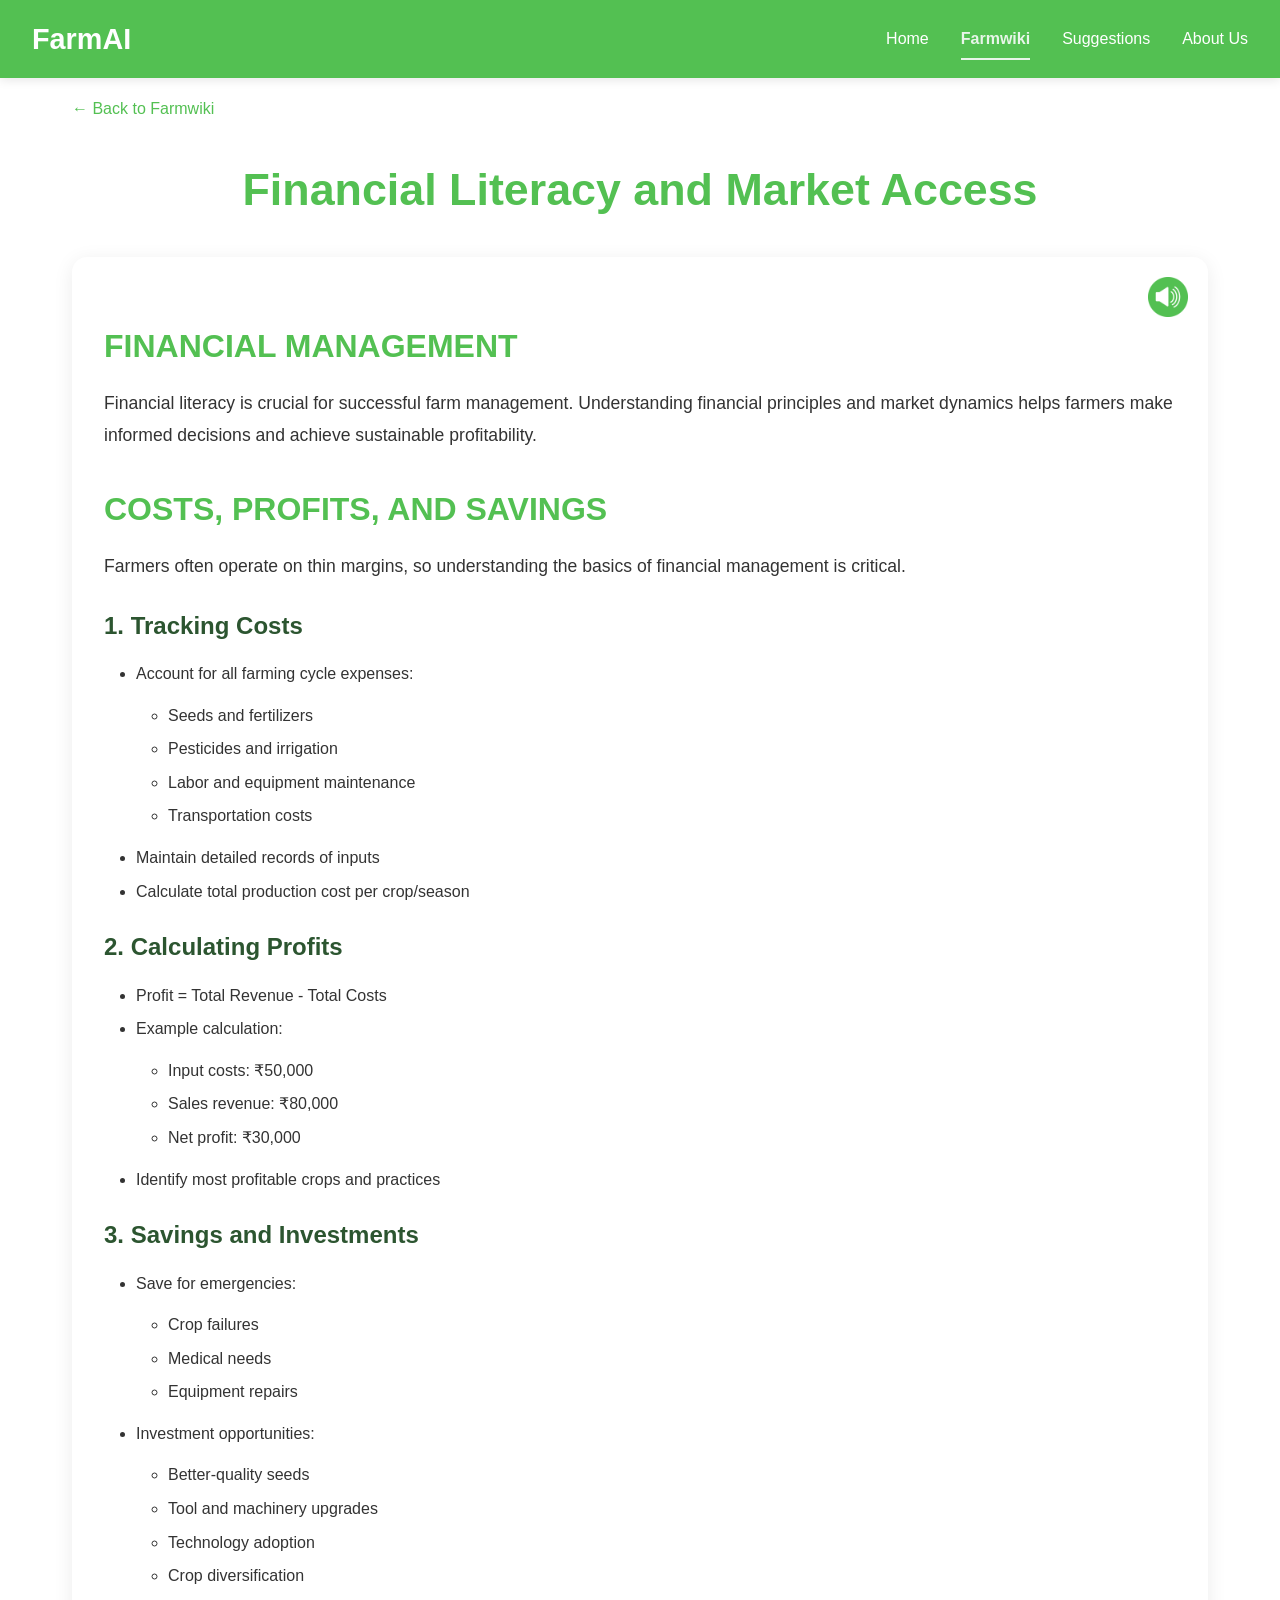
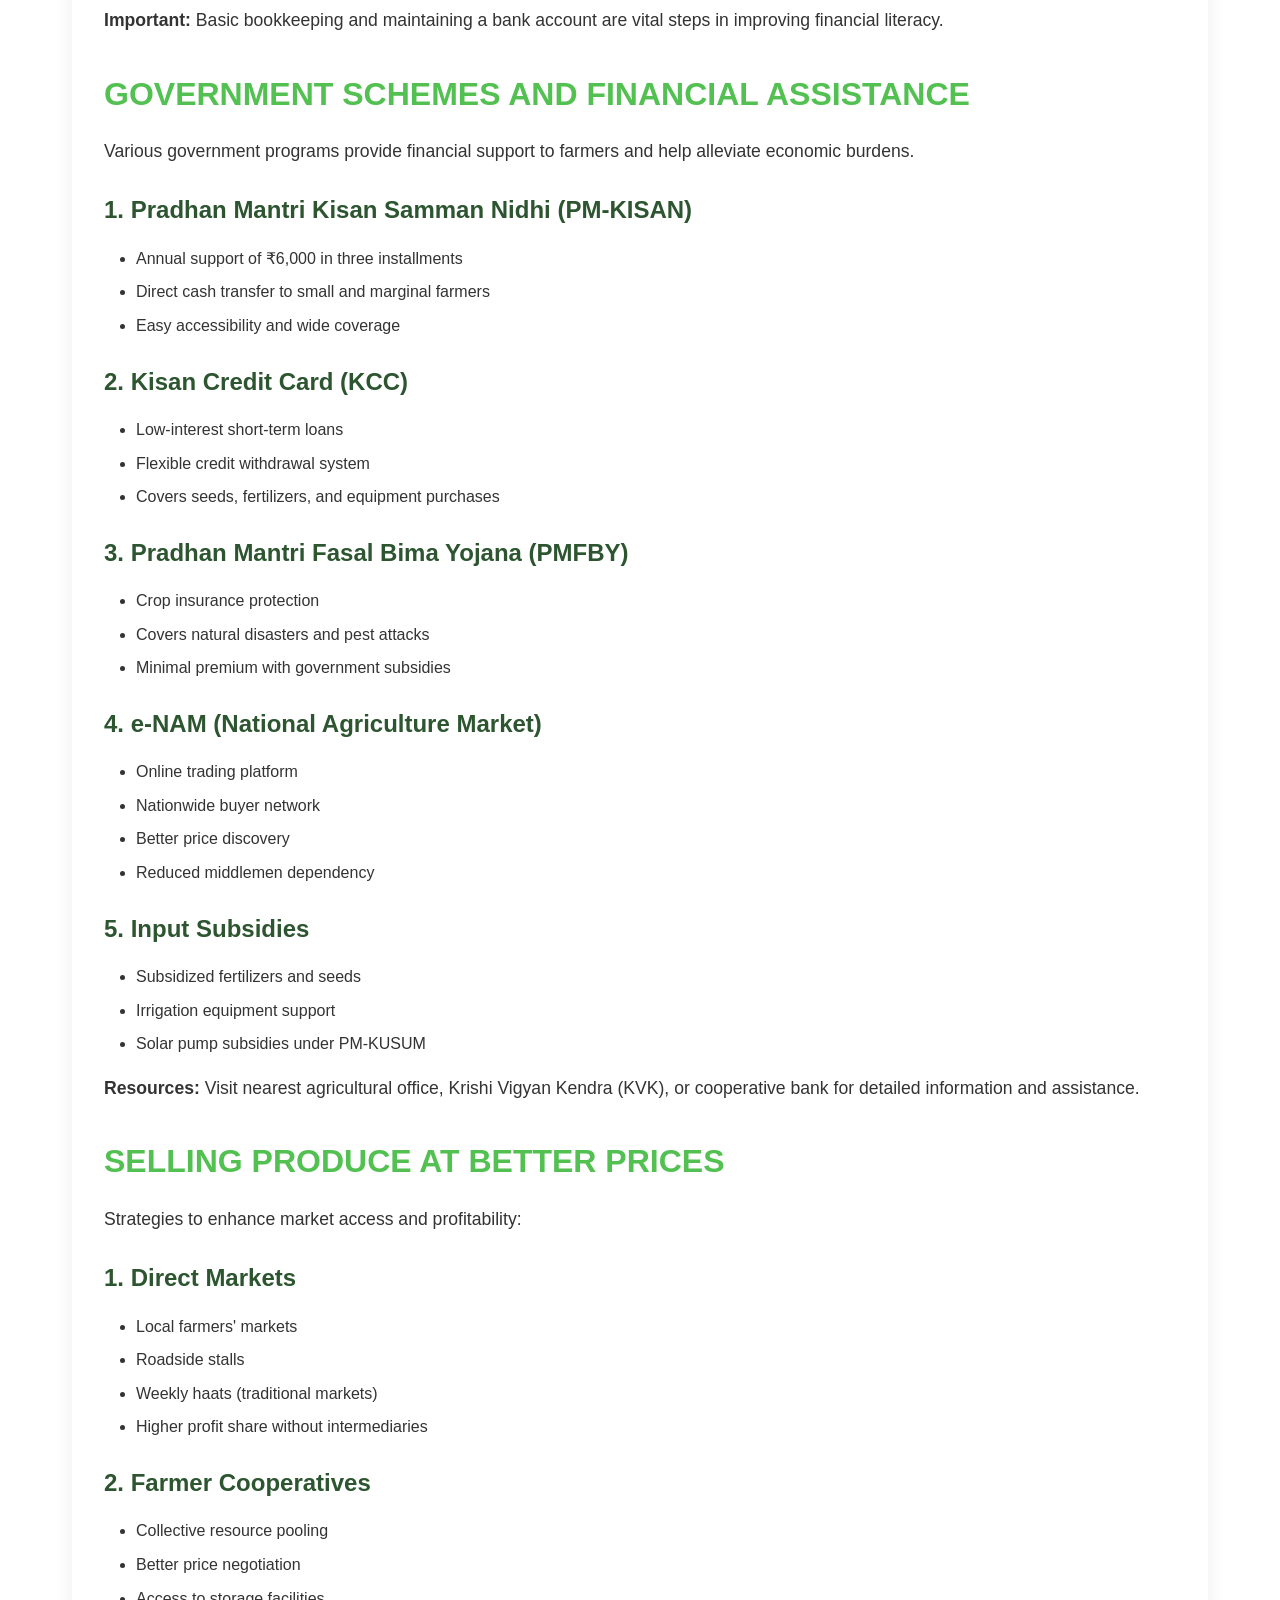
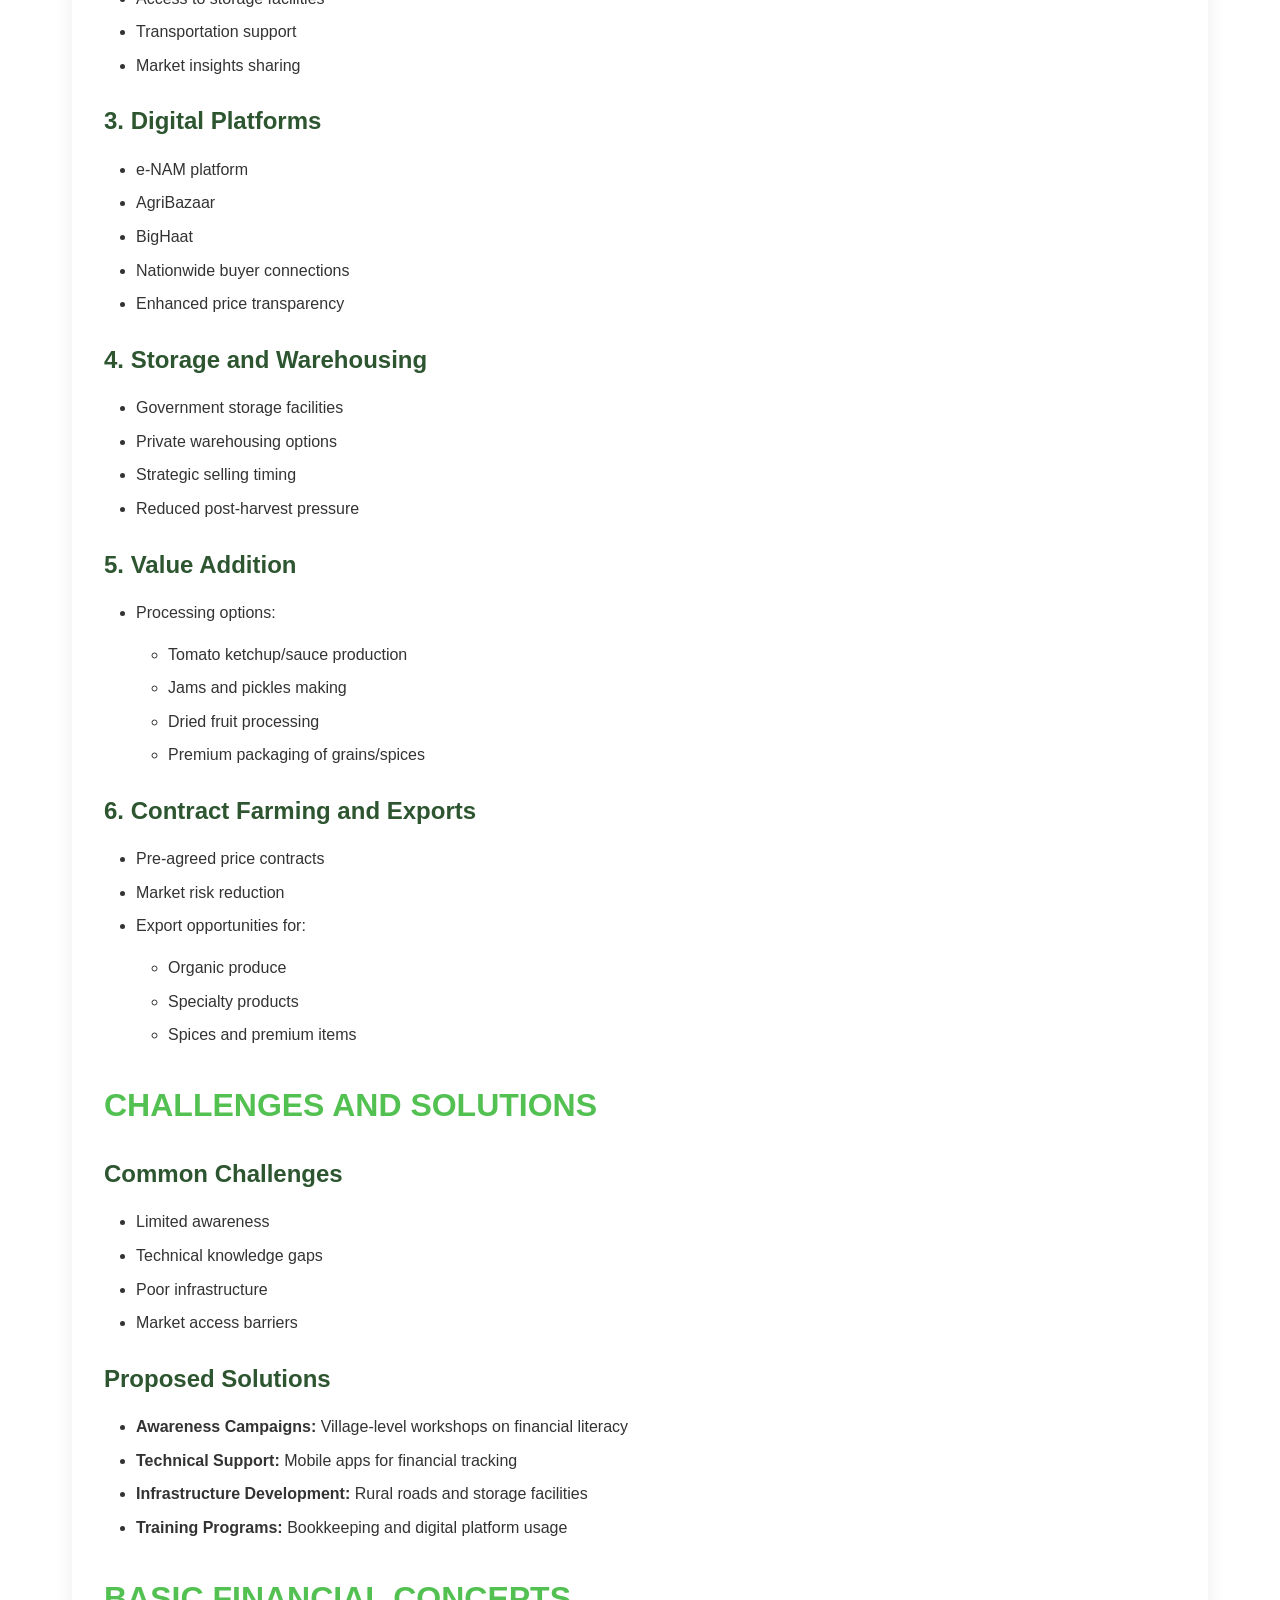
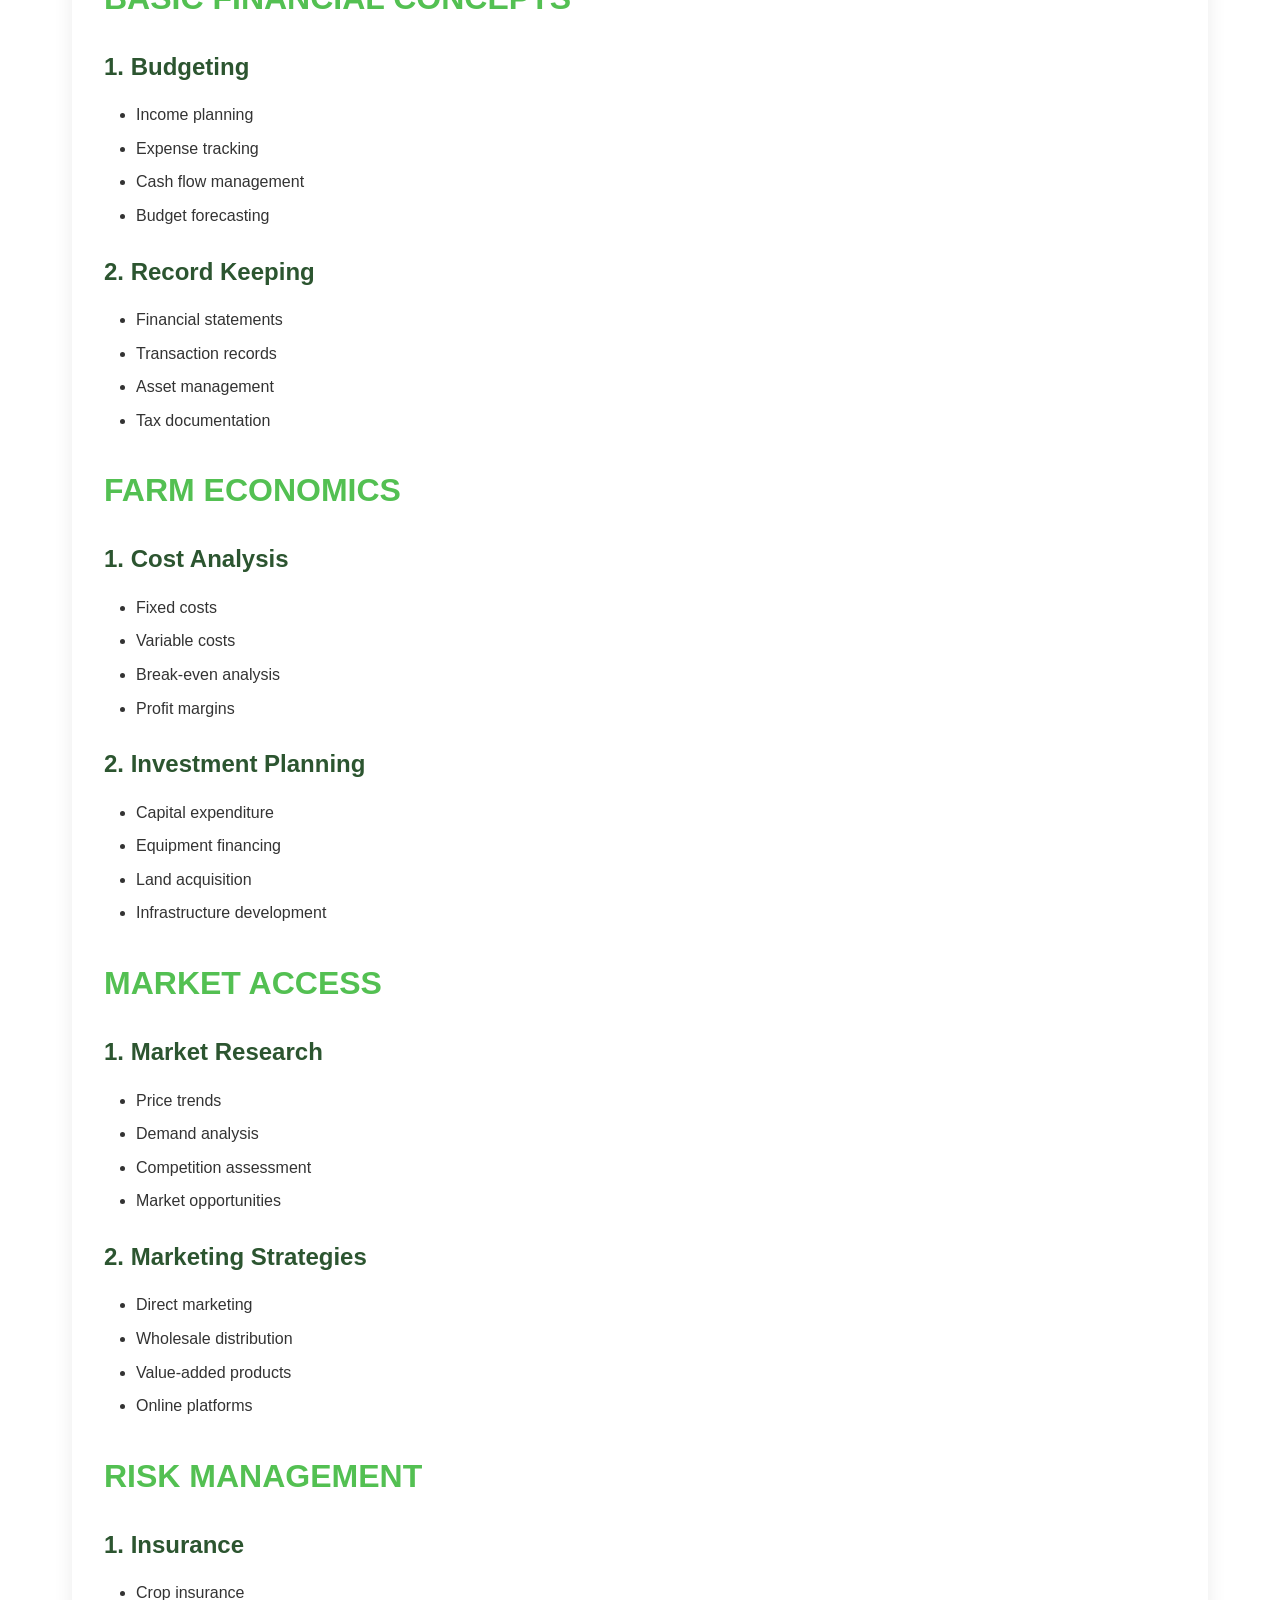
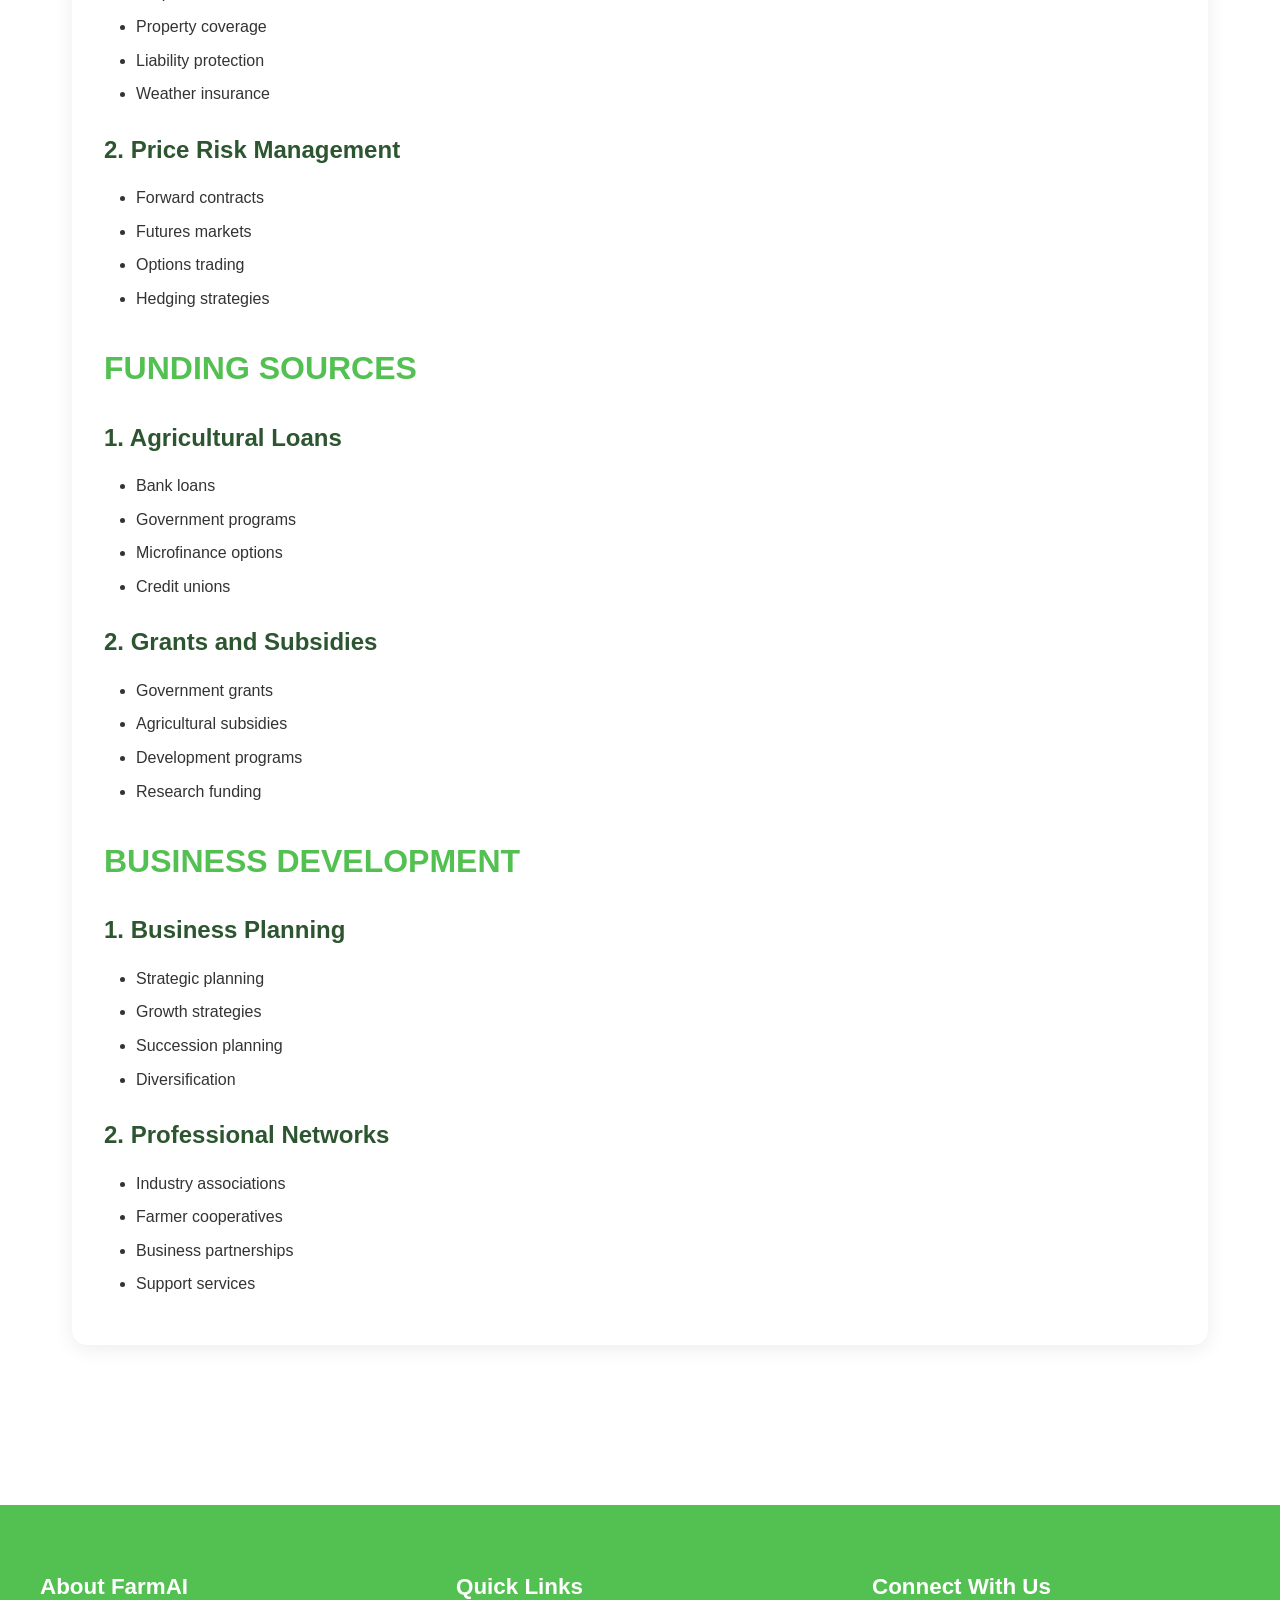
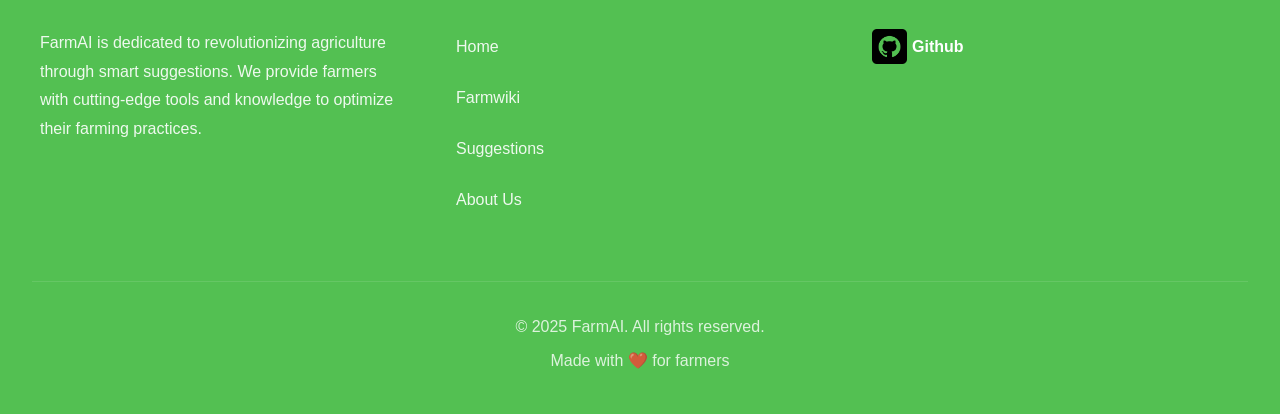
<file: wiki/financial-literacy.html>
<!DOCTYPE html>
<html lang="en">
<head>
    <meta charset="UTF-8">
    <meta name="viewport" content="width=device-width, initial-scale=1.0">
    <title>Financial Literacy and Market Access - FarmAI Wiki</title>
    <link rel="stylesheet" href="../styles.css">
</head>
<body>
    <nav class="navbar">
        <h1>FarmAI</h1>
        <div style="display: flex; align-items: center;">
            <ul class="nav-links">
                <li><a href="../index.html">Home</a></li>
                <li><a href="../farmwiki.html" class="active">Farmwiki</a></li>
                <li><a href="../suggestions.html">Suggestions</a></li>
                <li><a href="../aboutus.html">About Us</a></li>
            </ul>
            <button class="mobile-menu-btn">
                <span></span>
                <span></span>
                <span></span>
            </button>
        </div>
    </nav>

    <div class="wiki-page">
        <a href="../farmwiki.html" class="back-to-wiki">← Back to Farmwiki</a>
        
        <h1>Financial Literacy and Market Access</h1>
        <div id="audio">
            <img src="speaker.png" type="image/png" width="40px" id="topic1" onclick="textToAudio('topic5')">
            <audio id="audioField"></audio>
        </div>
        <div class="title-decoration">
            <div class="line"></div>
            <div class="circle"></div>
            <div class="line"></div>
        </div>
        
        <div class="wiki-content">
            <h2>FINANCIAL MANAGEMENT</h2>
            <p>Financial literacy is crucial for successful farm management. Understanding financial principles and market dynamics helps farmers make informed decisions and achieve sustainable profitability.</p>

            <h2>COSTS, PROFITS, AND SAVINGS</h2>
            <p>Farmers often operate on thin margins, so understanding the basics of financial management is critical.</p>

            <h3>1. Tracking Costs</h3>
            <ul>
                <li>Account for all farming cycle expenses:
                    <ul>
                        <li>Seeds and fertilizers</li>
                        <li>Pesticides and irrigation</li>
                        <li>Labor and equipment maintenance</li>
                        <li>Transportation costs</li>
                    </ul>
                </li>
                <li>Maintain detailed records of inputs</li>
                <li>Calculate total production cost per crop/season</li>
            </ul>

            <h3>2. Calculating Profits</h3>
            <ul>
                <li>Profit = Total Revenue - Total Costs</li>
                <li>Example calculation:
                    <ul>
                        <li>Input costs: ₹50,000</li>
                        <li>Sales revenue: ₹80,000</li>
                        <li>Net profit: ₹30,000</li>
                    </ul>
                </li>
                <li>Identify most profitable crops and practices</li>
            </ul>

            <h3>3. Savings and Investments</h3>
            <ul>
                <li>Save for emergencies:
                    <ul>
                        <li>Crop failures</li>
                        <li>Medical needs</li>
                        <li>Equipment repairs</li>
                    </ul>
                </li>
                <li>Investment opportunities:
                    <ul>
                        <li>Better-quality seeds</li>
                        <li>Tool and machinery upgrades</li>
                        <li>Technology adoption</li>
                        <li>Crop diversification</li>
                    </ul>
                </li>
            </ul>

            <div class="info-box">
                <p><strong>Important:</strong> Basic bookkeeping and maintaining a bank account are vital steps in improving financial literacy.</p>
            </div>

            <h2>GOVERNMENT SCHEMES AND FINANCIAL ASSISTANCE</h2>
            <p>Various government programs provide financial support to farmers and help alleviate economic burdens.</p>

            <h3>1. Pradhan Mantri Kisan Samman Nidhi (PM-KISAN)</h3>
            <ul>
                <li>Annual support of ₹6,000 in three installments</li>
                <li>Direct cash transfer to small and marginal farmers</li>
                <li>Easy accessibility and wide coverage</li>
            </ul>

            <h3>2. Kisan Credit Card (KCC)</h3>
            <ul>
                <li>Low-interest short-term loans</li>
                <li>Flexible credit withdrawal system</li>
                <li>Covers seeds, fertilizers, and equipment purchases</li>
            </ul>

            <h3>3. Pradhan Mantri Fasal Bima Yojana (PMFBY)</h3>
            <ul>
                <li>Crop insurance protection</li>
                <li>Covers natural disasters and pest attacks</li>
                <li>Minimal premium with government subsidies</li>
            </ul>

            <h3>4. e-NAM (National Agriculture Market)</h3>
            <ul>
                <li>Online trading platform</li>
                <li>Nationwide buyer network</li>
                <li>Better price discovery</li>
                <li>Reduced middlemen dependency</li>
            </ul>

            <h3>5. Input Subsidies</h3>
            <ul>
                <li>Subsidized fertilizers and seeds</li>
                <li>Irrigation equipment support</li>
                <li>Solar pump subsidies under PM-KUSUM</li>
            </ul>

            <div class="info-box">
                <p><strong>Resources:</strong> Visit nearest agricultural office, Krishi Vigyan Kendra (KVK), or cooperative bank for detailed information and assistance.</p>
            </div>

            <h2>SELLING PRODUCE AT BETTER PRICES</h2>
            <p>Strategies to enhance market access and profitability:</p>

            <h3>1. Direct Markets</h3>
            <ul>
                <li>Local farmers' markets</li>
                <li>Roadside stalls</li>
                <li>Weekly haats (traditional markets)</li>
                <li>Higher profit share without intermediaries</li>
            </ul>

            <h3>2. Farmer Cooperatives</h3>
            <ul>
                <li>Collective resource pooling</li>
                <li>Better price negotiation</li>
                <li>Access to storage facilities</li>
                <li>Transportation support</li>
                <li>Market insights sharing</li>
            </ul>

            <h3>3. Digital Platforms</h3>
            <ul>
                <li>e-NAM platform</li>
                <li>AgriBazaar</li>
                <li>BigHaat</li>
                <li>Nationwide buyer connections</li>
                <li>Enhanced price transparency</li>
            </ul>

            <h3>4. Storage and Warehousing</h3>
            <ul>
                <li>Government storage facilities</li>
                <li>Private warehousing options</li>
                <li>Strategic selling timing</li>
                <li>Reduced post-harvest pressure</li>
            </ul>

            <h3>5. Value Addition</h3>
            <ul>
                <li>Processing options:
                    <ul>
                        <li>Tomato ketchup/sauce production</li>
                        <li>Jams and pickles making</li>
                        <li>Dried fruit processing</li>
                        <li>Premium packaging of grains/spices</li>
                    </ul>
                </li>
            </ul>

            <h3>6. Contract Farming and Exports</h3>
            <ul>
                <li>Pre-agreed price contracts</li>
                <li>Market risk reduction</li>
                <li>Export opportunities for:
                    <ul>
                        <li>Organic produce</li>
                        <li>Specialty products</li>
                        <li>Spices and premium items</li>
                    </ul>
                </li>
            </ul>

            <h2>CHALLENGES AND SOLUTIONS</h2>
            <div class="challenges-box">
                <h3>Common Challenges</h3>
                <ul>
                    <li>Limited awareness</li>
                    <li>Technical knowledge gaps</li>
                    <li>Poor infrastructure</li>
                    <li>Market access barriers</li>
                </ul>

                <h3>Proposed Solutions</h3>
                <ul>
                    <li><strong>Awareness Campaigns:</strong> Village-level workshops on financial literacy</li>
                    <li><strong>Technical Support:</strong> Mobile apps for financial tracking</li>
                    <li><strong>Infrastructure Development:</strong> Rural roads and storage facilities</li>
                    <li><strong>Training Programs:</strong> Bookkeeping and digital platform usage</li>
                </ul>
            </div>

            <h2>BASIC FINANCIAL CONCEPTS</h2>
            <h3>1. Budgeting</h3>
            <ul>
                <li>Income planning</li>
                <li>Expense tracking</li>
                <li>Cash flow management</li>
                <li>Budget forecasting</li>
            </ul>

            <h3>2. Record Keeping</h3>
            <ul>
                <li>Financial statements</li>
                <li>Transaction records</li>
                <li>Asset management</li>
                <li>Tax documentation</li>
            </ul>

            <h2>FARM ECONOMICS</h2>
            <h3>1. Cost Analysis</h3>
            <ul>
                <li>Fixed costs</li>
                <li>Variable costs</li>
                <li>Break-even analysis</li>
                <li>Profit margins</li>
            </ul>

            <h3>2. Investment Planning</h3>
            <ul>
                <li>Capital expenditure</li>
                <li>Equipment financing</li>
                <li>Land acquisition</li>
                <li>Infrastructure development</li>
            </ul>

            <h2>MARKET ACCESS</h2>
            <h3>1. Market Research</h3>
            <ul>
                <li>Price trends</li>
                <li>Demand analysis</li>
                <li>Competition assessment</li>
                <li>Market opportunities</li>
            </ul>

            <h3>2. Marketing Strategies</h3>
            <ul>
                <li>Direct marketing</li>
                <li>Wholesale distribution</li>
                <li>Value-added products</li>
                <li>Online platforms</li>
            </ul>

            <h2>RISK MANAGEMENT</h2>
            <h3>1. Insurance</h3>
            <ul>
                <li>Crop insurance</li>
                <li>Property coverage</li>
                <li>Liability protection</li>
                <li>Weather insurance</li>
            </ul>

            <h3>2. Price Risk Management</h3>
            <ul>
                <li>Forward contracts</li>
                <li>Futures markets</li>
                <li>Options trading</li>
                <li>Hedging strategies</li>
            </ul>

            <h2>FUNDING SOURCES</h2>
            <h3>1. Agricultural Loans</h3>
            <ul>
                <li>Bank loans</li>
                <li>Government programs</li>
                <li>Microfinance options</li>
                <li>Credit unions</li>
            </ul>

            <h3>2. Grants and Subsidies</h3>
            <ul>
                <li>Government grants</li>
                <li>Agricultural subsidies</li>
                <li>Development programs</li>
                <li>Research funding</li>
            </ul>

            <h2>BUSINESS DEVELOPMENT</h2>
            <h3>1. Business Planning</h3>
            <ul>
                <li>Strategic planning</li>
                <li>Growth strategies</li>
                <li>Succession planning</li>
                <li>Diversification</li>
            </ul>

            <h3>2. Professional Networks</h3>
            <ul>
                <li>Industry associations</li>
                <li>Farmer cooperatives</li>
                <li>Business partnerships</li>
                <li>Support services</li>
            </ul>
        </div>
    </div>


    <script src="function.js"></script>

    <footer class="footer">
        <div class="footer-content">
            <div class="footer-section">
                <h3>About FarmAI</h3>
                <p>FarmAI is dedicated to revolutionizing agriculture through smart suggestions. We provide farmers with cutting-edge tools and knowledge to optimize their farming practices.</p>
            </div>
            <div class="footer-section">
                <h3>Quick Links</h3>
                <ul class="footer-links">
                    <li><a href="../index.html">Home</a></li>
                    <li><a href="../farmwiki.html">Farmwiki</a></li>
                    <li><a href="../suggestions.html">Suggestions</a></li>
                    <li><a href="../aboutus.html">About Us</a></li>
                </ul>
            </div>
            <div class="footer-section">
                <h3>Connect With Us</h3>
                <a href="https://github.com/s8tn2546/Hackathon" target="_blank"><div class="social-links">
                    <img src="/github.png" width="35px" height="35px" target="__blank">
                    <h4 id="gitHub">Github</h4>
                </div></a>
            </div>
        </div>
        <div class="footer-bottom">
            <p>&copy; 2025 FarmAI. All rights reserved.</p>
            <p>Made with ❤️ for farmers</p>
        </div>
    </footer>

    <script>
        // Mobile menu functionality
        const mobileMenuBtn = document.querySelector('.mobile-menu-btn');
        const navLinks = document.querySelector('.nav-links');
        
        mobileMenuBtn.addEventListener('click', () => {
            mobileMenuBtn.classList.toggle('active');
            navLinks.classList.toggle('active');
        });
    </script>

    <script>
        var audioField = document.getElementById("audioField");
        var isPlaying = false;
        var currentTopic = "";

        function textToAudio(topic) {
            // If it's the same topic as currently playing
            if (currentTopic === topic) {
                // Toggle play/pause without changing source
                if (isPlaying) {
                    audioField.pause();
                } else {
                    audioField.play();
                }
            } else {
                // It's a different topic, so change the source
                currentTopic = topic;
                
                // Set the appropriate source based on topic
                if (topic === 'topic1') {
                    audioField.src = "HackathonAudio/1.mp3";
                }
                else if (topic === 'topic2') {
                    audioField.src = "HackathonAudio/2.mp3";
                }
                else if (topic === 'topic3') {
                    audioField.src = "HackathonAudio/3.mp3";
                }
                else if (topic === 'topic4') {
                    audioField.src = "HackathonAudio/4.mp3";
                }
                else if (topic === 'topic5') {
                    audioField.src = "HackathonAudio/5.mp3";
                }
                else if (topic === 'topic6') {
                    audioField.src = "HackathonAudio/6.mp3";
                }
                else if (topic === 'topic7') {
                    audioField.src = "HackathonAudio/7.mp3";
                }
                
                // Start playing the new audio
                audioField.play();
            }
        }

        audioField.onplaying = function() {
            isPlaying = true;
        };
        audioField.onpause = function() {
            isPlaying = false;
        };
    </script>
    
</body>
</html>
</file>
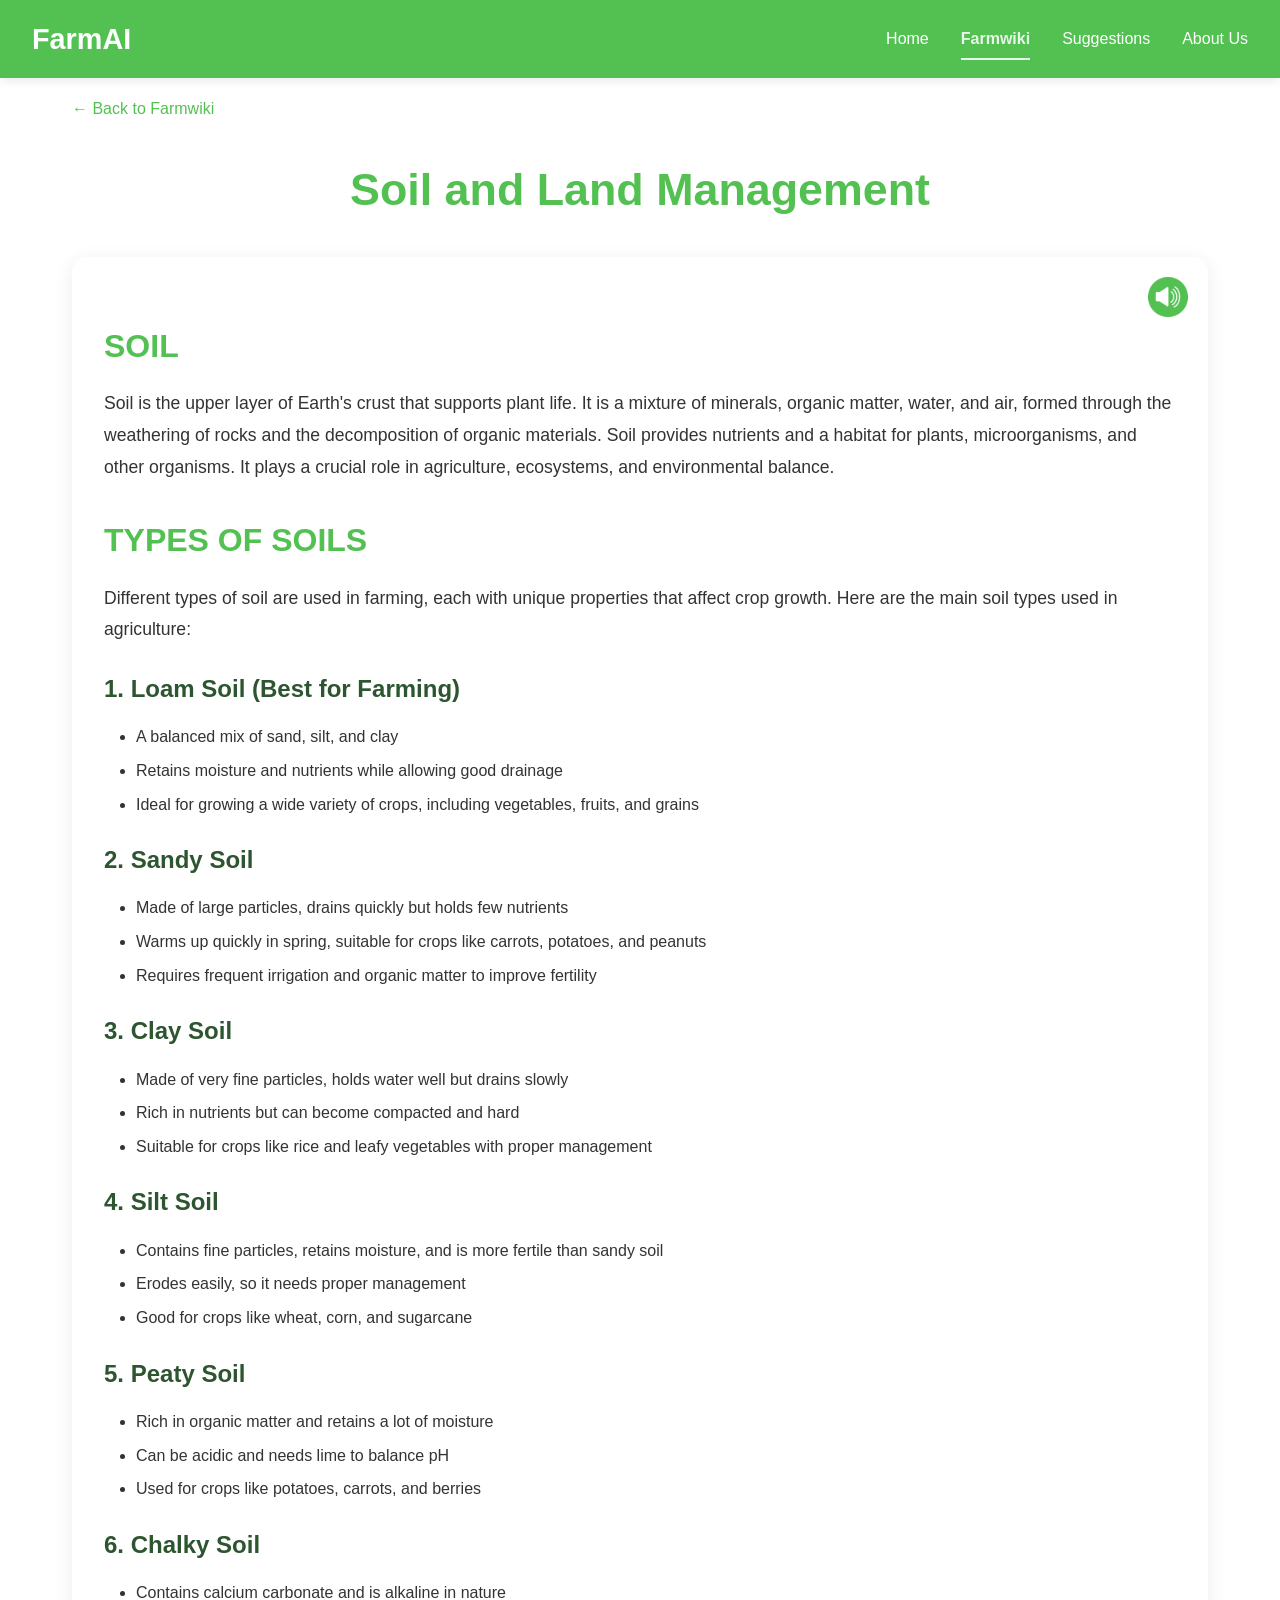
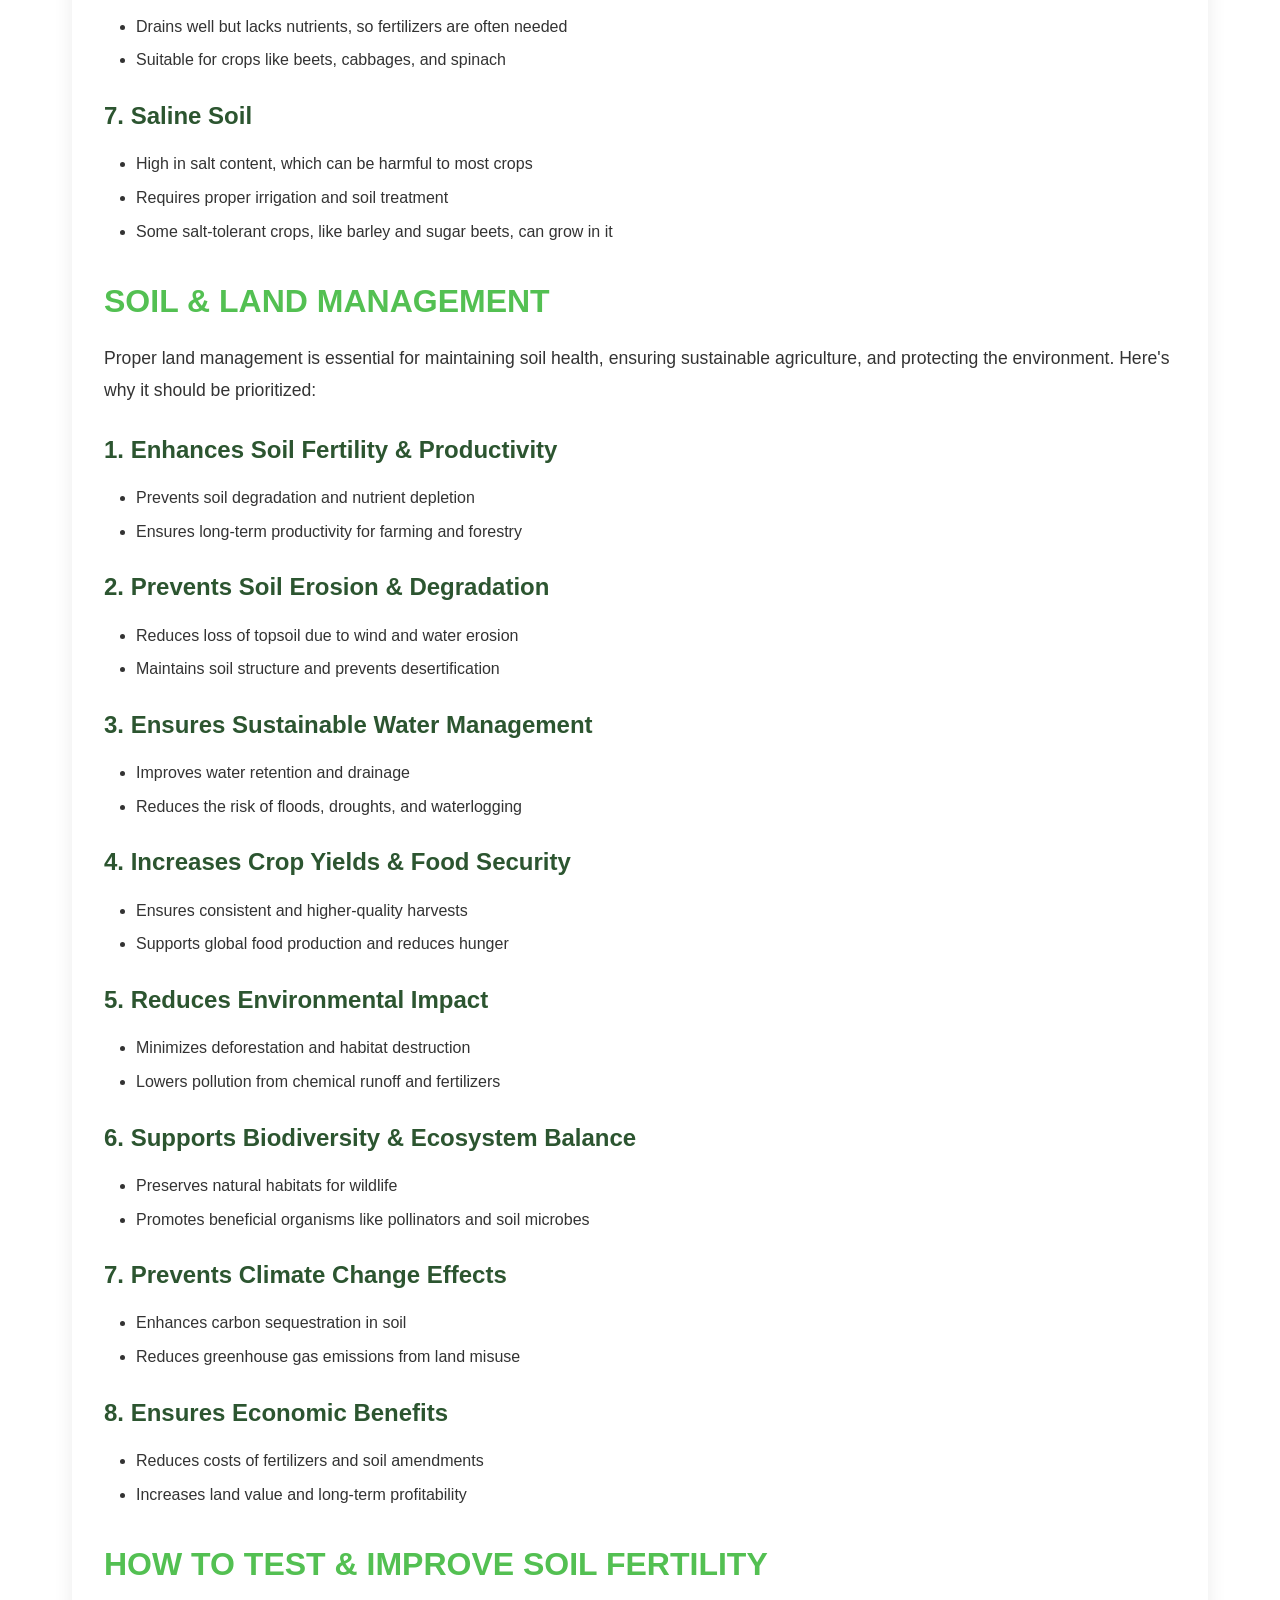
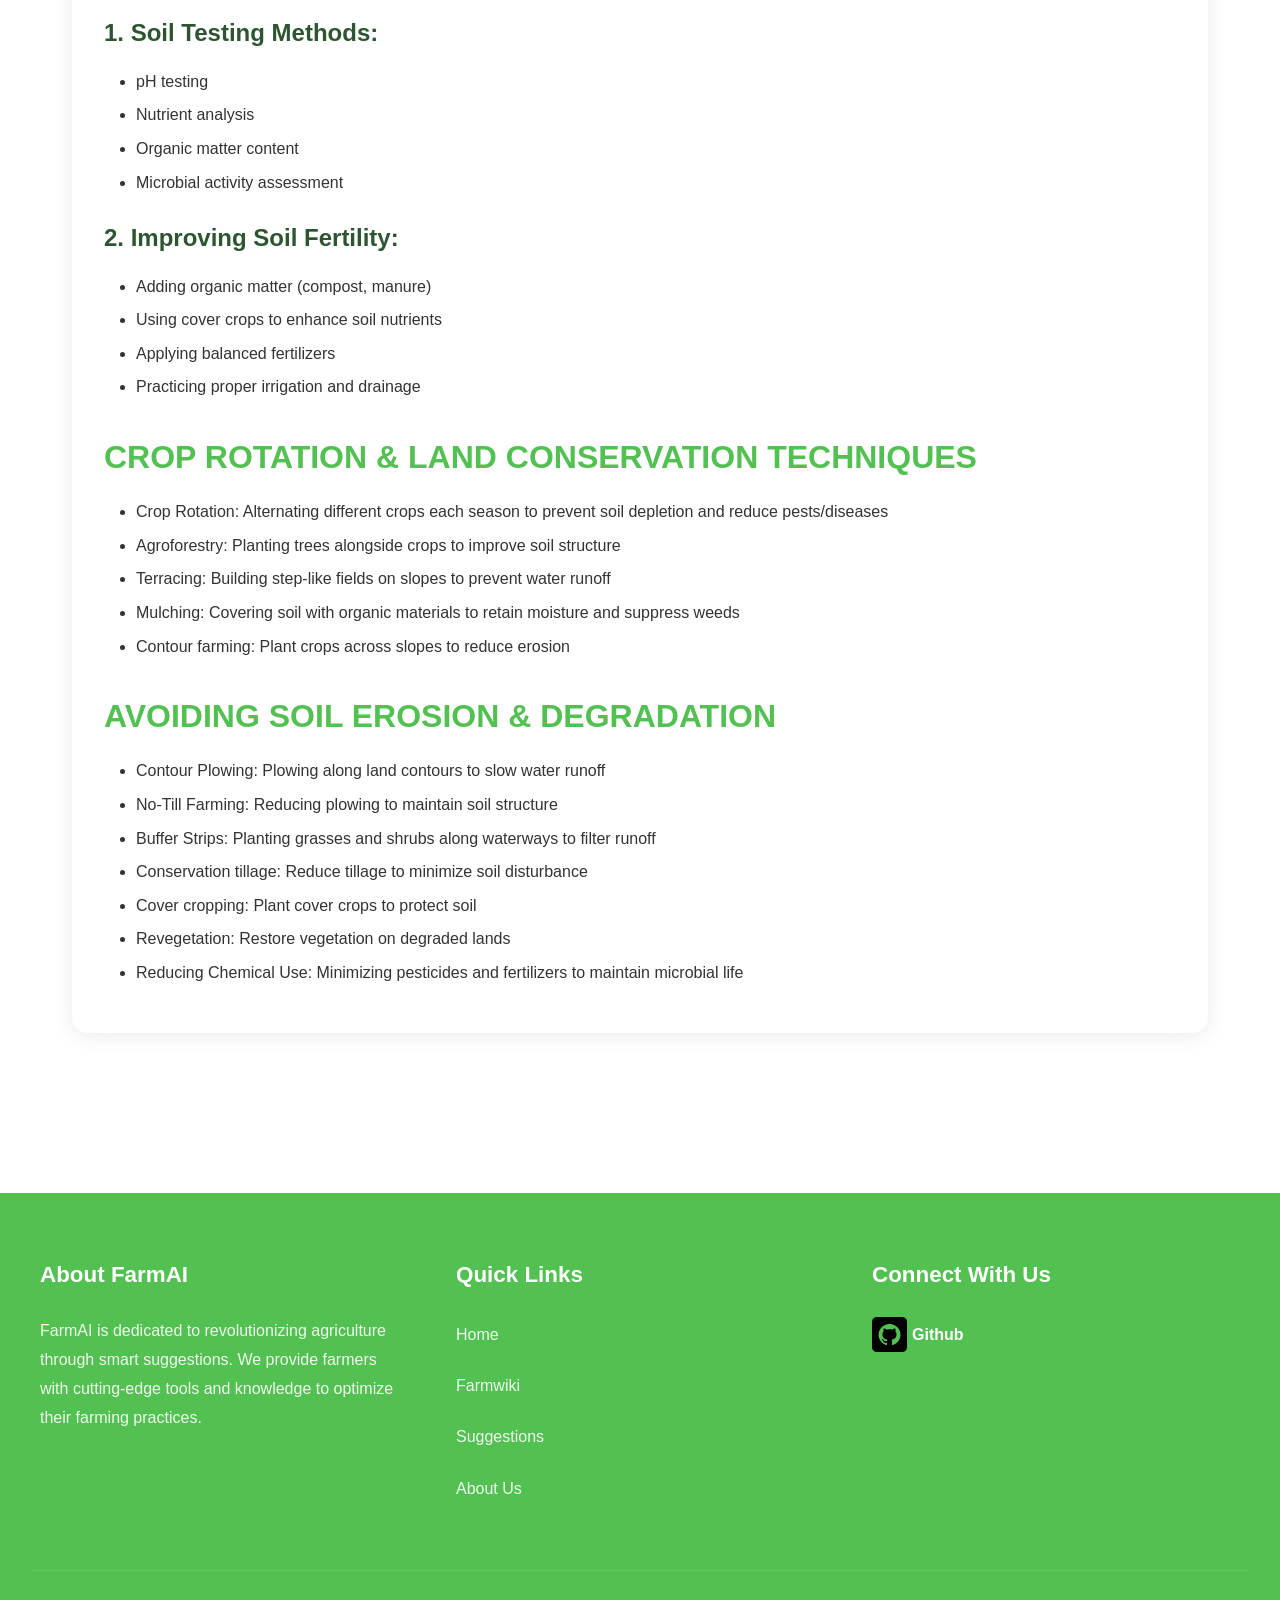
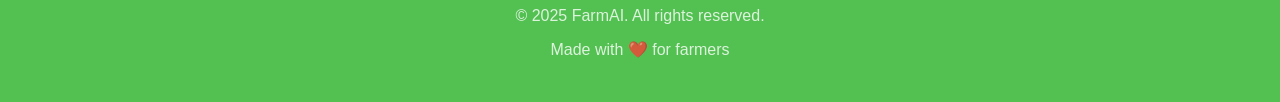
<file: wiki/soil-management.html>
<!DOCTYPE html>
<html lang="en">
<head>
    <meta charset="UTF-8">
    <meta name="viewport" content="width=device-width, initial-scale=1.0">
    <title>Soil and Land Management - FarmAI Wiki</title>
    <link rel="stylesheet" href="../styles.css">
</head>
<body>
    <nav class="navbar">
        <h1>FarmAI</h1>
        <div style="display: flex; align-items: center;">
            <ul class="nav-links">
                <li><a href="../index.html">Home</a></li>
                <li><a href="../farmwiki.html" class="active">Farmwiki</a></li>
                <li><a href="../suggestions.html">Suggestions</a></li>
                <li><a href="../aboutus.html">About Us</a></li>
            </ul>
            <button class="mobile-menu-btn">
                <span></span>
                <span></span>
                <span></span>
            </button>
        </div>
    </nav>

    <div class="wiki-page">
        <a href="../farmwiki.html" class="back-to-wiki">← Back to Farmwiki</a>

        <h1>Soil and Land Management</h1>
        <div id="audio">
            <img src="speaker.png" type="image/png" width="40px" id="topic1" onclick="textToAudio('topic1')">
            <audio id="audioField"></audio>
        </div>
        <div class="title-decoration">
            <div class="line"></div>
            <div class="circle"></div>
            <div class="line"></div>
        </div>
        
        <div class="wiki-content">
            <h2>SOIL</h2>
            <p>Soil is the upper layer of Earth's crust that supports plant life. It is a mixture of minerals, organic matter, water, and air, formed through the weathering of rocks and the decomposition of organic materials. Soil provides nutrients and a habitat for plants, microorganisms, and other organisms. It plays a crucial role in agriculture, ecosystems, and environmental balance.</p>

            <h2>TYPES OF SOILS</h2>
            <p>Different types of soil are used in farming, each with unique properties that affect crop growth. Here are the main soil types used in agriculture:</p>

            <h3>1. Loam Soil (Best for Farming)</h3>
            <ul>
                <li>A balanced mix of sand, silt, and clay</li>
                <li>Retains moisture and nutrients while allowing good drainage</li>
                <li>Ideal for growing a wide variety of crops, including vegetables, fruits, and grains</li>
            </ul>

            <h3>2. Sandy Soil</h3>
            <ul>
                <li>Made of large particles, drains quickly but holds few nutrients</li>
                <li>Warms up quickly in spring, suitable for crops like carrots, potatoes, and peanuts</li>
                <li>Requires frequent irrigation and organic matter to improve fertility</li>
            </ul>

            <h3>3. Clay Soil</h3>
            <ul>
                <li>Made of very fine particles, holds water well but drains slowly</li>
                <li>Rich in nutrients but can become compacted and hard</li>
                <li>Suitable for crops like rice and leafy vegetables with proper management</li>
            </ul>

            <h3>4. Silt Soil</h3>
            <ul>
                <li>Contains fine particles, retains moisture, and is more fertile than sandy soil</li>
                <li>Erodes easily, so it needs proper management</li>
                <li>Good for crops like wheat, corn, and sugarcane</li>
            </ul>

            <h3>5. Peaty Soil</h3>
            <ul>
                <li>Rich in organic matter and retains a lot of moisture</li>
                <li>Can be acidic and needs lime to balance pH</li>
                <li>Used for crops like potatoes, carrots, and berries</li>
            </ul>

            <h3>6. Chalky Soil</h3>
            <ul>
                <li>Contains calcium carbonate and is alkaline in nature</li>
                <li>Drains well but lacks nutrients, so fertilizers are often needed</li>
                <li>Suitable for crops like beets, cabbages, and spinach</li>
            </ul>

            <h3>7. Saline Soil</h3>
            <ul>
                <li>High in salt content, which can be harmful to most crops</li>
                <li>Requires proper irrigation and soil treatment</li>
                <li>Some salt-tolerant crops, like barley and sugar beets, can grow in it</li>
            </ul>

            <h2>SOIL & LAND MANAGEMENT</h2>
            <p>Proper land management is essential for maintaining soil health, ensuring sustainable agriculture, and protecting the environment. Here's why it should be prioritized:</p>

            <h3>1. Enhances Soil Fertility & Productivity</h3>
            <ul>
                <li>Prevents soil degradation and nutrient depletion</li>
                <li>Ensures long-term productivity for farming and forestry</li>
            </ul>

            <h3>2. Prevents Soil Erosion & Degradation</h3>
            <ul>
                <li>Reduces loss of topsoil due to wind and water erosion</li>
                <li>Maintains soil structure and prevents desertification</li>
            </ul>

            <h3>3. Ensures Sustainable Water Management</h3>
            <ul>
                <li>Improves water retention and drainage</li>
                <li>Reduces the risk of floods, droughts, and waterlogging</li>
            </ul>

            <h3>4. Increases Crop Yields & Food Security</h3>
            <ul>
                <li>Ensures consistent and higher-quality harvests</li>
                <li>Supports global food production and reduces hunger</li>
            </ul>

            <h3>5. Reduces Environmental Impact</h3>
            <ul>
                <li>Minimizes deforestation and habitat destruction</li>
                <li>Lowers pollution from chemical runoff and fertilizers</li>
            </ul>

            <h3>6. Supports Biodiversity & Ecosystem Balance</h3>
            <ul>
                <li>Preserves natural habitats for wildlife</li>
                <li>Promotes beneficial organisms like pollinators and soil microbes</li>
            </ul>

            <h3>7. Prevents Climate Change Effects</h3>
            <ul>
                <li>Enhances carbon sequestration in soil</li>
                <li>Reduces greenhouse gas emissions from land misuse</li>
            </ul>

            <h3>8. Ensures Economic Benefits</h3>
            <ul>
                <li>Reduces costs of fertilizers and soil amendments</li>
                <li>Increases land value and long-term profitability</li>
            </ul>

            <h2>HOW TO TEST & IMPROVE SOIL FERTILITY</h2>
            <h3>1. Soil Testing Methods:</h3>
            <ul>
                <li>pH testing</li>
                <li>Nutrient analysis</li>
                <li>Organic matter content</li>
                <li>Microbial activity assessment</li>
            </ul>

            <h3>2. Improving Soil Fertility:</h3>
            <ul>
                <li>Adding organic matter (compost, manure)</li>
                <li>Using cover crops to enhance soil nutrients</li>
                <li>Applying balanced fertilizers</li>
                <li>Practicing proper irrigation and drainage</li>
            </ul>

            <h2>CROP ROTATION & LAND CONSERVATION TECHNIQUES</h2>
            <ul>
                <li>Crop Rotation: Alternating different crops each season to prevent soil depletion and reduce pests/diseases</li>
                <li>Agroforestry: Planting trees alongside crops to improve soil structure</li>
                <li>Terracing: Building step-like fields on slopes to prevent water runoff</li>
                <li>Mulching: Covering soil with organic materials to retain moisture and suppress weeds</li>
                <li>Contour farming: Plant crops across slopes to reduce erosion</li>
            </ul>

            <h2>AVOIDING SOIL EROSION & DEGRADATION</h2>
            <ul>
                <li>Contour Plowing: Plowing along land contours to slow water runoff</li>
                <li>No-Till Farming: Reducing plowing to maintain soil structure</li>
                <li>Buffer Strips: Planting grasses and shrubs along waterways to filter runoff</li>
                <li>Conservation tillage: Reduce tillage to minimize soil disturbance</li>
                <li>Cover cropping: Plant cover crops to protect soil</li>
                <li>Revegetation: Restore vegetation on degraded lands</li>
                <li>Reducing Chemical Use: Minimizing pesticides and fertilizers to maintain microbial life</li>
            </ul>
        </div>
    </div>


    <footer class="footer">
        <div class="footer-content">
            <div class="footer-section">
                <h3>About FarmAI</h3>
                <p>FarmAI is dedicated to revolutionizing agriculture through smart suggestions. We provide farmers with cutting-edge tools and knowledge to optimize their farming practices.</p>
            </div>
            <div class="footer-section">
                <h3>Quick Links</h3>
                <ul class="footer-links">
                    <li><a href="../index.html">Home</a></li>
                    <li><a href="../farmwiki.html">Farmwiki</a></li>
                    <li><a href="../suggestions.html">Suggestions</a></li>
                    <li><a href="../aboutus.html">About Us</a></li>
                </ul>
            </div>
            <div class="footer-section">
                <h3>Connect With Us</h3>
                <a href="https://github.com/s8tn2546/Hackathon" target="_blank"><div class="social-links">
                    <img src="/github.png" width="35px" height="35px" target="__blank">
                    <h4 id="gitHub">Github</h4>
                </div></a>
            </div>
        </div>
        <div class="footer-bottom">
            <p>&copy; 2025 FarmAI. All rights reserved.</p>
            <p>Made with ❤️ for farmers</p>
        </div>
    </footer>

    <script>
        // Mobile menu functionality
        const mobileMenuBtn = document.querySelector('.mobile-menu-btn');
        const navLinks = document.querySelector('.nav-links');
        
        mobileMenuBtn.addEventListener('click', () => {
            mobileMenuBtn.classList.toggle('active');
            navLinks.classList.toggle('active');
        });
    </script>


    <script>
        var audioField = document.getElementById("audioField");
        var isPlaying = false;
        var currentTopic = "";

        function textToAudio(topic) {
            // If it's the same topic as currently playing
            if (currentTopic === topic) {
                // Toggle play/pause without changing source
                if (isPlaying) {
                    audioField.pause();
                } else {
                    audioField.play();
                }
            } else {
                // It's a different topic, so change the source
                currentTopic = topic;
                
                // Set the appropriate source based on topic
                if (topic === 'topic1') {
                    audioField.src = "HackathonAudio/1.mp3";
                }
                else if (topic === 'topic2') {
                    audioField.src = "HackathonAudio/2.mp3";
                }
                else if (topic === 'topic3') {
                    audioField.src = "HackathonAudio/3.mp3";
                }
                else if (topic === 'topic4') {
                    audioField.src = "HackathonAudio/4.mp3";
                }
                else if (topic === 'topic5') {
                    audioField.src = "HackathonAudio/5.mp3";
                }
                else if (topic === 'topic6') {
                    audioField.src = "HackathonAudio/6.mp3";
                }
                else if (topic === 'topic7') {
                    audioField.src = "HackathonAudio/7.mp3";
                }
                
                // Start playing the new audio
                audioField.play();
            }
        }

        audioField.onplaying = function() {
            isPlaying = true;
        };
        audioField.onpause = function() {
            isPlaying = false;
        };
    </script>
</body>
</html>
</file>
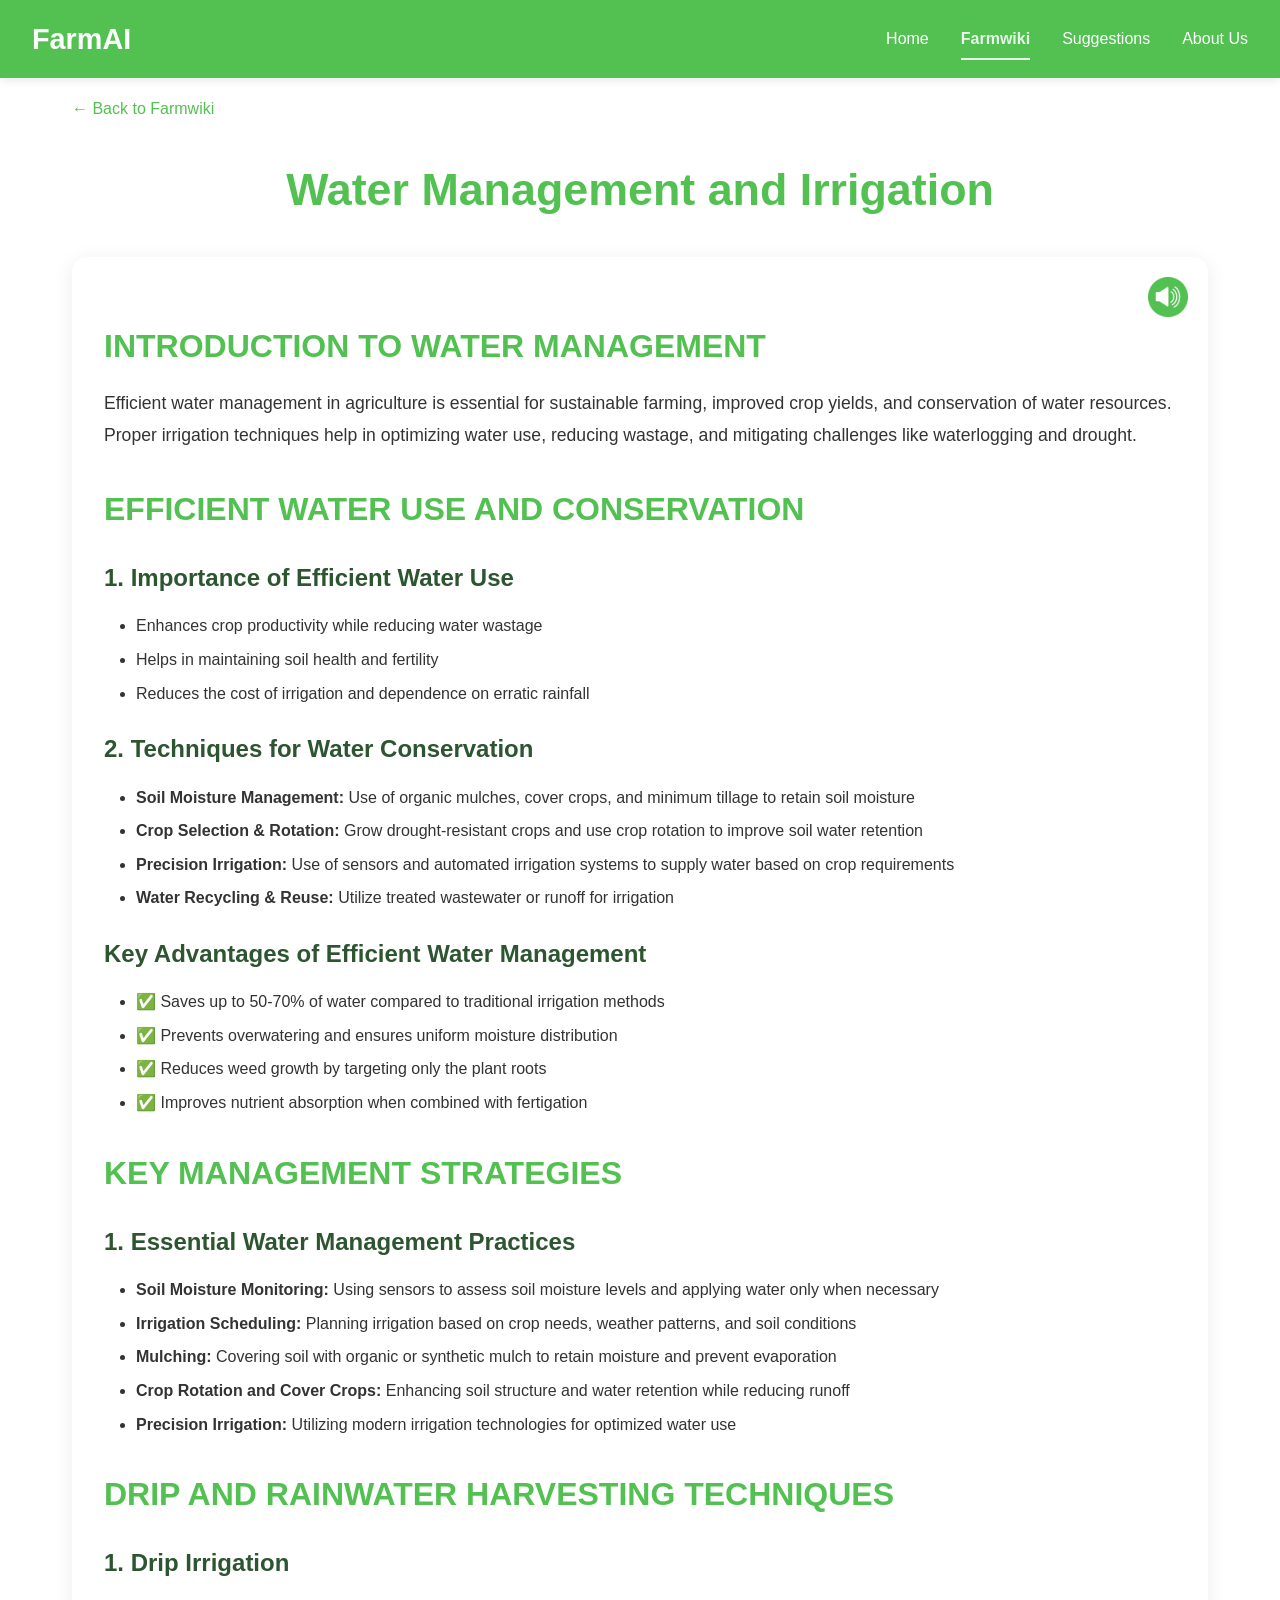
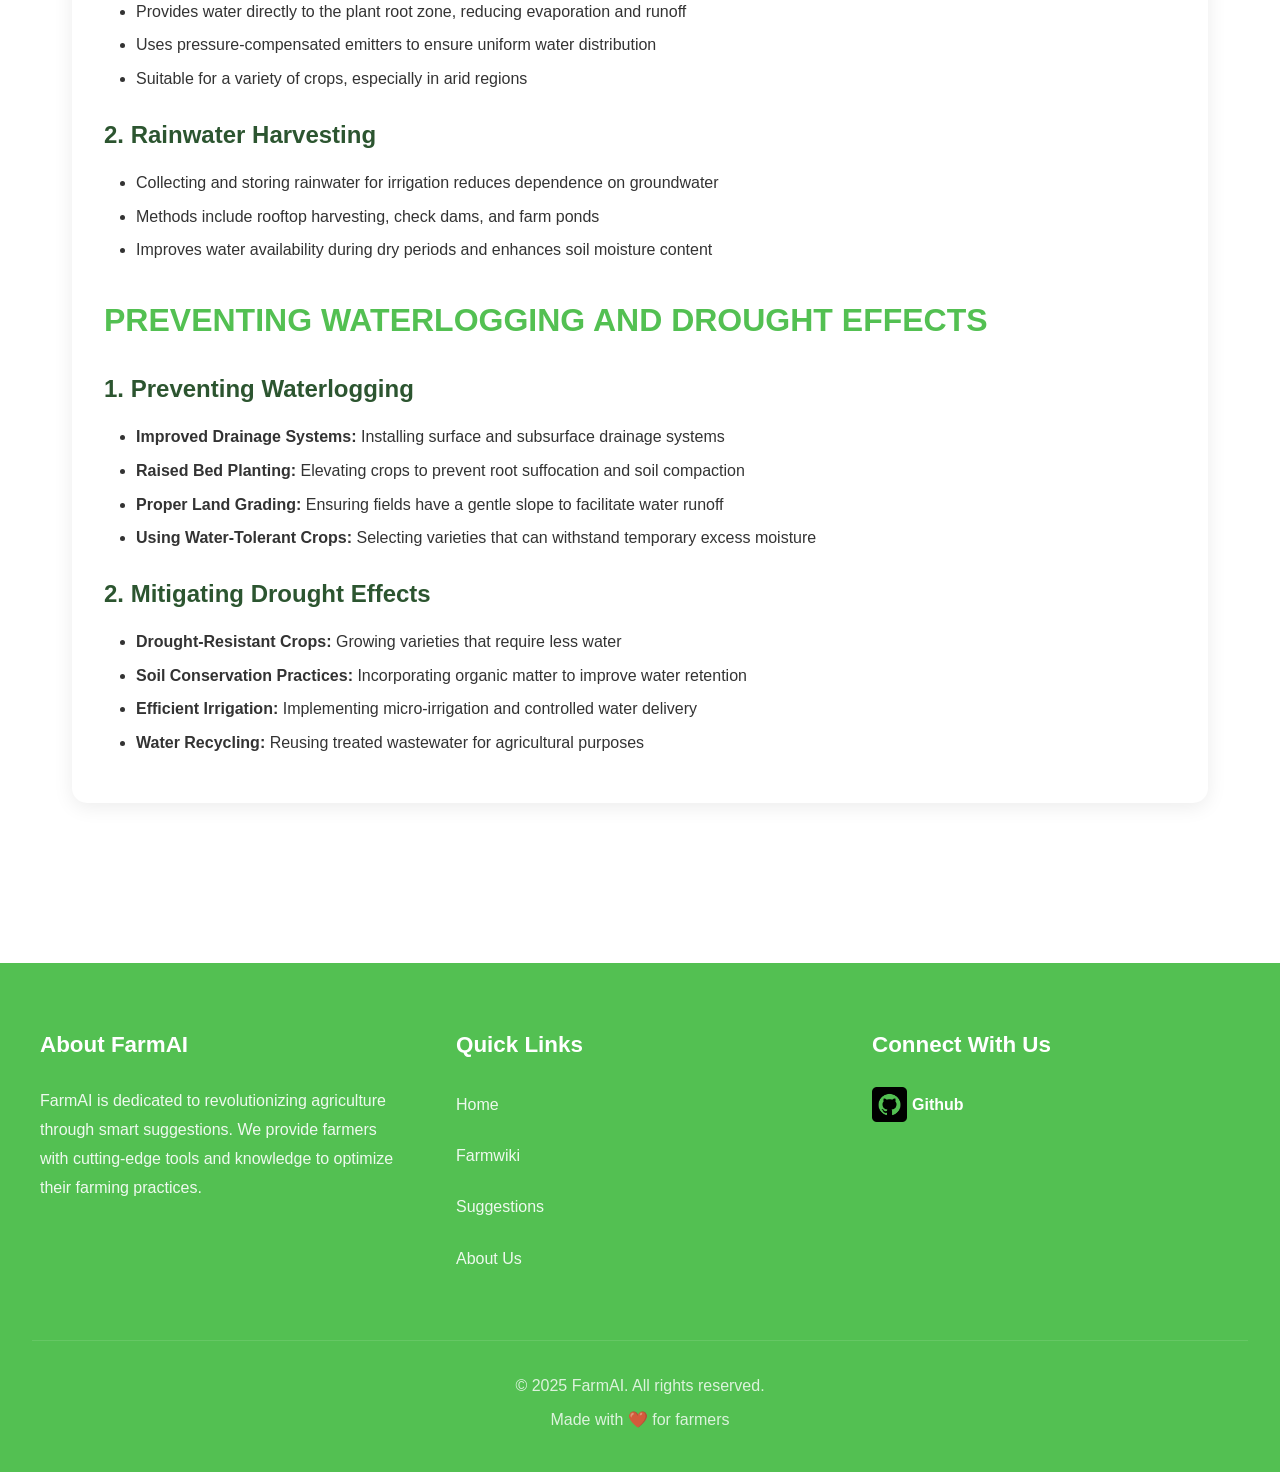
<file: wiki/water-management.html>
<!DOCTYPE html>
<html lang="en">
<head>
    <meta charset="UTF-8">
    <meta name="viewport" content="width=device-width, initial-scale=1.0">
    <title>Water Management and Irrigation - FarmAI Wiki</title>
    <link rel="stylesheet" href="../styles.css">
</head>
<body>
    <nav class="navbar">
        <h1>FarmAI</h1>
        <div style="display: flex; align-items: center;">
            <ul class="nav-links">
                <li><a href="../index.html">Home</a></li>
                <li><a href="../farmwiki.html" class="active">Farmwiki</a></li>
                <li><a href="../suggestions.html">Suggestions</a></li>
                <li><a href="../aboutus.html">About Us</a></li>
            </ul>
            <button class="mobile-menu-btn">
                <span></span>
                <span></span>
                <span></span>
            </button>
        </div>
    </nav>

    <div class="wiki-page">
        <a href="../farmwiki.html" class="back-to-wiki">← Back to Farmwiki</a>
        
        <h1>Water Management and Irrigation</h1>
        <div id="audio">
            <img src="speaker.png" type="image/png" width="40px" id="topic1" onclick="textToAudio('topic3')">
            <audio id="audioField"></audio>
        </div>
        <div class="title-decoration">
            <div class="line"></div>
            <div class="circle"></div>
            <div class="line"></div>
        </div>
        
        <div class="wiki-content">
            <h2>INTRODUCTION TO WATER MANAGEMENT</h2>
            <p>Efficient water management in agriculture is essential for sustainable farming, improved crop yields, and conservation of water resources. Proper irrigation techniques help in optimizing water use, reducing wastage, and mitigating challenges like waterlogging and drought.</p>

            <h2>EFFICIENT WATER USE AND CONSERVATION</h2>
            <h3>1. Importance of Efficient Water Use</h3>
            <ul>
                <li>Enhances crop productivity while reducing water wastage</li>
                <li>Helps in maintaining soil health and fertility</li>
                <li>Reduces the cost of irrigation and dependence on erratic rainfall</li>
            </ul>

            <h3>2. Techniques for Water Conservation</h3>
            <ul>
                <li><strong>Soil Moisture Management:</strong> Use of organic mulches, cover crops, and minimum tillage to retain soil moisture</li>
                <li><strong>Crop Selection & Rotation:</strong> Grow drought-resistant crops and use crop rotation to improve soil water retention</li>
                <li><strong>Precision Irrigation:</strong> Use of sensors and automated irrigation systems to supply water based on crop requirements</li>
                <li><strong>Water Recycling & Reuse:</strong> Utilize treated wastewater or runoff for irrigation</li>
            </ul>

            <div class="advantages-box">
                <h3>Key Advantages of Efficient Water Management</h3>
                <ul>
                    <li>✅ Saves up to 50-70% of water compared to traditional irrigation methods</li>
                    <li>✅ Prevents overwatering and ensures uniform moisture distribution</li>
                    <li>✅ Reduces weed growth by targeting only the plant roots</li>
                    <li>✅ Improves nutrient absorption when combined with fertigation</li>
                </ul>
            </div>

            <h2>KEY MANAGEMENT STRATEGIES</h2>
            <h3>1. Essential Water Management Practices</h3>
            <ul>
                <li><strong>Soil Moisture Monitoring:</strong> Using sensors to assess soil moisture levels and applying water only when necessary</li>
                <li><strong>Irrigation Scheduling:</strong> Planning irrigation based on crop needs, weather patterns, and soil conditions</li>
                <li><strong>Mulching:</strong> Covering soil with organic or synthetic mulch to retain moisture and prevent evaporation</li>
                <li><strong>Crop Rotation and Cover Crops:</strong> Enhancing soil structure and water retention while reducing runoff</li>
                <li><strong>Precision Irrigation:</strong> Utilizing modern irrigation technologies for optimized water use</li>
            </ul>

            <h2>DRIP AND RAINWATER HARVESTING TECHNIQUES</h2>
            <h3>1. Drip Irrigation</h3>
            <ul>
                <li>Provides water directly to the plant root zone, reducing evaporation and runoff</li>
                <li>Uses pressure-compensated emitters to ensure uniform water distribution</li>
                <li>Suitable for a variety of crops, especially in arid regions</li>
            </ul>

            <h3>2. Rainwater Harvesting</h3>
            <ul>
                <li>Collecting and storing rainwater for irrigation reduces dependence on groundwater</li>
                <li>Methods include rooftop harvesting, check dams, and farm ponds</li>
                <li>Improves water availability during dry periods and enhances soil moisture content</li>
            </ul>

            <h2>PREVENTING WATERLOGGING AND DROUGHT EFFECTS</h2>
            <h3>1. Preventing Waterlogging</h3>
            <ul>
                <li><strong>Improved Drainage Systems:</strong> Installing surface and subsurface drainage systems</li>
                <li><strong>Raised Bed Planting:</strong> Elevating crops to prevent root suffocation and soil compaction</li>
                <li><strong>Proper Land Grading:</strong> Ensuring fields have a gentle slope to facilitate water runoff</li>
                <li><strong>Using Water-Tolerant Crops:</strong> Selecting varieties that can withstand temporary excess moisture</li>
            </ul>

            <h3>2. Mitigating Drought Effects</h3>
            <ul>
                <li><strong>Drought-Resistant Crops:</strong> Growing varieties that require less water</li>
                <li><strong>Soil Conservation Practices:</strong> Incorporating organic matter to improve water retention</li>
                <li><strong>Efficient Irrigation:</strong> Implementing micro-irrigation and controlled water delivery</li>
                <li><strong>Water Recycling:</strong> Reusing treated wastewater for agricultural purposes</li>
            </ul>
        </div>
    </div>


    <script src="function.js"></script>

    <footer class="footer">
        <div class="footer-content">
            <div class="footer-section">
                <h3>About FarmAI</h3>
                <p>FarmAI is dedicated to revolutionizing agriculture through smart suggestions. We provide farmers with cutting-edge tools and knowledge to optimize their farming practices.</p>
            </div>
            <div class="footer-section">
                <h3>Quick Links</h3>
                <ul class="footer-links">
                    <li><a href="../index.html">Home</a></li>
                    <li><a href="../farmwiki.html">Farmwiki</a></li>
                    <li><a href="../suggestions.html">Suggestions</a></li>
                    <li><a href="../aboutus.html">About Us</a></li>
                </ul>
            </div>
            <div class="footer-section">
                <h3>Connect With Us</h3>
                <a href="https://github.com/s8tn2546/Hackathon" target="_blank"><div class="social-links">
                    <img src="/github.png" width="35px" height="35px" target="__blank">
                    <h4 id="gitHub">Github</h4>
                </div></a>
            </div>
        </div>
        <div class="footer-bottom">
            <p>&copy; 2025 FarmAI. All rights reserved.</p>
            <p>Made with ❤️ for farmers</p>
        </div>
    </footer>

    <script>
        // Mobile menu functionality
        const mobileMenuBtn = document.querySelector('.mobile-menu-btn');
        const navLinks = document.querySelector('.nav-links');
        
        mobileMenuBtn.addEventListener('click', () => {
            mobileMenuBtn.classList.toggle('active');
            navLinks.classList.toggle('active');
        });
    </script>

    <script>
        var audioField = document.getElementById("audioField");
        var isPlaying = false;
        var currentTopic = "";

        function textToAudio(topic) {
            // If it's the same topic as currently playing
            if (currentTopic === topic) {
                // Toggle play/pause without changing source
                if (isPlaying) {
                    audioField.pause();
                } else {
                    audioField.play();
                }
            } else {
                // It's a different topic, so change the source
                currentTopic = topic;
                
                // Set the appropriate source based on topic
                if (topic === 'topic1') {
                    audioField.src = "HackathonAudio/1.mp3";
                }
                else if (topic === 'topic2') {
                    audioField.src = "HackathonAudio/2.mp3";
                }
                else if (topic === 'topic3') {
                    audioField.src = "HackathonAudio/3.mp3";
                }
                else if (topic === 'topic4') {
                    audioField.src = "HackathonAudio/4.mp3";
                }
                else if (topic === 'topic5') {
                    audioField.src = "HackathonAudio/5.mp3";
                }
                else if (topic === 'topic6') {
                    audioField.src = "HackathonAudio/6.mp3";
                }
                else if (topic === 'topic7') {
                    audioField.src = "HackathonAudio/7.mp3";
                }
                
                // Start playing the new audio
                audioField.play();
            }
        }

        audioField.onplaying = function() {
            isPlaying = true;
        };
        audioField.onpause = function() {
            isPlaying = false;
        };
    </script>
    
</body>
</html>
</file>
<file: styles.css>
/* Reset and Base Styles */
* {
    margin: 0;
    padding: 0;
    box-sizing: border-box;
}

html {
    scroll-behavior: smooth;
}

body {
    font-family: 'Segoe UI', Tahoma, Geneva, Verdana, sans-serif;
    line-height: 1.6;
    color: #333;
    background: #ffffff;
}

/* Navigation Bar */
.navbar {
    background: #53c052;
    padding: 1rem 2rem;
    display: flex;
    justify-content: space-between;
    align-items: center;
    position: fixed;
    width: 100%;
    top: 0;
    z-index: 1000;
    box-shadow: 0 2px 10px rgba(0, 0, 0, 0.1);
}

.navbar h1 {
    color: white;
    font-size: 1.8rem;
    font-weight: 600;
}

.nav-links {
    display: flex;
    list-style: none;
    gap: 2rem;
}

.nav-links a {
    color: white;
    text-decoration: none;
    font-weight: 500;
    transition: all 0.3s cubic-bezier(0.4, 0, 0.2, 1);
    position: relative;
    padding: 0.5rem 0;
    display: inline-block;
}

.nav-links a::before {
    content: '';
    position: absolute;
    width: 100%;
    height: 2px;
    bottom: 0;
    left: 0;
    background-color: #e8f5e9;
    transform: scaleX(0);
    transform-origin: right;
    transition: transform 0.3s cubic-bezier(0.4, 0, 0.2, 1);
}

.nav-links a:hover {
    color: #e8f5e9;
    transform: translateY(-2px);
}

.nav-links a:hover::before {
    transform: scaleX(1);
    transform-origin: left;
}

.nav-links a.active {
    color: #e8f5e9;
    font-weight: 600;
}

.nav-links a.active::before {
    transform: scaleX(1);
}

/* Hero Section */
.hero {
    background: linear-gradient(rgba(0, 0, 0, 0.5), rgba(0, 0, 0, 0.5)), url('homeBack.jpg');
    background-size: cover;
    background-position: center;
    height: 100vh;
    display: flex;
    flex-direction: column;
    align-items: center;
    justify-content: center;
    text-align: center;
    color: white;
    padding: 0 2rem;
}

.hero h1 {
    font-size: 3.5rem;
    margin-bottom: 1rem;
    font-weight: 700;
}

.hero p {
    font-size: 1.5rem;
    margin-bottom: 2rem;
    max-width: 600px;
    line-height: 1.6;
    font-weight: 500;
}

.cta-button {
    display: inline-block;
    background-color: #53c052;
    color: #ffffff;
    padding: 1rem 2rem;
    border-radius: 25px;
    text-decoration: none;
    font-weight: bold;
    transition: all 0.3s cubic-bezier(0.4, 0, 0.2, 1);
    position: relative;
    overflow: hidden;
    transform-origin: center;
}

.cta-button::before {
    content: '';
    position: absolute;
    top: 0;
    left: -100%;
    width: 100%;
    height: 100%;
    background: linear-gradient(90deg, transparent, rgba(255, 255, 255, 0.2), transparent);
    transition: 0.5s;
}

.cta-button::after {
    content: '';
    position: absolute;
    top: 0;
    left: 0;
    width: 100%;
    height: 100%;
    background: linear-gradient(45deg, transparent, rgba(255, 255, 255, 0.1), transparent);
    transform: translateX(-100%);
    transition: transform 0.5s;
}

.cta-button:hover {
    background-color: #7ab97a;
    transform: translateY(-3px) scale(1.05);
    box-shadow: 0 5px 15px rgba(83, 192, 82, 0.3);
}

.cta-button:hover::before {
    left: 100%;
}

.cta-button:hover::after {
    transform: translateX(100%);
}

/* Content Section */
.content-section {
    padding: 6rem 2rem;
    max-width: 1400px;
    margin: 0 auto;
    background-color: #ffffff;
    box-shadow: 0 2px 15px rgba(44, 85, 48, 0.05);
}

.content-section h2 {
    text-align: center;
    font-size: 2.8rem;
    color: #53c052 !important;
    margin-bottom: 4rem;
    position: relative;
    text-transform: capitalize;
    font-weight: 800;
    letter-spacing: -1px;
    padding-bottom: 1rem;
    display: inline-block;
    left: 50%;
    transform: translateX(-50%);
}

.content-section h2::before {
    content: '';
    position: absolute;
    bottom: 0;
    left: 0;
    width: 100%;
    height: 4px;
    background: linear-gradient(to right, #53c052, #7ab97a);
    border-radius: 2px;
    transform-origin: left;
    transition: transform 0.3s ease;
}

.content-section h2::after {
    content: '';
    position: absolute;
    bottom: -8px;
    left: 50%;
    transform: translateX(-50%);
    width: 60px;
    height: 4px;
    background: linear-gradient(to right, #7ab97a, #53c052);
    border-radius: 2px;
    opacity: 0.7;
}

.content-section h2:hover::before {
    transform: scaleX(0.8);
    transform-origin: right;
}

.intro-text {
    text-align: center;
    max-width: 800px;
    margin: 0 auto 3rem;
    font-size: 1.2rem;
    line-height: 1.8;
    color: #2C5530;
}

/* Box Container Styles */
.box-container {
    display: flex;
    flex-direction: column;
    gap: 4rem;
    max-width: 1600px;
    margin: 0 auto;
    padding: 0 2rem;
}

.box-row {
    display: flex;
    justify-content: center;
    gap: 2rem;
    flex-wrap: wrap;
}

.box {
    width: 280px;
    height: 280px;
    background: #ffffff;
    border-radius: 15px;
    overflow: hidden;
    position: relative;
    box-shadow: 0 4px 20px rgba(0, 0, 0, 0.08);
    transition: all 0.4s cubic-bezier(0.4, 0, 0.2, 1);
    cursor: pointer;
    flex: 0 0 auto;
    display: flex;
    align-items: center;
    justify-content: center;
    border: 2px solid #53c052;
    animation: float 6s ease-in-out infinite;
}

.box-content {
    text-align: center;
    padding: 2rem;
    position: relative;
    z-index: 1;
    transition: all 0.3s ease;
}

.box-icon {
    font-size: 3rem;
    margin-bottom: 1rem;
    transition: all 0.3s ease;
}

.box h3 {
    color: #53c052;
    font-size: 1.4rem;
    margin-bottom: 0.8rem;
    transition: all 0.3s ease;
}

.box p {
    color: #666;
    font-size: 0.95rem;
    line-height: 1.5;
    opacity: 0;
    transform: translateY(20px);
    transition: all 0.3s ease;
}

.box::before {
    content: '';
    position: absolute;
    top: 0;
    left: 0;
    width: 100%;
    height: 100%;
    background: linear-gradient(135deg, #53c052, #7ab97a);
    opacity: 0;
    transition: all 0.4s ease;
    z-index: 0;
}

.box:hover {
    transform: translateY(-15px) scale(1.02);
    box-shadow: 0 15px 35px rgba(83, 192, 82, 0.2);
    animation-play-state: paused;
}

.box:hover::before {
    opacity: 0.1;
}

.box:hover .box-icon {
    transform: scale(1.1);
}

.box:hover h3 {
    color: #2C5530;
    transform: translateY(-5px);
}

.box:hover p {
    opacity: 1;
    transform: translateY(0);
}

.box:hover .box-content {
    transform: translateY(-10px);
}

/* Add floating animation keyframes */
@keyframes float {
    0% {
        transform: translateY(0px);
    }
    50% {
        transform: translateY(-10px);
    }
    100% {
        transform: translateY(0px);
    }
}

/* Stagger the floating animation for each box */
.box:nth-child(1) { animation-delay: 0s; }
.box:nth-child(2) { animation-delay: 0.5s; }
.box:nth-child(3) { animation-delay: 1s; }
.box:nth-child(4) { animation-delay: 1.5s; }

/* Update responsive styles for boxes */
@media (max-width: 768px) {
    .box {
        width: calc(50% - 1rem);
        max-width: 300px;
        height: 250px;
    }
    
    .box-content {
        padding: 1.5rem;
    }
    
    .box-icon {
        font-size: 2.5rem;
    }
    
    .box h3 {
        font-size: 1.2rem;
    }
    
    .box p {
        font-size: 0.9rem;
    }
}

@media (max-width: 480px) {
    .box {
        width: 100%;
        max-width: 300px;
        height: 220px;
    }
    
    .box-content {
        padding: 1.2rem;
    }
    
    .box-icon {
        font-size: 2rem;
    }
    
    .box h3 {
        font-size: 1.1rem;
    }
    
    .box p {
        font-size: 0.85rem;
    }
}

/* Suggestions Page Styles */
#content-section {
    display: flex;
    flex-direction: column;
    justify-content: flex-start;
    align-items: center;
    padding: 6rem 2rem 4rem;
    min-height: 100vh;
    background-color: #f5f5f5;
    gap: 2rem;
}

#inputBox {
    margin: 0 auto;
    background-color: white;
    display: flex;
    flex-direction: column;
    text-align: left;
    width: 500px;
    font-weight: bold;
    color: #53c052;
    border-radius: 15px;
    box-shadow: 0 4px 20px rgba(0, 0, 0, 0.1);
    padding: 2rem;
}

.options {
    margin: 10px 20px;
    height: 45px;
    border: 2px solid #e0e0e0;
    border-radius: 8px;
    padding: 0 15px;
    font-size: 1rem;
    color: #333;
    background-color: #f9f9f9;
    transition: border-color 0.3s ease;
}

.options:focus {
    outline: none;
    border-color: #53c052;
    background-color: white;
}

.labels {
    margin: 20px 20px 10px;
    color: #53c052;
    font-size: 1.1rem;
}

#submitBtn {
    margin: 25px auto;
    width: 120px;
    height: 45px;
    font-size: 1.1rem;
    background-color: #53c052;
    color: white;
    border-radius: 25px;
    border: none;
    cursor: pointer;
    transition: all 0.3s cubic-bezier(0.4, 0, 0.2, 1);
    display: block;
    position: relative;
    overflow: hidden;
    transform-origin: center;
}

#submitBtn::before {
    content: '';
    position: absolute;
    top: 0;
    left: -100%;
    width: 100%;
    height: 100%;
    background: linear-gradient(90deg, transparent, rgba(255, 255, 255, 0.2), transparent);
    transition: 0.5s;
}

#submitBtn::after {
    content: '';
    position: absolute;
    top: 0;
    left: 0;
    width: 100%;
    height: 100%;
    background: linear-gradient(45deg, transparent, rgba(255, 255, 255, 0.1), transparent);
    transform: translateX(-100%);
    transition: transform 0.5s;
}

#submitBtn:hover {
    background-color: #4aaf49;
    transform: translateY(-3px) scale(1.05);
    box-shadow: 0 5px 15px rgba(83, 192, 82, 0.3);
}

#submitBtn:hover::before {
    left: 100%;
}

#submitBtn:hover::after {
    transform: translateX(100%);
}

#dashboard {
    display: flex;
    flex-direction: row;
    gap: 2rem;
    justify-content: center;
    align-items: flex-start;
    width: 100%;
    max-width: 1200px;
    margin: 0 auto;
    padding-top: 1rem;
}

#suggestion {
    height: auto;
    min-height: 200px;
    width: 500px;
    background-color: white;
    border-radius: 15px;
    box-shadow: 0 4px 20px rgba(0, 0, 0, 0.1);
    padding: 2rem;
    overflow-y: auto;
}

#map {
    height: 420px;
    width: 500px;
    background-color: #efefef;
    border-radius: 15px;
    box-shadow: 0 4px 20px rgba(0, 0, 0, 0.1);
    padding: 1rem;
    display: flex;
    justify-content: center;
    align-items: center;
}

#map img {
    max-width: 100%;
    height: auto;
    border-radius: 10px;
}

#heading {
    font-weight: bold;
    color: #53c052;
    margin: 0 0 1rem 0;
    font-size: 1.3rem;
    text-align: center;
    padding-bottom: 0.5rem;
    border-bottom: 2px solid #53c052;
}

hr {
    display: none;
}

.descPara {
    margin: 0.5rem 0 1rem 0;
    color: #666;
    line-height: 1.6;
    font-size: 0.95rem;
}

.descHead {
    margin: 1rem 0 0.5rem 0;
    font-weight: bold;
    color: #53c052;
    text-decoration: underline;
    font-size: 1.1rem;
    padding-bottom: 0.3rem;
}

/* Footer */
.footer {
    background: #53c052;
    color: white;
    padding: 4rem 2rem 2rem;
    margin-top: 4rem;
}

.footer-content {
    max-width: 1200px;
    margin: 0 auto;
    display: grid;
    grid-template-columns: repeat(3, 1fr);
    gap: 3rem;
}

.footer-section h3 {
    font-size: 1.4rem;
    margin-bottom: 1.5rem;
    color: #ffffff;
}

.footer-section p {
    color: rgba(255, 255, 255, 0.9);
    line-height: 1.8;
}

.footer-links {
    list-style: none;
}

.footer-links li {
    margin-bottom: 1rem;
}

.footer-links a {
    color: rgba(255, 255, 255, 0.9);
    text-decoration: none;
    transition: all 0.3s cubic-bezier(0.4, 0, 0.2, 1);
    position: relative;
    display: inline-block;
    padding: 0.3rem 0;
    transform-origin: left;
}

.footer-links a::before {
    content: '';
    position: absolute;
    width: 100%;
    height: 1px;
    bottom: 0;
    left: 0;
    background-color: white;
    transform: scaleX(0);
    transform-origin: right;
    transition: transform 0.3s cubic-bezier(0.4, 0, 0.2, 1);
}

.footer-links a:hover {
    color: #ffffff;
    transform: translateX(5px);
}

.footer-links a:hover::before {
    transform: scaleX(1);
    transform-origin: left;
}

.social-links{
    display: flex;
    color: white;
    width: 100px;
    border-radius: 10px;
}
#gitHub{
    float: left;
    margin-left: 5px;
    margin-top: 5px;
}
.social-links:hover{
    color: black;
    transform: translateY(-5px);
}


.footer-bottom {
    text-align: center;
    margin-top: 3rem;
    padding-top: 2rem;
    border-top: 1px solid rgba(255, 255, 255, 0.1);
}

.footer-bottom p {
    color: rgba(255, 255, 255, 0.8);
    margin-bottom: 0.5rem;
}

/* Mobile Menu Button */
.mobile-menu-btn {
    display: none;
    background: none;
    border: none;
    cursor: pointer;
    padding: 0.5rem;
}

.mobile-menu-btn span {
    display: block;
    width: 25px;
    height: 3px;
    background: white;
    margin: 5px 0;
    transition: all 0.3s ease;
}

/* Responsive Design */
@media (max-width: 768px) {
    .navbar {
        padding: 1rem;
    }

    .nav-links {
        display: none;
        position: absolute;
        top: 100%;
        left: 0;
        width: 100%;
        background: #53c052;
        padding: 1rem;
        flex-direction: column;
        text-align: center;
        gap: 1rem;
    }

    .nav-links.active {
        display: flex;
    }

    .mobile-menu-btn {
        display: block;
    }

    .mobile-menu-btn.active span:nth-child(1) {
        transform: rotate(45deg) translate(5px, 5px);
    }

    .mobile-menu-btn.active span:nth-child(2) {
        opacity: 0;
    }

    .mobile-menu-btn.active span:nth-child(3) {
        transform: rotate(-45deg) translate(7px, -6px);
    }

    .hero h1 {
        font-size: 2.5rem;
    }

    .hero p {
        font-size: 1.2rem;
    }

    .content-section {
        padding: 5rem 1rem 3rem;
    }

    .content-section h2 {
        font-size: 2.2rem;
        margin-bottom: 3rem;
        padding-bottom: 0.8rem;
    }

    .box-container {
        padding: 0 1rem;
    }
    
    .box {
        width: calc(50% - 1rem);
        max-width: 300px;
        height: 200px;
    }

    #inputBox, #suggestion, #map {
        width: 90%;
        max-width: 500px;
        margin: 0 auto;
    }

    #dashboard {
        padding-top: 0.5rem;
        gap: 1.5rem;
    }

    .footer-content {
        grid-template-columns: 1fr;
        gap: 2rem;
        text-align: center;
    }

    .social-links {
        justify-content: center;
    }

    #suggestion {
        padding: 1.5rem;
    }
    
    .descPara {
        font-size: 0.9rem;
    }
    
    .descHead {
        font-size: 1rem;
    }

    .nav-links a::before,
    .footer-links a::before {
        height: 1px;
    }

    .social-links a {
        font-size: 1.3rem;
        padding: 0.4rem;
    }

    .cta-button,
    #submitBtn {
        transform: none;
    }

    .cta-button:hover,
    #submitBtn:hover {
        transform: translateY(-2px);
    }
}

@media (max-width: 480px) {
    .hero h1 {
        font-size: 2rem;
    }

    .content-section h2 {
        font-size: 1.8rem;
        margin-bottom: 2.5rem;
        padding-bottom: 0.6rem;
    }

    .box {
        width: 100%;
        max-width: 300px;
    }

    #content-section {
        padding: 4rem 1rem 2rem;
        gap: 1rem;
    }
    
    #inputBox, #suggestion, #map {
        width: 95%;
        padding: 1.5rem;
    }
    
    #map {
        height: 300px;
    }
    
    #dashboard {
        gap: 1rem;
    }
}

/* Wiki Container Styles */
.wiki-container {
    display: flex;
    flex-direction: column;
    gap: 3rem;
    max-width: 1800px;
    margin: 0 auto;
    padding: 0 2rem;
}

.wiki-row {
    display: flex;
    justify-content: center;
    gap: 2rem;
    flex-wrap: nowrap;
}

.wiki-row:first-child {
    justify-content: space-between;
    gap: 2rem;
}

.wiki-row:last-child {
    justify-content: center;
    gap: 2rem;
}

.wiki-row .box {
    width: 300px;
    height: 300px;
    background: #ffffff;
    border-radius: 15px;
    overflow: hidden;
    position: relative;
    box-shadow: 0 4px 20px rgba(0, 0, 0, 0.08);
    cursor: pointer;
    flex: 0 0 auto;
    transition: transform 0.3s ease, box-shadow 0.3s ease;
    animation: floatBox 3s ease-in-out infinite;
    text-decoration: none;
    display: block;
}

@keyframes floatBox {
    0% {
        transform: translateY(0px);
    }
    50% {
        transform: translateY(-15px);
    }
    100% {
        transform: translateY(0px);
    }
}
/* Add animation delay for each box to create a wave effect */
.wiki-row .box:nth-child(1) {
    animation-delay: 0s;
}
.wiki-row .box:nth-child(2) {
    animation-delay: 0.2s;
}
.wiki-row .box:nth-child(3) {
    animation-delay: 0.4s;
}
.wiki-row .box:nth-child(4) {
    animation-delay: 0.6s;
}

.wiki-row .box img {
    width: 100%;
    height: 100%;
    object-fit: cover;
    filter: brightness(0.9);
}

.box-overlay {
    display: none;
}

.wiki-row .box:hover {
    animation-play-state: paused;
    transform: scale(1.05);
    box-shadow: 0 8px 25px rgba(0, 0, 0, 0.15);
}

.wiki-row .box:hover img {
    filter: brightness(0.85);
}

.wiki-row .box h3 {
    position: absolute;
    bottom: 0;
    left: 0;
    right: 0;
    padding: 1.2rem;
    color: white;
    font-size: 1.3rem;
    margin: 0;
    text-align: center;
    line-height: 1.4;
    z-index: 2;
    transition: all 0.3s ease;
    text-shadow: 2px 2px 4px rgba(0, 0, 0, 0.5);
}

.wiki-row .box:hover h3 {
    padding-bottom: 1.5rem;
}

/* Wiki Page Styles */
.wiki-page {
    padding: 6rem 2rem;
    max-width: 1200px;
    margin: 0 auto;
}

.wiki-page h1 {
    color: #53c052;
    font-size: 2.8rem;
    margin-bottom: 2rem;
    text-align: center;
}

.wiki-content {
    background: white;
    padding: 2rem;
    border-radius: 15px;
    box-shadow: 0 4px 20px rgba(0, 0, 0, 0.08);
}

.wiki-content img {
    width: 100%;
    max-height: 400px;
    object-fit: cover;
    border-radius: 10px;
    margin: 2rem 0;
}

.wiki-content p {
    color: #333;
    line-height: 1.8;
    font-size: 1.1rem;
    margin-bottom: 1.5rem;
}

.wiki-content h2 {
    color: #53c052;
    font-size: 2rem;
    margin: 2rem 0 1rem;
}

.wiki-content h3 {
    color: #2C5530;
    font-size: 1.5rem;
    margin: 1.5rem 0 1rem;
}

.wiki-content ul, .wiki-content ol {
    margin: 1rem 0;
    padding-left: 2rem;
}

.wiki-content li {
    margin-bottom: 0.5rem;
    line-height: 1.6;
}

.back-to-wiki {
    display: inline-block;
    color: #53c052;
    text-decoration: none;
    font-weight: 500;
    margin-bottom: 2rem;
    transition: all 0.3s ease;
}

.back-to-wiki:hover {
    color: #2C5530;
    transform: translateX(-5px);
}


/* Update responsive styles for wiki boxes */
@media (max-width: 1200px) {
    .wiki-row .box {
        width: 280px;
        height: 280px;
    }
}

@media (max-width: 768px) {
    .wiki-row {
        flex-wrap: wrap;
        justify-content: center;
        gap: 1.5rem;
    }
    
    .wiki-row .box {
        width: calc(50% - 1rem);
        max-width: 280px;
        height: 280px;
    }
}

@media (max-width: 480px) {
    .wiki-row .box {
        width: 100%;
        max-width: 280px;
        height: 280px;
    }
    
    .wiki-row .box h3 {
        font-size: 1.2rem;
        padding: 1rem;
    }
}

/* Responsive styles for suggestions page */
@media (max-width: 1200px) {
    #dashboard {
        flex-direction: column;
        align-items: center;
    }
    
    #suggestion, #map {
        width: 90%;
        max-width: 500px;
    }
}

@media (max-width: 768px) {
    #content-section {
        padding: 5rem 1rem 3rem;
        gap: 1.5rem;
    }

    #inputBox {
        width: 90%;
        max-width: 500px;
    }

    #dashboard {
        padding-top: 0.5rem;
        gap: 1.5rem;
    }
}

@media (max-width: 480px) {
    #content-section {
        padding: 4rem 1rem 2rem;
        gap: 1rem;
    }
    
    #inputBox, #suggestion, #map {
        width: 95%;
        padding: 1.5rem;
    }
    
    #map {
        height: 300px;
    }
    
    #dashboard {
        gap: 1rem;
    }
}

/* Roadmap Section Styles */
.roadmap-section {
    margin: 4rem 0;
    padding: 2rem;
    background: linear-gradient(135deg, rgba(83, 192, 82, 0.05), rgba(122, 185, 122, 0.05));
    border-radius: 20px;
    box-shadow: 0 4px 20px rgba(0, 0, 0, 0.05);
}

.roadmap-section h3 {
    text-align: center;
    color: #53c052;
    font-size: 2.2rem;
    margin-bottom: 3rem;
    position: relative;
    display: inline-block;
}

.roadmap-section h3::after {
    content: '';
    position: absolute;
    bottom: -10px;
    left: 50%;
    transform: translateX(-50%);
    width: 80px;
    height: 4px;
    background: linear-gradient(to right, #53c052, #7ab97a);
    border-radius: 2px;
}

.roadmap-container {
    display: grid;
    grid-template-columns: repeat(2, 1fr);
    gap: 2rem;
    max-width: 1200px;
    margin: 0 auto;
    padding: 1rem;
}

.roadmap-content {
    background: white;
    padding: 2rem;
    border-radius: 15px;
    box-shadow: 0 4px 15px rgba(0, 0, 0, 0.05);
    transition: all 0.4s ease;
    position: relative;
    overflow: hidden;
    border: 1px solid rgba(83, 192, 82, 0.1);
    opacity: 0;
    transform: translateY(20px);
}

.roadmap-content.visible {
    opacity: 1;
    transform: translateY(0);
}

.roadmap-content::before {
    content: '';
    position: absolute;
    top: 0;
    left: 0;
    width: 4px;
    height: 100%;
    background: linear-gradient(to bottom, #53c052, #7ab97a);
    opacity: 0;
    transition: opacity 0.3s ease;
}

.roadmap-content:hover {
    transform: translateY(-5px);
    box-shadow: 0 8px 25px rgba(83, 192, 82, 0.15);
}

.roadmap-content:hover::before {
    opacity: 1;
}

.roadmap-content h4 {
    color: #53c052;
    font-size: 1.4rem;
    margin-bottom: 1rem;
    position: relative;
    padding-left: 1.5rem;
}

.roadmap-content h4::before {
    content: '→';
    position: absolute;
    left: 0;
    color: #7ab97a;
    transition: transform 0.3s ease;
}

.roadmap-content:hover h4::before {
    transform: translateX(5px);
}

.roadmap-content p {
    color: #666;
    line-height: 1.6;
    font-size: 1rem;
}

/* Mission Box Styles */
.mission-box {
    background: white;
    padding: 3rem;
    border-radius: 20px;
    box-shadow: 0 4px 20px rgba(0, 0, 0, 0.05);
    margin: 4rem auto;
    max-width: 1000px;
    text-align: center;
    position: relative;
    overflow: hidden;
    border: 1px solid rgba(83, 192, 82, 0.1);
}

.mission-box::before {
    content: '';
    position: absolute;
    top: 0;
    left: 0;
    width: 100%;
    height: 4px;
    background: linear-gradient(to right, #53c052, #7ab97a);
}

.mission-box h3 {
    color: #53c052;
    font-size: 2rem;
    margin-bottom: 1.5rem;
}

.mission-box p {
    color: #666;
    line-height: 1.8;
    font-size: 1.1rem;
    max-width: 800px;
    margin: 0 auto;
}

/* Responsive styles for roadmap */
@media (max-width: 768px) {
    .roadmap-container {
        grid-template-columns: 1fr;
        gap: 1.5rem;
    }

    .roadmap-section {
        padding: 1.5rem;
        margin: 3rem 0;
    }

    .roadmap-section h3 {
        font-size: 1.8rem;
    }

    .roadmap-content {
        padding: 1.5rem;
    }

    .roadmap-content h4 {
        font-size: 1.2rem;
    }

    .mission-box {
        padding: 2rem;
        margin: 3rem 1rem;
    }

    .mission-box h3 {
        font-size: 1.6rem;
    }

    .mission-box p {
        font-size: 1rem;
    }
}

/* Ensure h2 color is applied in all sections */
h2 {
    color: #53c052 !important;
}

/* Update responsive styles for hero paragraph */
@media (max-width: 768px) {
    .hero p {
        font-size: 1.2rem;
    }
}

@media (max-width: 480px) {
    .hero p {
        font-size: 1.1rem;
    }
}


/* audio placement */

#audio{
    float: right;
    margin: 20px;
    cursor: pointer;
}


/* chat bot */

#chatbot-container {
    position: fixed;
    bottom: 20px;
    right: 20px;
    z-index: 1000;
    transition: all 0.3s ease-in-out;
}

#chatbot-container.collapsed .chat-box {
    display: none;
}

#chatbot-container.collapsed .chat-toggle {
    transform: scale(1);
}

#chatbot-container.collapsed .close-icon {
    display: none;
}

.chat-toggle {
    width: 65px;
    height: 65px;
    background: linear-gradient(145deg, #4CAF50, #45a049);
    border-radius: 50%;
    display: flex;
    align-items: center;
    justify-content: center;
    cursor: pointer;
    box-shadow: 0 4px 12px rgba(0, 0, 0, 0.15);
    transform: scale(0);
    transition: all 0.3s ease;
    position: relative;
    border: 2px solid rgba(255, 255, 255, 0.2);
}

.chat-toggle:hover {
    transform: scale(1.1);
    box-shadow: 0 6px 16px rgba(0, 0, 0, 0.2);
    background: linear-gradient(145deg, #45a049, #4CAF50);
}

.chat-icon {
    font-size: 2.2em;
    animation: growAndSway 3s ease-in-out infinite;
    transform-origin: bottom center;
}

@keyframes growAndSway {
    0% {
        transform: rotate(-5deg) scale(1);
    }
    50% {
        transform: rotate(5deg) scale(1.1);
    }
    100% {
        transform: rotate(-5deg) scale(1);
    }
}

.notification-dot {
    position: absolute;
    top: 0;
    right: 0;
    width: 12px;
    height: 12px;
    background-color: #ff5722;
    border-radius: 50%;
    border: 2px solid white;
    animation: pulse 2s infinite;
}

@keyframes pulse {
    0% {
        transform: scale(0.95);
        box-shadow: 0 0 0 0 rgba(255, 87, 34, 0.7);
    }
    70% {
        transform: scale(1);
        box-shadow: 0 0 0 6px rgba(255, 87, 34, 0);
    }
    100% {
        transform: scale(0.95);
        box-shadow: 0 0 0 0 rgba(255, 87, 34, 0);
    }
}

.header-icon {
    font-size: 1.2em;
    margin-right: 8px;
    animation: gentleFloat 2s ease-in-out infinite;
}

@keyframes gentleFloat {
    0%, 100% {
        transform: translateY(0);
    }
    50% {
        transform: translateY(-3px);
    }
}

.close-icon {
    font-size: 1.5em;
    color: white;
    display: none;
}

#chatbot-container:not(.collapsed) .chat-icon {
    display: none;
}

#chatbot-container:not(.collapsed) .close-icon {
    display: block;
}

.chat-box {
    width: 350px;
    height: 500px;
    background: white;
    border-radius: 15px;
    box-shadow: 0 5px 25px rgba(0, 0, 0, 0.1);
    display: flex;
    flex-direction: column;
    overflow: hidden;
    margin-bottom: 10px;
    border: 1px solid rgba(76, 175, 80, 0.1);
}

.chat-header {
    background: linear-gradient(145deg, #4CAF50, #45a049);
    color: white;
    padding: 15px;
    display: flex;
    justify-content: space-between;
    align-items: center;
    border-bottom: 1px solid rgba(255, 255, 255, 0.1);
}

.chat-header h3 {
    margin: 0;
    font-size: 1.2em;
    display: flex;
    align-items: center;
    color: #ffffff;
}

.minimize-btn {
    background: none;
    border: none;
    color: white;
    font-size: 1.5em;
    cursor: pointer;
    padding: 0 5px;
    line-height: 1;
}

.minimize-btn:hover {
    opacity: 0.8;
}

.chat-messages {
    flex-grow: 1;
    overflow-y: auto;
    padding: 15px;
    display: flex;
    flex-direction: column;
    gap: 10px;
}

.message {
    max-width: 80%;
    padding: 10px 15px;
    border-radius: 15px;
    margin: 5px 0;
}

.message.user {
    background: #E3F2FD;
    align-self: flex-end;
}

.message.bot {
    background: #F5F5F5;
    align-self: flex-start;
}

.message.typing {
    background: #F5F5F5;
    align-self: flex-start;
    animation: pulse 1.5s infinite;
}

@keyframes pulse {
    0% { opacity: 0.5; }
    50% { opacity: 1; }
    100% { opacity: 0.5; }
}

.chat-input {
    display: flex;
    padding: 15px;
    gap: 10px;
    border-top: 1px solid #eee;
}

.chat-input input {
    flex-grow: 1;
    padding: 10px;
    border: 1px solid #ddd;
    border-radius: 5px;
    outline: none;
}

.chat-input button {
    padding: 10px 20px;
    background: #4CAF50;
    color: white;
    border: none;
    border-radius: 5px;
    cursor: pointer;
    transition: background 0.3s;
}

.chat-input button:hover {
    background: #45a049;
}
</file>
